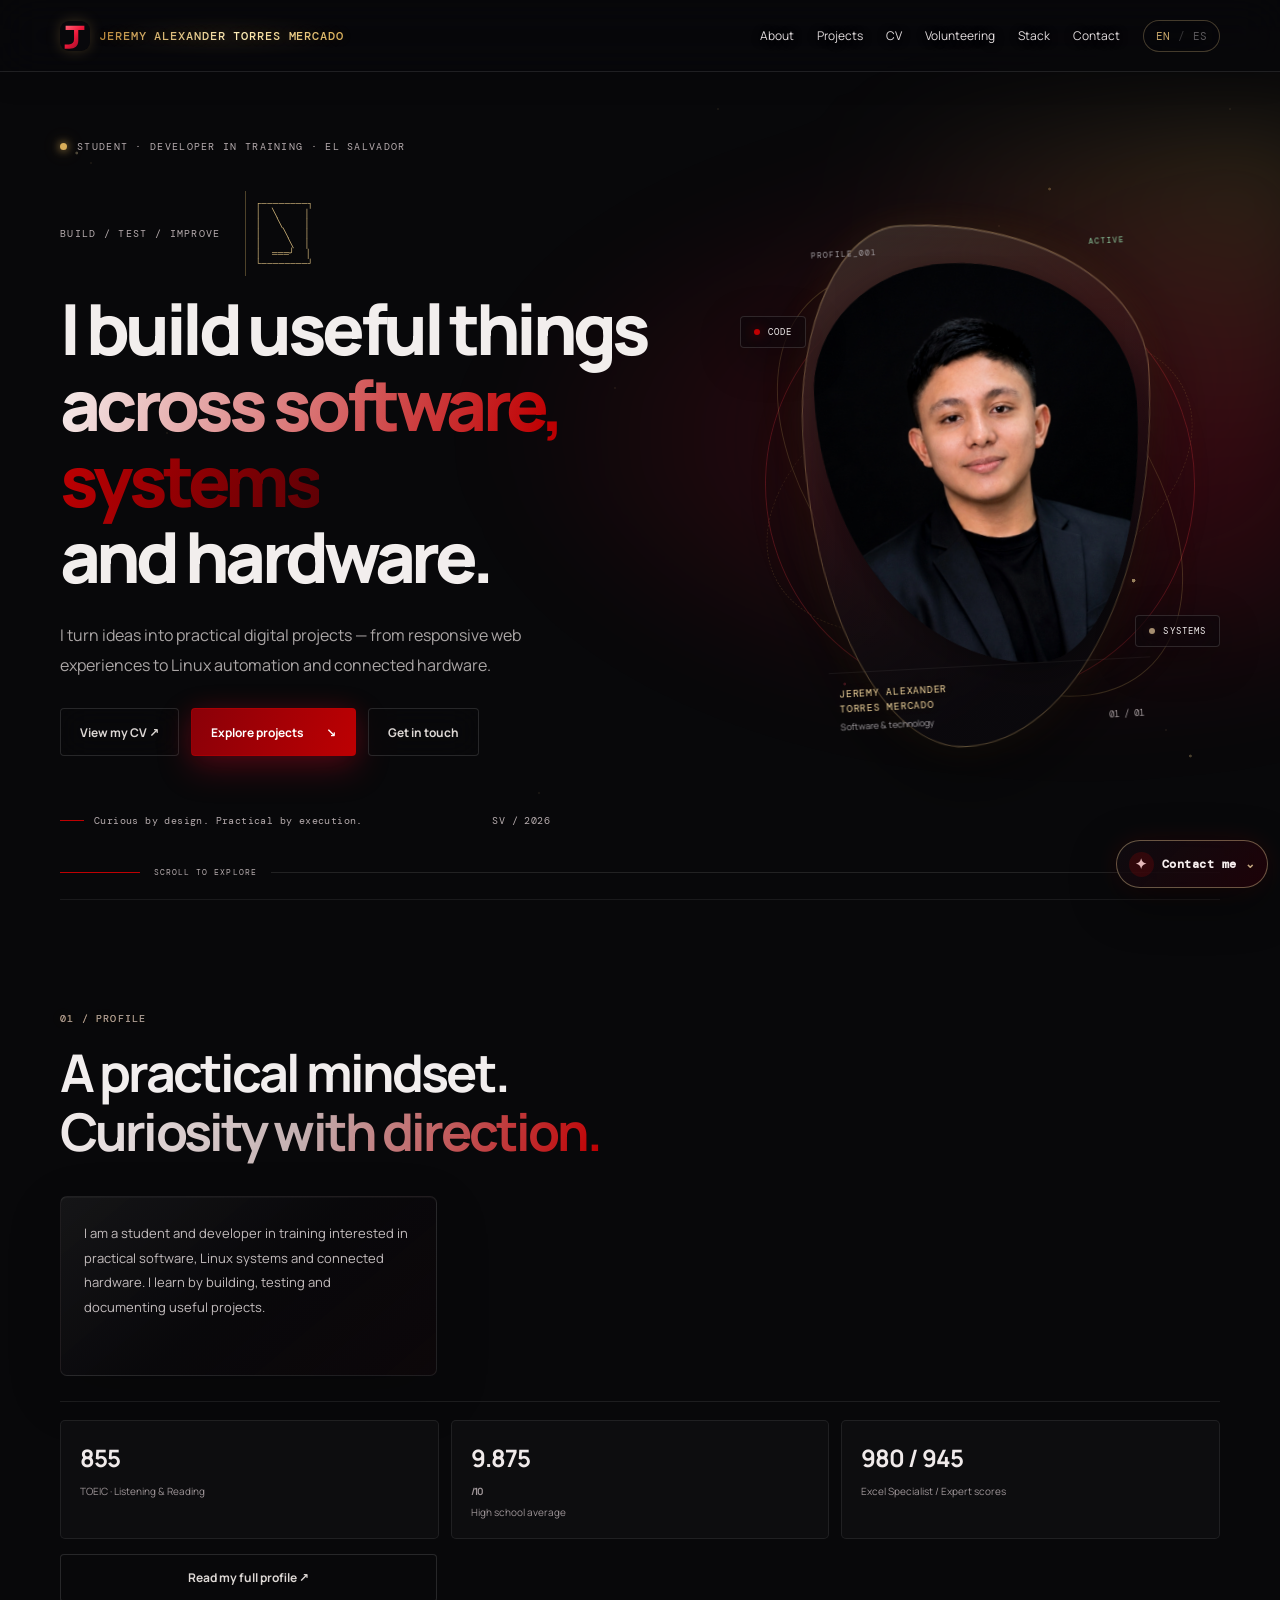
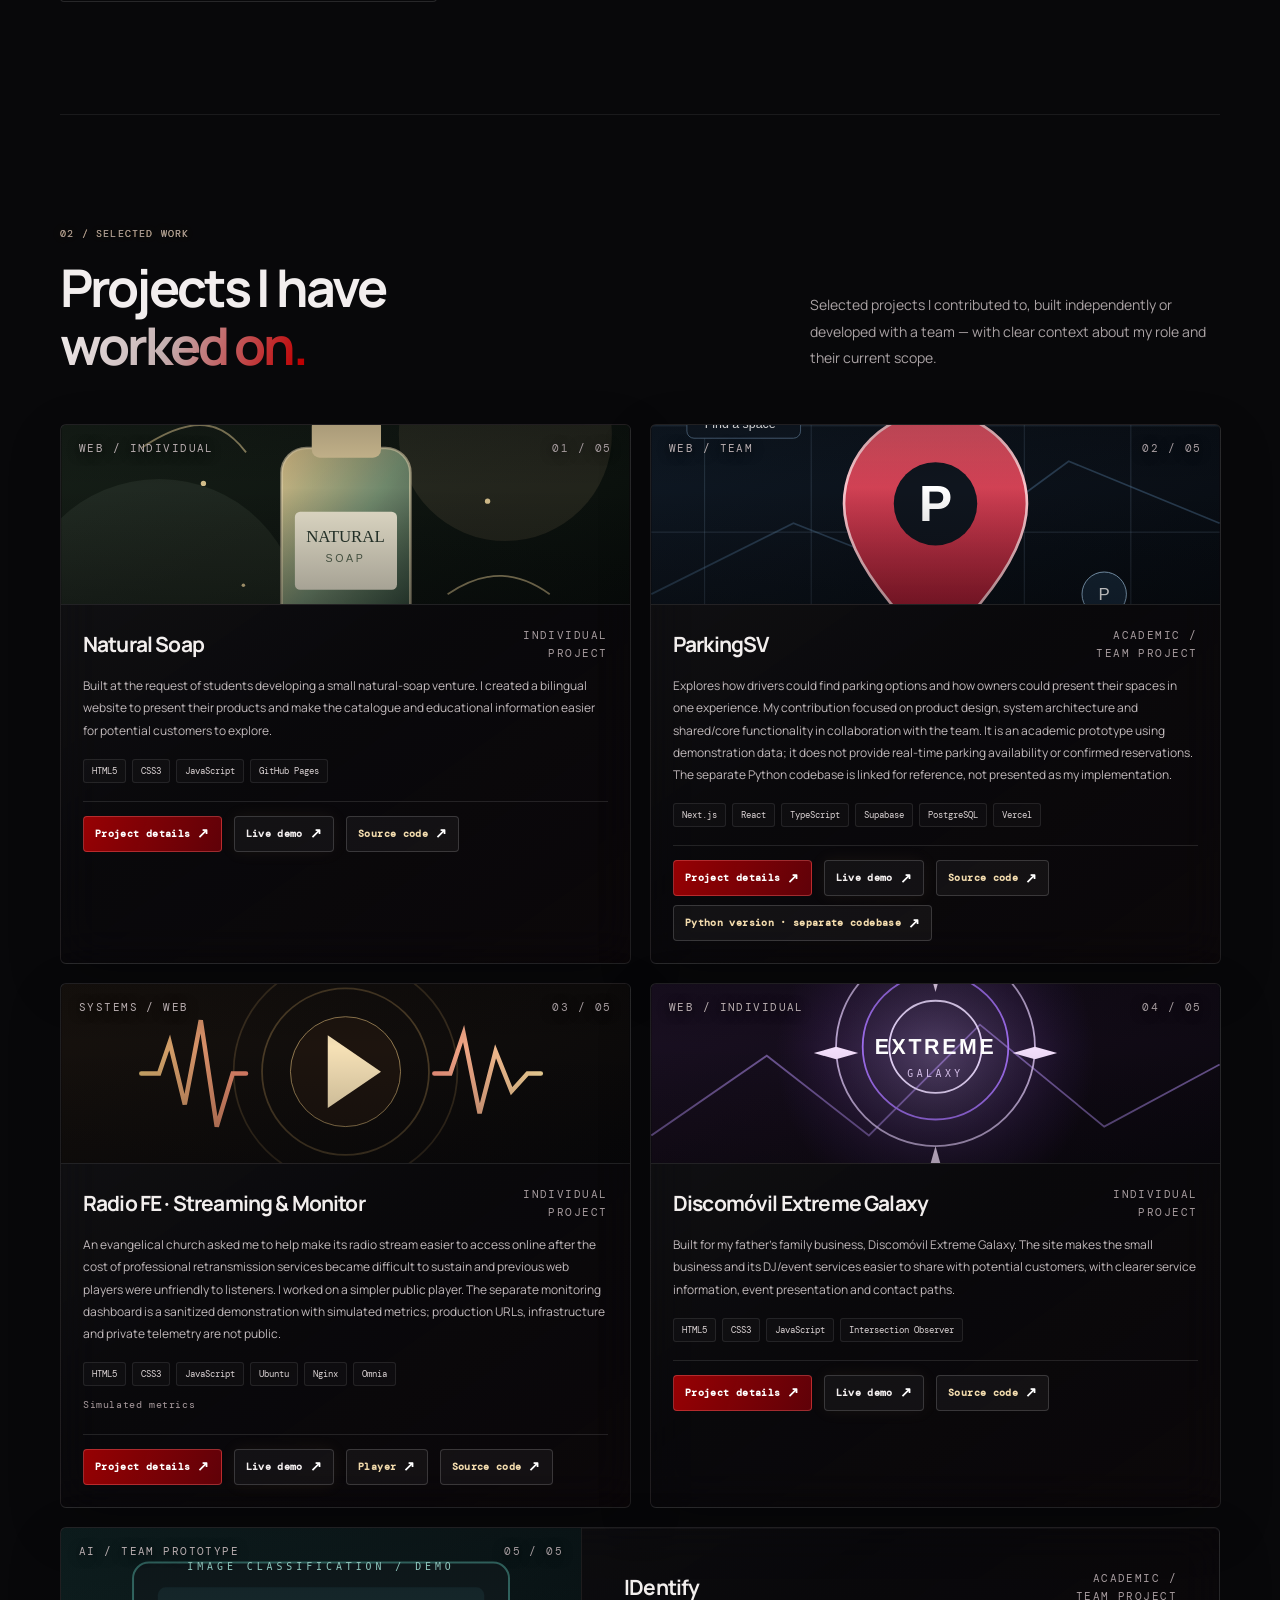
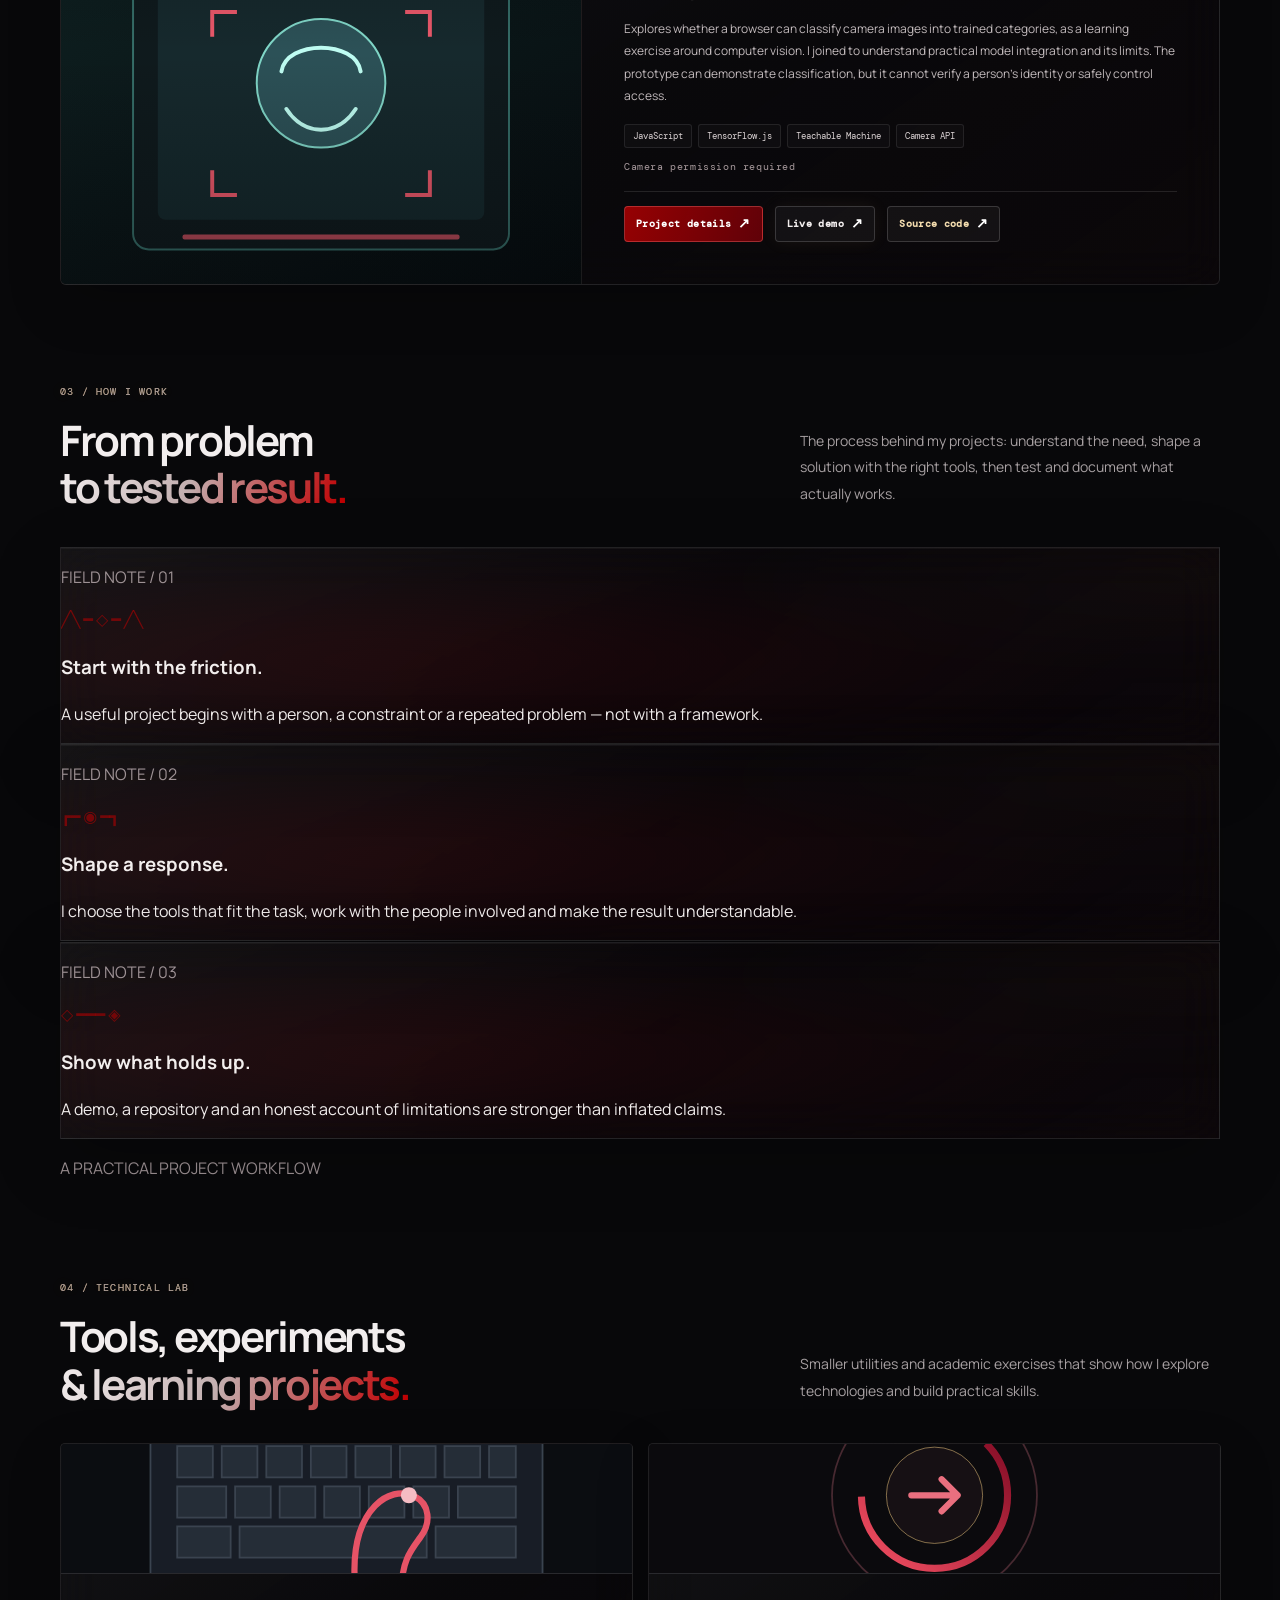
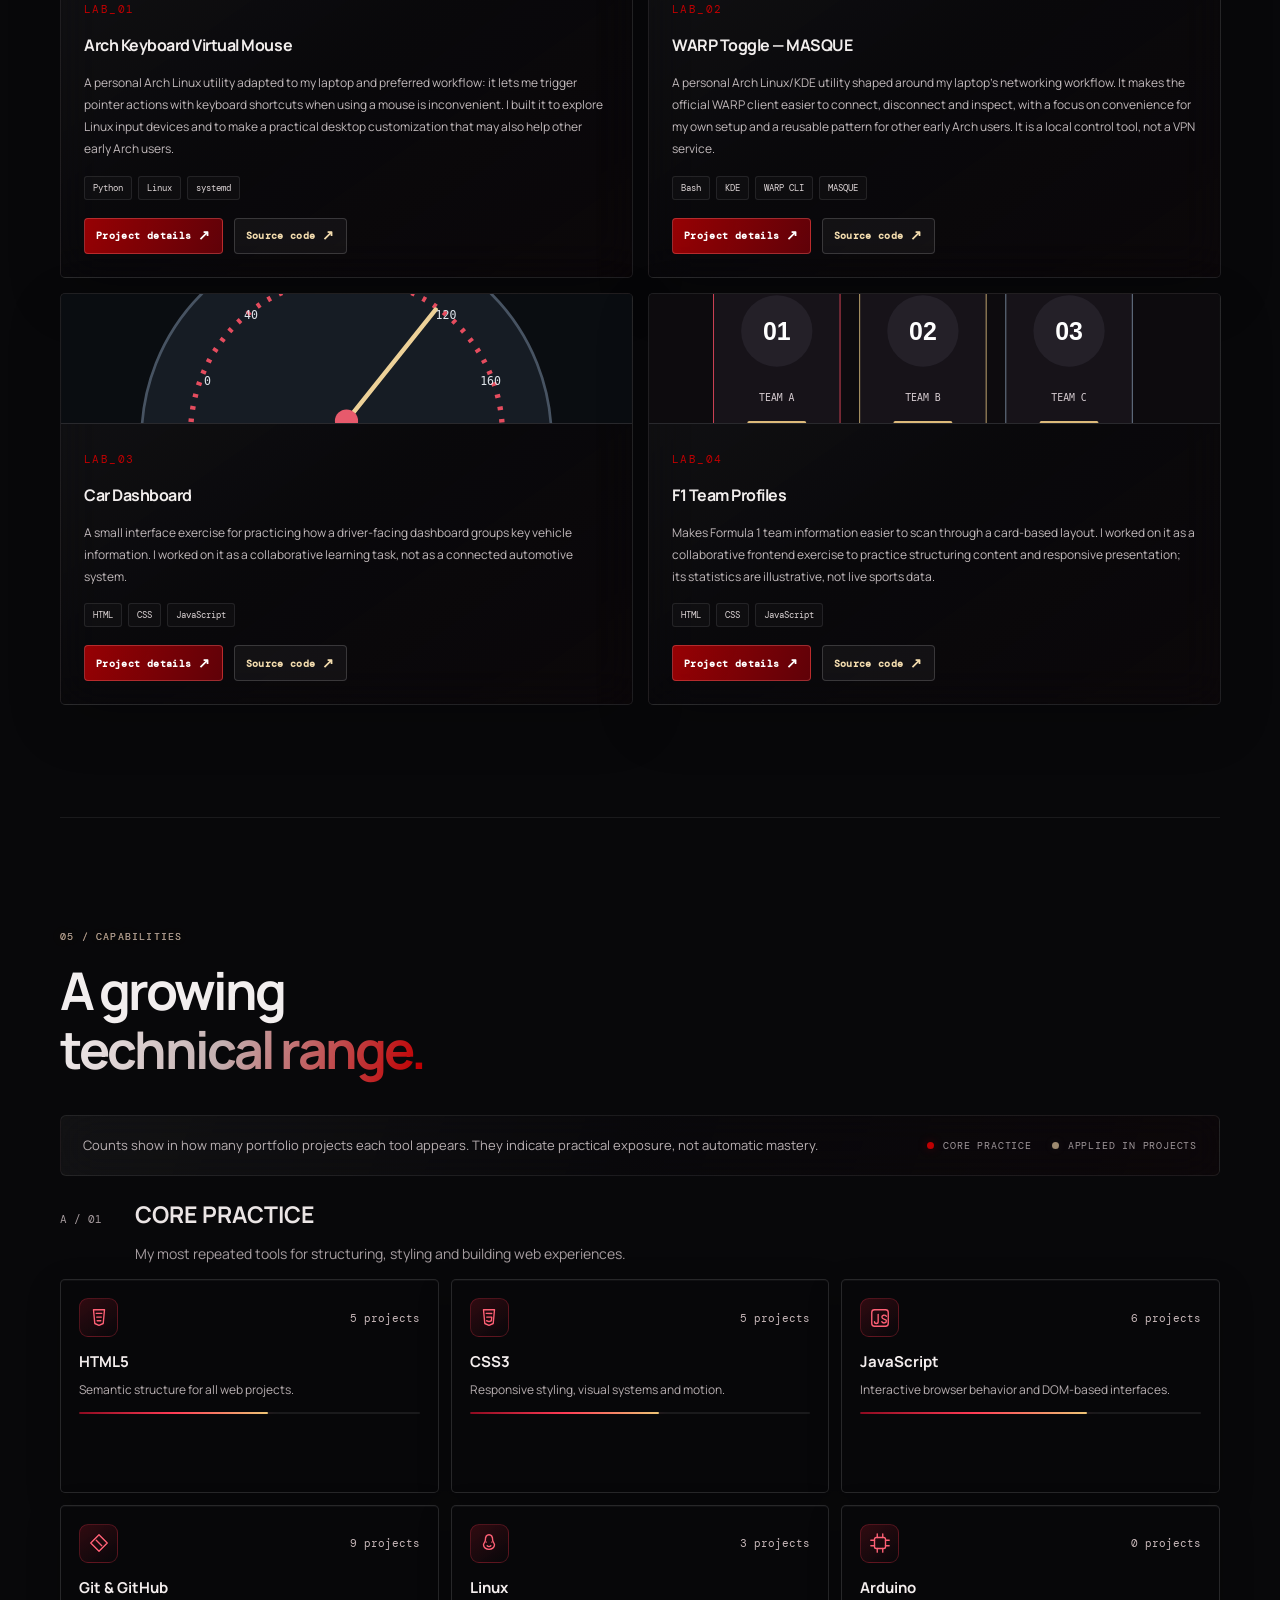
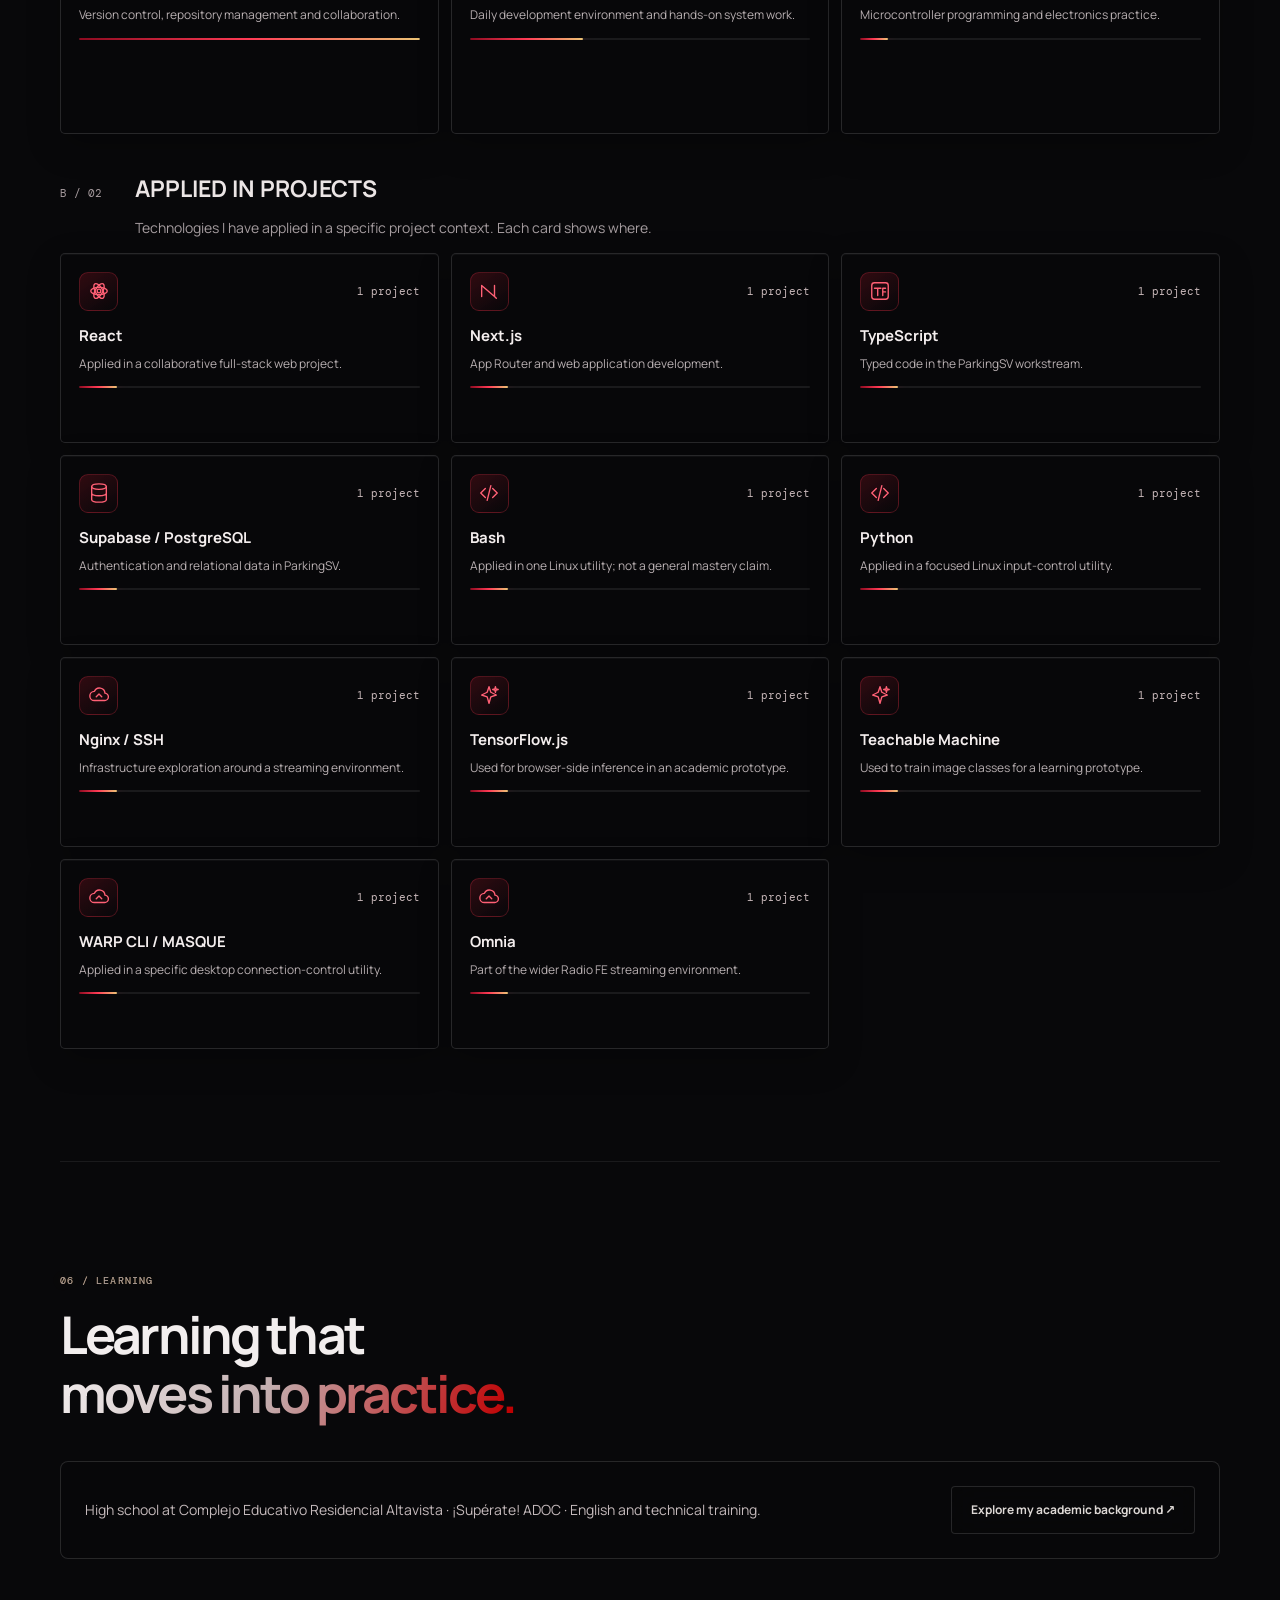
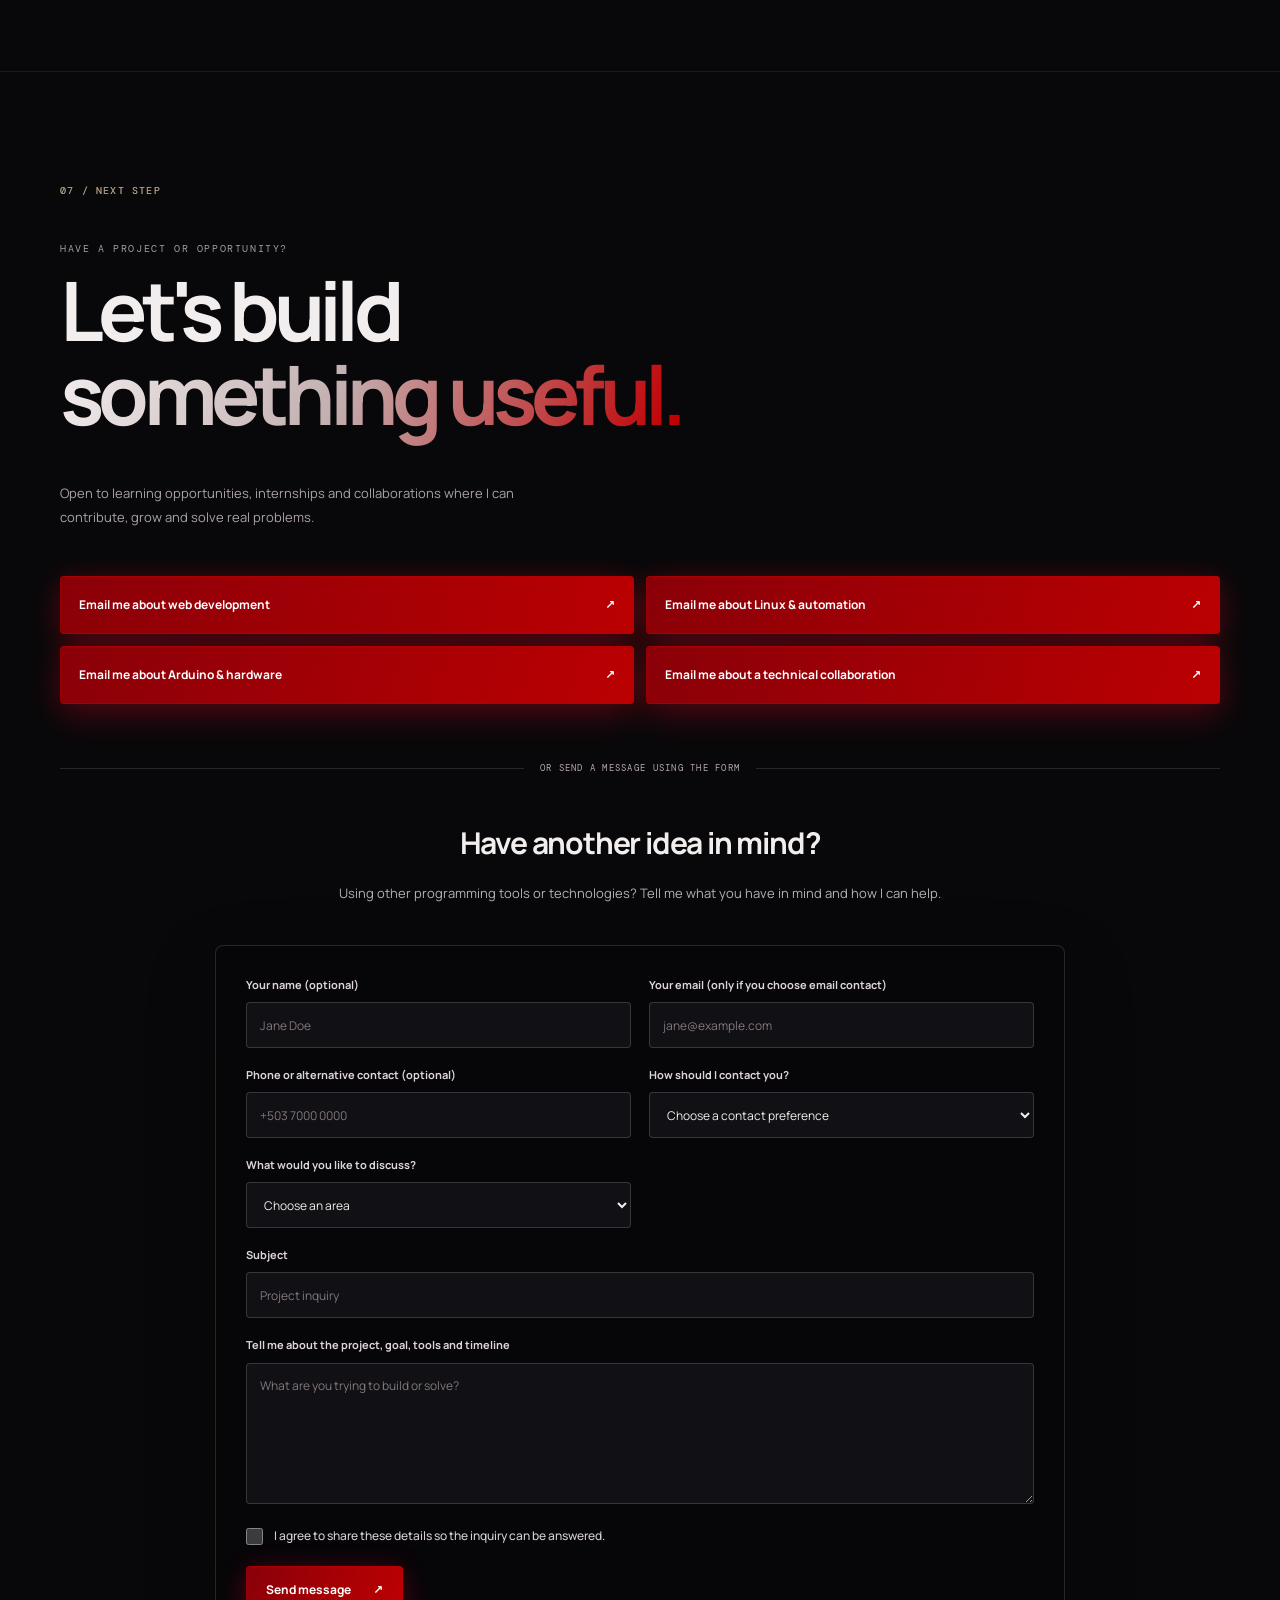
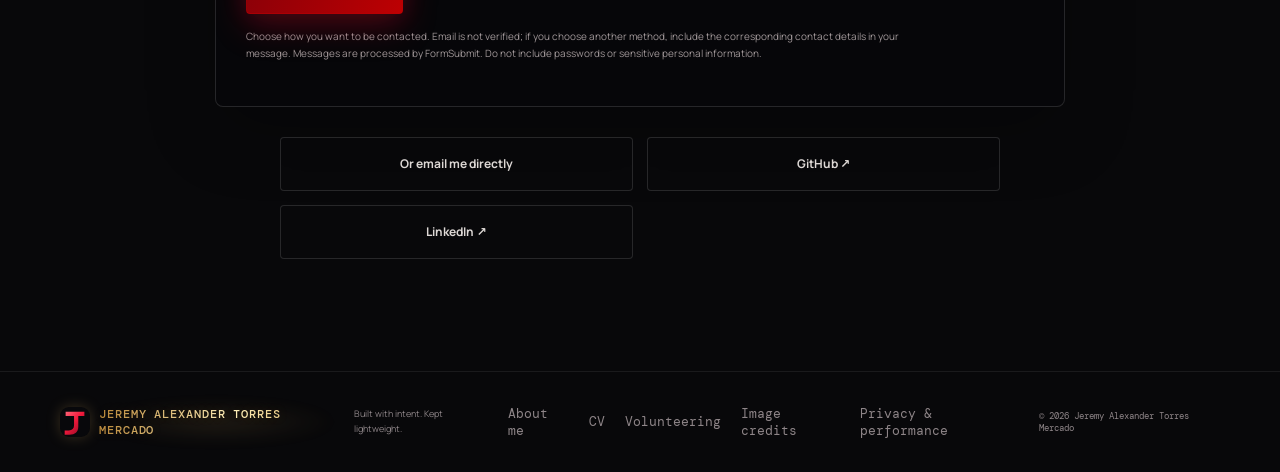
<file: index.html>
<!doctype html>
<html lang="en">
<head>
  <meta charset="utf-8">
  <meta name="viewport" content="width=device-width, initial-scale=1">
  <meta name="theme-color" content="#09090b">
  <meta name="description" data-i18n-content="metaDescription" content="Jeremy Torres — software developer in training. Web development, Linux automation, systems and hardware projects.">
  <meta property="og:title" content="Jeremy Torres — Developer Portfolio">
  <meta property="og:description" content="Software, systems and hardware. Selected projects, technical work and contact.">
  <meta property="og:type" content="website">
  <title data-i18n="documentTitle">Jeremy Torres — Developer Portfolio</title>
  <link rel="icon" href="assets/favicon-final.svg?v=3" type="image/svg+xml" sizes="any">
  <link rel="icon" href="assets/favicon-final-16.svg?v=3" type="image/svg+xml" sizes="16x16">
  <link rel="shortcut icon" href="assets/favicon-final.svg?v=3" type="image/svg+xml">
  <link rel="preconnect" href="https://fonts.googleapis.com">
  <link rel="preconnect" href="https://fonts.gstatic.com" crossorigin>
  <link href="https://fonts.googleapis.com/css2?family=DM+Mono:wght@400;500&family=Manrope:wght@400;500;600;700;800&display=swap" rel="stylesheet">
  <link rel="stylesheet" href="assets/css/styles.css">
  <script defer src="assets/js/translations.js?v=20261111-i18n"></script>
  <script defer src="assets/js/projects.js"></script>
  <script defer src="assets/js/main.js?v=20261111-i18n"></script>
  <script defer src="assets/js/contact-form.js?v=20261111-i18n"></script>
  <script defer src="assets/js/floating-contact.js?v=20261111-i18n"></script>
  <script defer src="assets/js/navigation.js?v=20261111-i18n"></script>
</head>
<body>
  <a class="skip-link" href="#main-content">Skip to content</a>
  <div class="scroll-progress" id="scrollProgress" aria-hidden="true"></div>

  <header class="site-header">
    <a class="brand" href="#home" aria-label="Jeremy Alexander Torres Mercado — home">
      <img class="brand-icon" src="assets/favicon-final.svg" alt="" width="30" height="30">
      <span class="brand-name">JEREMY ALEXANDER TORRES MERCADO</span>
    </a>
    <button class="menu-toggle" id="menuToggle" aria-label="Open navigation" data-i18n-aria-label="menuOpen" aria-expanded="false">
      <span></span><span></span><span></span>
    </button>
    <nav class="main-nav" id="mainNav">
      <a href="about-me.html" data-i18n="navAbout">About me</a>
      <a href="#work" data-i18n="navWork">Projects</a>
      <a href="cv.html">CV</a>
      <a href="volunteering.html">Volunteering</a>
      <a href="#stack" data-i18n="navStack">Stack</a>
      <a href="#contact" data-i18n="navContact">Contact</a>
      <button class="language-switch" id="languageSwitch" type="button" aria-label="Change language" data-i18n-aria-label="languageSwitch">
        <span class="lang-option active" data-lang="en">EN</span>
        <span class="lang-divider">/</span>
        <span class="lang-option" data-lang="es">ES</span>
      </button>
    </nav>
  </header>

  <main id="main-content">
    <section class="hero section-shell" id="home">
      <div class="hero-copy">
        <div class="eyebrow"><span class="pulse-dot" aria-hidden="true"></span><span data-i18n="heroEyebrow">STUDENT · DEVELOPER IN TRAINING · EL SALVADOR</span></div>
        <div class="hero-kicker-row"><p class="hero-kicker" data-i18n="heroKicker">BUILD / TEST / IMPROVE</p><pre class="ascii-sigil" aria-hidden="true">┌────────┐
│  ╲     │
│   ╲    │
│    ╲   │
│     ╲  │
│  ═══╯  │
└────────┘</pre></div>
        <h1><span data-i18n="heroTitleA">I build useful things</span><br><span class="gradient-text" data-i18n="heroTitleB">across software, systems</span><br><span data-i18n="heroTitleC">and hardware.</span></h1>
        <p class="hero-description" data-i18n="heroDescription">I turn ideas into practical digital projects — from responsive web experiences to Linux automation and connected hardware.</p>
        <div class="hero-actions">
          <a class="button button-ghost" href="cv.html">View my CV ↗</a>
          <a class="button button-primary" href="#work"><span data-i18n="heroProjects">Explore projects</span><span aria-hidden="true">↘</span></a>
          <a class="button button-ghost" href="#contact" data-i18n="heroContact">Get in touch</a>
        </div>
        <div class="hero-meta">
          <span><span class="meta-line"></span><span data-i18n="heroMeta">Curious by design. Practical by execution.</span></span>
          <span class="mono">SV / 2026</span>
        </div>
      </div>

      <div class="hero-visual">
        <div class="visual-orbit orbit-one"></div>
        <div class="visual-orbit orbit-two"></div>
        <div class="portrait-frame">
          <div class="portrait-topline"><span>PROFILE_001</span><span class="mono">ACTIVE</span></div>
          <img src="assets/images/profile/yoprofesionalhappyfondonegro.jpg" alt="Professional portrait of Jeremy Torres" data-i18n-alt="portraitAlt" class="portrait">
          <div class="portrait-caption">
            <div><strong>JEREMY ALEXANDER<br>TORRES MERCADO</strong><span data-i18n="portraitRole">Software & technology</span></div>
            <span class="portrait-index">01 / 01</span>
          </div>
        </div>
        <div class="floating-chip chip-code"><span class="chip-dot red"></span> <span>CODE</span></div>
        <div class="floating-chip chip-systems"><span class="chip-dot gold"></span> <span>SYSTEMS</span></div>
      </div>
      <div class="hero-bottom-rule"><span></span><span data-i18n="scrollHint">SCROLL TO EXPLORE</span><span></span></div>
    </section>

    <section class="section-shell intro-section" id="about">
      <div class="section-heading">
        <div>
          <p class="section-index">01 / <span data-i18n="aboutIndex">PROFILE</span></p>
          <h2 data-i18n="aboutTitle">A practical mindset.<br><em>Curiosity with direction.</em></h2>
        </div>
      </div>
      <div class="intro-content">
        <p data-i18n="aboutP1">I am a student and developer in training interested in practical software, Linux systems and connected hardware. I learn by building, testing and documenting useful projects.</p>
        <div class="credential-strip">
          <div class="credential"><strong>855</strong><span data-i18n="credentialToeic">TOEIC · Listening & Reading</span></div>
          <div class="credential"><strong>9.875<span class="small-unit">/10</span></strong><span data-i18n="credentialGrade">High school average</span></div>
          <div class="credential"><strong>980 / 945</strong><span data-i18n="credentialExcel">Excel Specialist / Expert scores</span></div>
        </div>
        <a class="button button-ghost" href="about-me.html" data-i18n="aboutMore">Read my full profile ↗</a>
      </div>    </section>

    <section class="section-shell work-section" id="work">
      <div class="section-heading work-heading">
        <div>
          <p class="section-index">02 / <span data-i18n="workIndex">SELECTED WORK</span></p>
          <h2 data-i18n="workTitle">Projects with a<br><em>purpose behind them.</em></h2>
        </div>
        <p class="section-aside" data-i18n="workAside">A selection of completed work, prototypes and technical experiments. Each project is presented with its real scope and limitations.</p>
      </div>
      <div class="project-grid" id="projectGrid"></div>
      <div class="lab-heading methodology-heading">
        <div>
          <p class="section-index">03 / <span data-i18n="methodIndex">HOW I WORK</span></p>
          <h3 data-i18n="methodTitle">From problem<br><em>to tested result.</em></h3>
        </div>
        <p data-i18n="methodAside">The process behind my projects: understand the need, shape a solution with the right tools, then test and document what actually works.</p>
      </div>
      <div class="story-section" id="storySequence" aria-label="Project storytelling" data-i18n-aria-label="storytellingLabel">
        <div class="story-track">
          <article class="story-panel story-panel-intro">
            <p class="story-panel-index mono">FIELD NOTE / 01</p>
            <span class="story-ornament" aria-hidden="true">╱╲ ━ ◇ ━ ╱╲</span>
            <h3 data-i18n="storyOneTitle">Start with the friction.</h3>
            <p data-i18n="storyOneBody">A useful project begins with a person, a constraint or a repeated problem — not with a framework.</p>
          </article>
          <article class="story-panel story-panel-build">
            <p class="story-panel-index mono">FIELD NOTE / 02</p>
            <span class="story-ornament" aria-hidden="true">┏━ ◉ ━┓</span>
            <h3 data-i18n="storyTwoTitle">Shape a response.</h3>
            <p data-i18n="storyTwoBody">I choose the tools that fit the task, work with the people involved and make the result understandable.</p>
          </article>
          <article class="story-panel story-panel-proof">
            <p class="story-panel-index mono">FIELD NOTE / 03</p>
            <span class="story-ornament" aria-hidden="true">◇ ━━━ ◈</span>
            <h3 data-i18n="storyThreeTitle">Show what holds up.</h3>
            <p data-i18n="storyThreeBody">A demo, a repository and an honest account of limitations are stronger than inflated claims.</p>
          </article>
        </div>
        <div class="story-progress"><span id="storyProgress"></span></div>
        <p class="story-scroll-hint" data-i18n="storyScroll">KEEP SCROLLING TO MOVE THROUGH THE STORY</p>
      </div>


      <div class="lab-heading">
        <div>
          <p class="section-index">04 / <span data-i18n="labIndex">TECHNICAL LAB</span></p>
          <h3 data-i18n="labTitle">Tools, experiments<br><em>& learning projects.</em></h3>
        </div>
        <p data-i18n="labAside">Smaller utilities and academic exercises that show how I explore technologies and build practical skills.</p>
      </div>
      <div class="lab-grid" id="labGrid"></div>
    </section>

    <section class="section-shell stack-section" id="stack">
      <div class="section-heading">
        <p class="section-index">05 / <span data-i18n="stackIndex">TOOLKIT</span></p>
        <h2 data-i18n="stackTitle">A flexible<br><em>technical toolkit.</em></h2>
      </div>
      <div class="capability-layout">
        <div class="capability-intro">
          <p data-i18n="stackNote">Counts show in how many portfolio projects each tool appears. They indicate practical exposure, not automatic mastery.</p>
          <div class="capability-legend">
            <span><i class="legend-dot core"></i><span data-i18n="stackCore">CORE PRACTICE</span></span>
            <span><i class="legend-dot applied"></i><span data-i18n="stackApplied">APPLIED IN PROJECTS</span></span>
          </div>
        </div>
        <div class="capability-groups">
          <section class="capability-group">
            <div class="capability-heading"><span class="capability-index">A / 01</span><h3 data-i18n="stackCore">Core practice</h3><p data-i18n="coreNote">My most repeated tools for structuring, styling and building web experiences.</p></div>
            <div class="capability-grid" id="coreCapabilities"></div>
          </section>
          <section class="capability-group">
            <div class="capability-heading"><span class="capability-index">B / 02</span><h3 data-i18n="stackApplied">Applied in projects</h3><p data-i18n="appliedNote">Technologies I have applied in a specific project context. Each card shows where.</p></div>
            <div class="capability-grid" id="appliedCapabilities"></div>
          </section>
        </div>
      </div>   </section>

    <section class="section-shell education-section">
      <div class="section-heading">
        <p class="section-index">06 / <span data-i18n="educationIndex">LEARNING</span></p>
        <h2 data-i18n="educationTitle">Learning that<br><em>moves into practice.</em></h2>
      </div>
      <div class="education-preview page-card">
        <p data-i18n="educationPreview">High school at Complejo Educativo Residencial Altavista · ¡Supérate! ADOC · English and technical training.</p>
        <a class="button button-ghost" href="about-me.html" data-i18n="educationMore">Explore my academic background ↗</a>
      </div>
    </section>
    <section class="contact-section" id="contact">
      <div class="section-shell contact-inner">
        <p class="section-index">07 / <span data-i18n="contactIndex">NEXT STEP</span></p>
        <p class="contact-overline" data-i18n="contactOverline">HAVE A PROJECT OR OPPORTUNITY?</p>
        <h2 data-i18n="contactTitle">Let's build<br><em>something useful.</em></h2>
        <p class="contact-copy" data-i18n="contactCopy">Open to learning opportunities, internships and collaborations where I can contribute, grow and solve real problems.</p>

        <div class="contact-quick-links" aria-label="Email templates" data-i18n-aria-label="emailTemplatesLabel">
          <a class="button button-primary" href="mailto:jeremy.torres.1.2026@gmail.com?subject=Web%20development%20inquiry&body=Hi%20Jeremy%2C%0A%0AI%27d%20like%20to%20discuss%20a%20web%20development%20project.%0A%0AProject%3A%0AGoal%3A%0ATimeline%3A%0A%0AMy%20name%3A%0AMy%20contact%3A%0A%0AThanks." data-en-href="mailto:jeremy.torres.1.2026@gmail.com?subject=Web%20development%20inquiry&body=Hi%20Jeremy%2C%0A%0AI%27d%20like%20to%20discuss%20a%20web%20development%20project.%0A%0AProject%3A%0AGoal%3A%0ATimeline%3A%0A%0AMy%20name%3A%0AMy%20contact%3A%0A%0AThanks." data-es-href="mailto:jeremy.torres.1.2026@gmail.com?subject=Consulta%20sobre%20desarrollo%20web&body=Hola%20Jeremy%2C%0A%0AMe%20gustar%C3%ADa%20conversar%20sobre%20un%20proyecto%20de%20desarrollo%20web.%0A%0AProyecto%3A%0AObjetivo%3A%0APlazo%3A%0A%0AMi%20nombre%3A%0AMi%20contacto%3A%0A%0AGracias.""><span data-i18n="contactWebButton">Email me about web development</span> ↗</a>
          <a class="button button-primary" href="mailto:jeremy.torres.1.2026@gmail.com?subject=Linux%20and%20automation%20inquiry&body=Hi%20Jeremy%2C%0A%0AI%27d%20like%20to%20discuss%20a%20Linux%20or%20automation%20project.%0A%0AEnvironment%3A%0AProblem%3A%0AExpected%20result%3A%0A%0AMy%20name%3A%0AMy%20contact%3A%0A%0AThanks." data-en-href="mailto:jeremy.torres.1.2026@gmail.com?subject=Linux%20and%20automation%20inquiry&body=Hi%20Jeremy%2C%0A%0AI%27d%20like%20to%20discuss%20a%20Linux%20or%20automation%20project.%0A%0AEnvironment%3A%0AProblem%3A%0AExpected%20result%3A%0A%0AMy%20name%3A%0AMy%20contact%3A%0A%0AThanks." data-es-href="mailto:jeremy.torres.1.2026@gmail.com?subject=Consulta%20sobre%20Linux%20y%20automatizaci%C3%B3n&body=Hola%20Jeremy%2C%0A%0AMe%20gustar%C3%ADa%20conversar%20sobre%20un%20proyecto%20de%20Linux%20o%20automatizaci%C3%B3n.%0A%0AEntorno%3A%0AProblema%3A%0AResultado%20esperado%3A%0A%0AMi%20nombre%3A%0AMi%20contacto%3A%0A%0AGracias.""><span data-i18n="contactLinuxButton">Email me about Linux & automation</span> ↗</a>
          <a class="button button-primary" href="mailto:jeremy.torres.1.2026@gmail.com?subject=Arduino%20and%20hardware%20inquiry&body=Hi%20Jeremy%2C%0A%0AI%27d%20like%20to%20discuss%20an%20Arduino%20or%20hardware%20project.%0A%0AComponents%3A%0AGoal%3A%0AConstraints%3A%0A%0AMy%20name%3A%0AMy%20contact%3A%0A%0AThanks." data-en-href="mailto:jeremy.torres.1.2026@gmail.com?subject=Arduino%20and%20hardware%20inquiry&body=Hi%20Jeremy%2C%0A%0AI%27d%20like%20to%20discuss%20an%20Arduino%20or%20hardware%20project.%0A%0AComponents%3A%0AGoal%3A%0AConstraints%3A%0A%0AMy%20name%3A%0AMy%20contact%3A%0A%0AThanks." data-es-href="mailto:jeremy.torres.1.2026@gmail.com?subject=Consulta%20sobre%20Arduino%20y%20hardware&body=Hola%20Jeremy%2C%0A%0AMe%20gustar%C3%ADa%20conversar%20sobre%20un%20proyecto%20de%20Arduino%20o%20hardware.%0A%0AComponentes%3A%0AObjetivo%3A%0ARestricciones%3A%0A%0AMi%20nombre%3A%0AMi%20contacto%3A%0A%0AGracias.""><span data-i18n="contactHardwareButton">Email me about Arduino & hardware</span> ↗</a>
          <a class="button button-primary" href="mailto:jeremy.torres.1.2026@gmail.com?subject=Technical%20collaboration%20inquiry&body=Hi%20Jeremy%2C%0A%0AI%27d%20like%20to%20discuss%20a%20technical%20collaboration.%0A%0AContext%3A%0AWhat%20I%20need%3A%0A%0AMy%20name%3A%0AMy%20contact%3A%0A%0AThanks." data-en-href="mailto:jeremy.torres.1.2026@gmail.com?subject=Technical%20collaboration%20inquiry&body=Hi%20Jeremy%2C%0A%0AI%27d%20like%20to%20discuss%20a%20technical%20collaboration.%0A%0AContext%3A%0AWhat%20I%20need%3A%0A%0AMy%20name%3A%0AMy%20contact%3A%0A%0AThanks." data-es-href="mailto:jeremy.torres.1.2026@gmail.com?subject=Consulta%20sobre%20colaboraci%C3%B3n%20t%C3%A9cnica&body=Hola%20Jeremy%2C%0A%0AMe%20gustar%C3%ADa%20conversar%20sobre%20una%20colaboraci%C3%B3n%20t%C3%A9cnica.%0A%0AContexto%3A%0AQu%C3%A9%20necesito%3A%0A%0AMi%20nombre%3A%0AMi%20contacto%3A%0A%0AGracias.""><span data-i18n="contactCollabButton">Email me about a technical collaboration</span> ↗</a>
        </div>

        <div class="contact-divider"><span data-i18n="contactOr">OR SEND A MESSAGE USING THE FORM</span></div>
        <div class="contact-form-heading" id="contactFormAnchor">
          <h3 data-i18n="contactFormTitle">Have another idea in mind?</h3>
          <p data-i18n="contactFormIntro">Using other programming tools or technologies? Tell me what you have in mind and how I can help.</p>
        </div>
        <form class="contact-form" id="contactForm" action="https://formsubmit.co/jeremy.torres.1.2026@gmail.com" method="POST">
          <input type="hidden" name="_subject" value="New portfolio contact — Jeremy Torres" data-en-value="New portfolio contact — Jeremy Torres" data-es-value="Nuevo contacto desde el portafolio — Jeremy Torres">
          <input type="hidden" name="_template" value="table">
          <input type="hidden" name="_replyto" value="">
          <input type="hidden" name="_url" value="https://jeremy-megajs.github.io/Portfolio/index.html#contactForm">
          <input type="hidden" name="_captcha" value="true">
          <input type="text" name="_honey" class="contact-honeypot" tabindex="-1" autocomplete="off" aria-hidden="true">
          <div class="contact-form-grid">
            <label><span data-i18n="formName">Your name (optional)</span><input name="name" type="text" autocomplete="name" maxlength="100" placeholder="Jane Doe"></label>
            <label><span data-i18n="formEmail">Your email (only if you choose email contact)</span><input name="email" id="contactEmail" type="email" autocomplete="email" maxlength="160" placeholder="jane@example.com"></label>
            <label><span data-i18n="formPhone">Phone or alternative contact (optional)</span><input name="phone" type="tel" autocomplete="tel" maxlength="40" placeholder="+503 7000 0000"></label>
            <label><span data-i18n="formContactMethod">How should I contact you?</span><select name="contact_method" id="contactMethod" required><option value="" data-i18n="formContactMethodPlaceholder">Choose a contact preference</option><option value="Email" data-i18n="formContactEmail">Email (provide it above)</option><option value="WhatsApp or phone" data-i18n="formContactPhone">WhatsApp or phone (include the number in your message)</option><option value="Social or professional account" data-i18n="formContactHandle">GitHub, Discord or another account (include your handle in the message)</option><option value="Anonymous / no reply needed" data-i18n="formContactAnonymous">Anonymous — no reply needed</option></select></label>
            <label><span data-i18n="formArea">What would you like to discuss?</span>
              <select name="area" id="contactArea" required>
                <option value="" data-i18n="formAreaPlaceholder">Choose an area</option>
                <option value="Web development" data-i18n="formWeb">Web development</option>
                <option value="Linux and automation" data-i18n="formLinux">Linux & automation</option>
                <option value="Arduino and hardware" data-i18n="formHardware">Arduino & hardware</option>
                <option value="Technical collaboration" data-i18n="formCollab">Technical collaboration</option>
                <option value="Other tools and technologies" data-i18n="formOther">Other tools and technologies</option>
                <option value="Internship or learning opportunity" data-i18n="formOpportunity">Internship or learning opportunity</option>
              </select>
            </label>
            <label class="contact-form-full"><span data-i18n="formSubject">Subject</span><input name="subject" type="text" required maxlength="140" placeholder="Project inquiry"></label>
            <label class="contact-form-full"><span data-i18n="formMessage">Tell me about the project, goal, tools, timeline and your contact details if you want a reply</span><textarea name="message" rows="6" required minlength="20" maxlength="5000" placeholder="What are you trying to build or solve?"></textarea></label>
          </div>
          <div class="contact-consent"><label><input type="checkbox" name="consent" required><span data-i18n="formConsent">I agree to send this message to Jeremy. I have stated how I prefer to be contacted.</span></label></div>
          <button class="button button-primary contact-submit" type="submit"><span data-i18n="formSubmit">Send message</span> ↗</button>
          <p class="contact-form-note" data-i18n="formPrivacy">Your details will be used only to reply to your inquiry. Please do not include passwords or sensitive personal information.</p>
        </form>
        <div class="contact-footer-links">
          <a class="button button-ghost" href="mailto:jeremy.torres.1.2026@gmail.com" data-i18n="contactDirectEmail">Or email me directly</a>
          <a class="button button-ghost" href="https://github.com/Jeremy-MegaJS" target="_blank" rel="noopener noreferrer">GitHub ↗</a>
          <a class="button button-ghost" href="https://www.linkedin.com/in/jeremy-alexander-torres-mercado-213b78411" target="_blank" rel="noopener noreferrer">LinkedIn ↗</a>
        </div>
      </div>
    </section>  </main>  <footer class="site-footer">
    <div class="section-shell footer-inner">
      <a class="brand" href="#home" aria-label="Jeremy Alexander Torres Mercado — home"><img class="brand-icon" src="assets/favicon-final.svg" alt="" width="30" height="30"><span class="brand-name">JEREMY ALEXANDER TORRES MERCADO</span></a>
      <p data-i18n="footerLine">Built with intent. Kept lightweight.</p>
      <div class="footer-links"><a href="about-me.html">About me</a><a href="cv.html">CV</a><a href="volunteering.html">Volunteering</a><a href="credits.html">Image credits</a><a href="privacy.html" data-i18n="privacyLink">Privacy & performance</a><span>© <span id="year"></span> Jeremy Alexander Torres Mercado</span></div>
    </div>
  </footer>
  <script defer src="assets/js/ambient-pixels.js"></script>
</body>
</html>
</file>
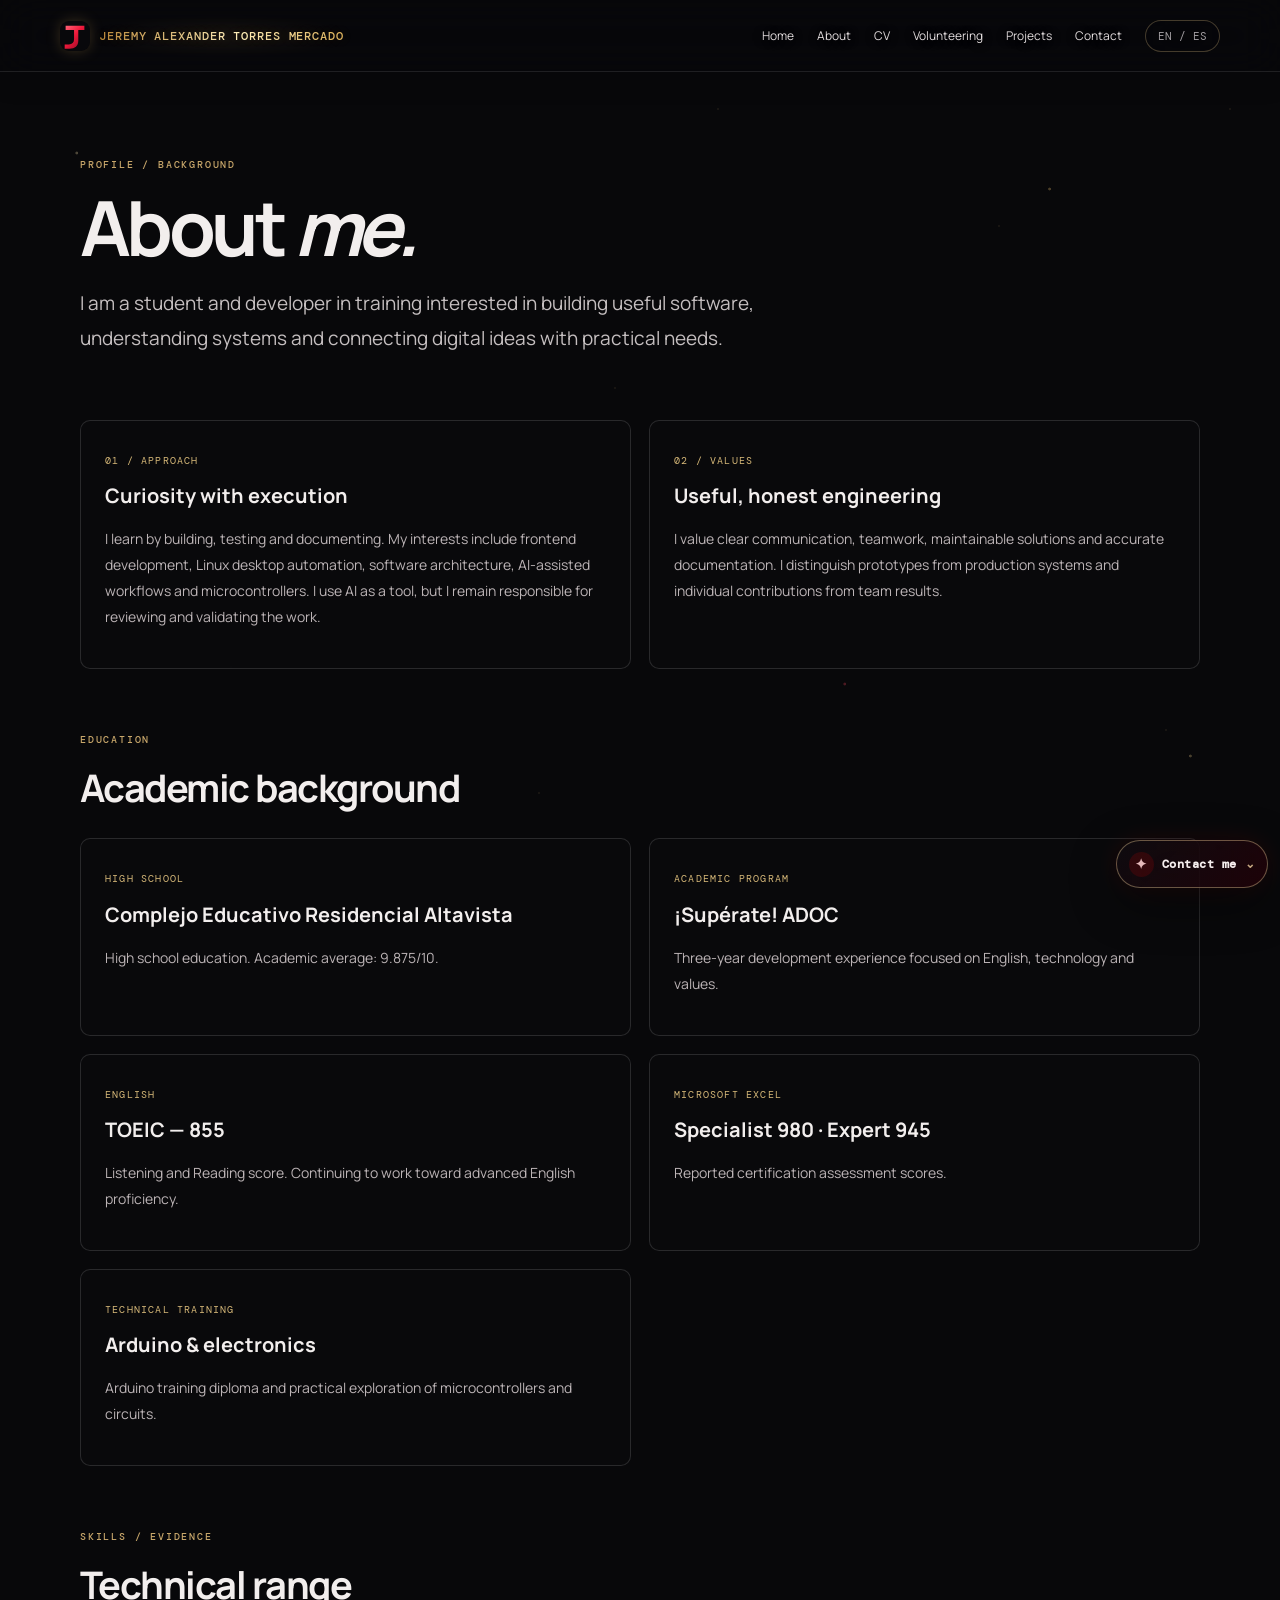
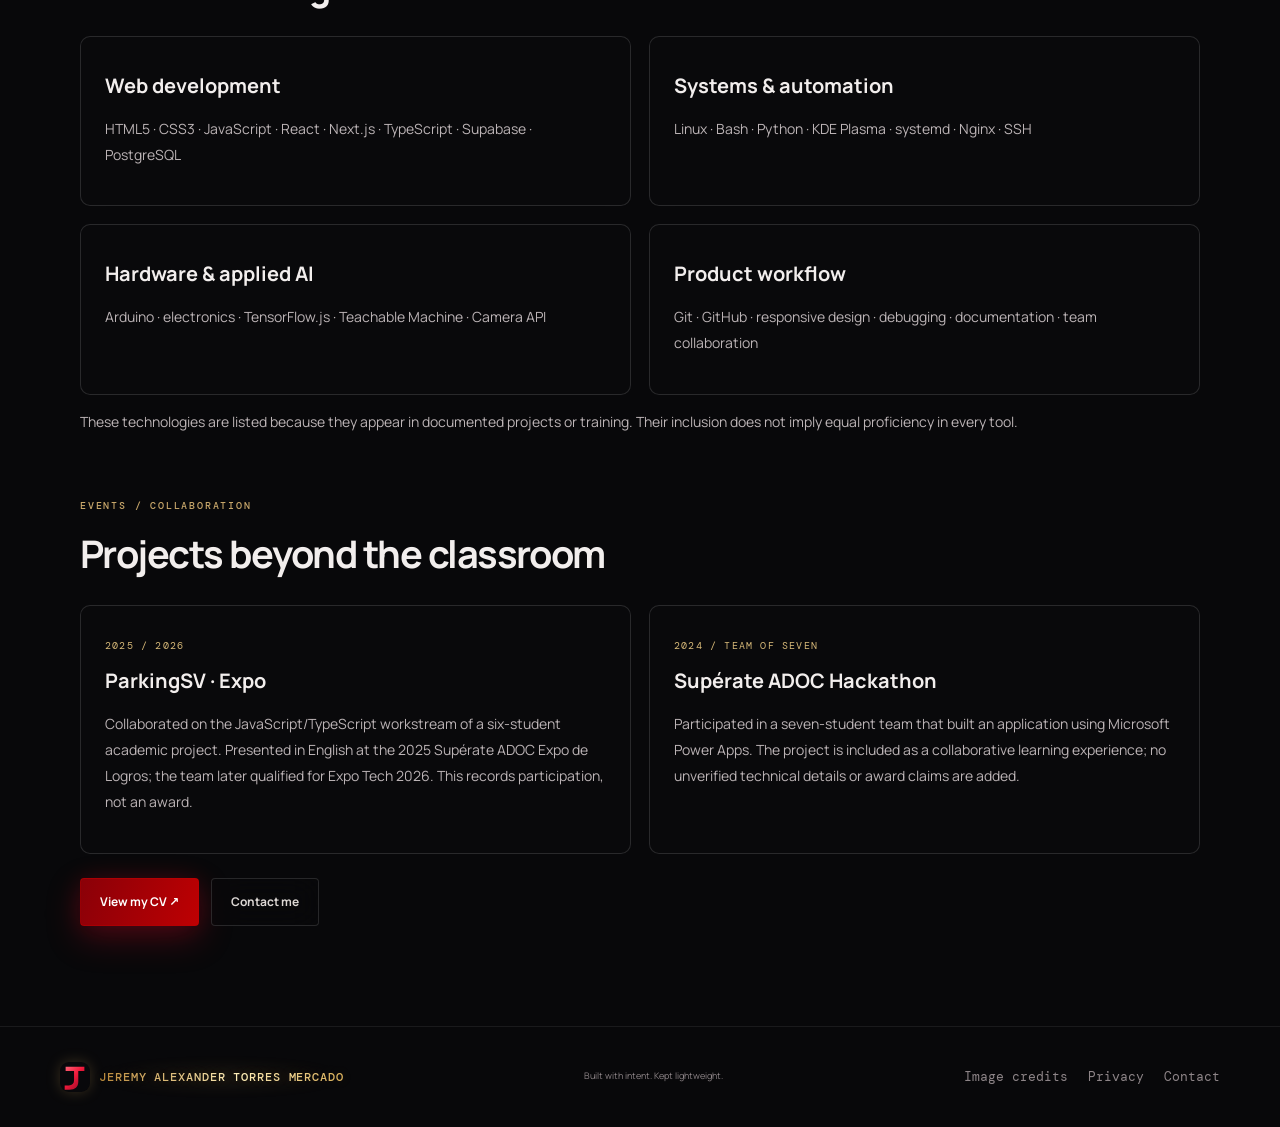
<file: about-me.html>
<!doctype html>
<html lang="en"><head><meta charset="utf-8"><meta name="viewport" content="width=device-width,initial-scale=1"><meta name="theme-color" content="#09090b"><meta name="description" content="A detailed profile of Jeremy Torres: education, practical skills, projects, learning and achievements."><title>About me — Jeremy Torres</title><link rel="icon" href="assets/favicon-final.svg" type="image/svg+xml"><link rel="preconnect" href="https://fonts.googleapis.com"><link rel="preconnect" href="https://fonts.gstatic.com" crossorigin><link href="https://fonts.googleapis.com/css2?family=DM+Mono:wght@400;500&family=Manrope:wght@400;500;600;700;800&display=swap" rel="stylesheet"><link rel="stylesheet" href="assets/css/styles.css"><script defer src="assets/js/subpages.js?v=20261111-i18n"></script>  <script defer src="assets/js/floating-contact.js?v=20261111-i18n"></script><script defer src="assets/js/navigation.js?v=20261111-i18n"></script>
</head><body><header class="site-header"><a class="brand" href="index.html" aria-label="Jeremy Alexander Torres Mercado — home"><img class="brand-icon" src="assets/favicon-final.svg" alt="" width="30" height="30"><span class="brand-name">JEREMY ALEXANDER TORRES MERCADO</span></a><button class="menu-toggle" id="menuToggle" type="button" aria-label="Open navigation" aria-expanded="false"><span></span><span></span><span></span></button><nav class="main-nav" id="mainNav"><a href="index.html">Home</a><a href="about-me.html">About</a><a href="cv.html">CV</a><a href="volunteering.html">Volunteering</a><a href="index.html#work">Projects</a><a href="index.html#contact">Contact</a><button class="language-switch" id="pageLanguage" type="button" aria-label="Change language">EN / ES</button></nav></header><main class="page-shell">
<p class="page-kicker" data-en="PROFILE / BACKGROUND" data-es="PERFIL / TRAYECTORIA">PROFILE / BACKGROUND</p>
<h1 class="page-title" data-en="About <em>me.</em>" data-es="Sobre <em>mí.</em>">About <em>me.</em></h1>
<p class="page-lead" data-en="I am a student and developer in training interested in building useful software, understanding systems and connecting digital ideas with practical needs." data-es="Soy estudiante y desarrollador en formación. Me interesa construir software útil, comprender los sistemas y conectar las ideas digitales con necesidades prácticas.">I am a student and developer in training interested in building useful software, understanding systems and connecting digital ideas with practical needs.</p>
<section class="page-section page-grid">
<article class="page-card"><span class="page-meta">01 / APPROACH</span><h3 data-en="Curiosity with execution" data-es="Curiosidad con ejecución">Curiosity with execution</h3><p data-en="I learn by building, testing and documenting. My interests include frontend development, Linux desktop automation, software architecture, AI-assisted workflows and microcontrollers. I use AI as a tool, but I remain responsible for reviewing and validating the work." data-es="Aprendo construyendo, probando y documentando. Me interesan el desarrollo frontend, la automatización de escritorio en Linux, la arquitectura de software, los flujos asistidos por IA y los microcontroladores. Utilizo IA como herramienta, pero mantengo la responsabilidad de revisar y validar el trabajo.">I learn by building, testing and documenting. My interests include frontend development, Linux desktop automation, software architecture, AI-assisted workflows and microcontrollers. I use AI as a tool, but I remain responsible for reviewing and validating the work.</p></article>
<article class="page-card"><span class="page-meta">02 / VALUES</span><h3 data-en="Useful, honest engineering" data-es="Ingeniería útil y honesta">Useful, honest engineering</h3><p data-en="I value clear communication, teamwork, maintainable solutions and accurate documentation. I distinguish prototypes from production systems and individual contributions from team results." data-es="Valoro la comunicación clara, el trabajo en equipo, las soluciones mantenibles y la documentación precisa. Distingo los prototipos de los sistemas de producción y mis contribuciones individuales de los resultados colectivos.">I value clear communication, teamwork, maintainable solutions and accurate documentation. I distinguish prototypes from production systems and individual contributions from team results.</p></article>
</section>
<section class="page-section"><p class="page-kicker">EDUCATION</p><h2 data-en="Academic background" data-es="Formación académica">Academic background</h2><div class="page-grid">
<article class="page-card"><span class="page-meta">HIGH SCHOOL</span><h3>Complejo Educativo Residencial Altavista</h3><p data-en="High school education. Academic average: 9.875/10." data-es="Estudios de bachillerato. Promedio académico: 9.875/10.">High school education. Academic average: 9.875/10.</p></article>
<article class="page-card"><span class="page-meta">ACADEMIC PROGRAM</span><h3>¡Supérate! ADOC</h3><p data-en="Three-year development experience focused on English, technology and values." data-es="Experiencia de formación de tres años enfocada en inglés, tecnología y valores.">Three-year development experience focused on English, technology and values.</p></article>
<article class="page-card"><span class="page-meta">ENGLISH</span><h3>TOEIC — 855</h3><p data-en="Listening and Reading score. Continuing to work toward advanced English proficiency." data-es="Puntaje de comprensión auditiva y lectura. Continúo trabajando para alcanzar un nivel avanzado de inglés.">Listening and Reading score. Continuing to work toward advanced English proficiency.</p></article>
<article class="page-card"><span class="page-meta">MICROSOFT EXCEL</span><h3>Specialist 980 · Expert 945</h3><p data-en="Reported certification assessment scores." data-es="Puntajes obtenidos en evaluaciones de certificación.">Reported certification assessment scores.</p></article>
<article class="page-card"><span class="page-meta">TECHNICAL TRAINING</span><h3>Arduino & electronics</h3><p data-en="Arduino training diploma and practical exploration of microcontrollers and circuits." data-es="Diploma de formación en Arduino y exploración práctica de microcontroladores y circuitos.">Arduino training diploma and practical exploration of microcontrollers and circuits.</p></article>
</div></section>
<section class="page-section"><p class="page-kicker">SKILLS / EVIDENCE</p><h2 data-en="Technical range" data-es="Rango técnico">Technical range</h2><div class="page-grid">
<article class="page-card"><h3>Web development</h3><p>HTML5 · CSS3 · JavaScript · React · Next.js · TypeScript · Supabase · PostgreSQL</p></article>
<article class="page-card"><h3>Systems & automation</h3><p>Linux · Bash · Python · KDE Plasma · systemd · Nginx · SSH</p></article>
<article class="page-card"><h3>Hardware & applied AI</h3><p>Arduino · electronics · TensorFlow.js · Teachable Machine · Camera API</p></article>
<article class="page-card"><h3>Product workflow</h3><p>Git · GitHub · responsive design · debugging · documentation · team collaboration</p></article>
</div><p class="page-copy" data-en="These technologies are listed because they appear in documented projects or training. Their inclusion does not imply equal proficiency in every tool." data-es="Estas tecnologías aparecen en proyectos documentados o formación. Su inclusión no implica el mismo nivel de dominio en todas.">These technologies are listed because they appear in documented projects or training. Their inclusion does not imply equal proficiency in every tool.</p></section>
<section class="page-section"><p class="page-kicker">EVENTS / COLLABORATION</p><h2 data-en="Projects beyond the classroom" data-es="Proyectos más allá del aula">Projects beyond the classroom</h2><div class="page-grid">
<article class="page-card"><span class="page-meta">2025 / 2026</span><h3>ParkingSV · Expo</h3><p data-en="Collaborated on the JavaScript/TypeScript workstream of a six-student academic project. Presented in English at the 2025 Supérate ADOC Expo de Logros; the team later qualified for Expo Tech 2026. This records participation, not an award." data-es="Colaboré en la línea JavaScript/TypeScript de un proyecto académico de seis estudiantes. Presentado en inglés en la Expo de Logros ¡Supérate! ADOC 2025; posteriormente el equipo clasificó para Expo Tech 2026. Esto registra participación, no un premio.">Collaborated on the JavaScript/TypeScript workstream of a six-student academic project. Presented in English at the 2025 Supérate ADOC Expo de Logros; the team later qualified for Expo Tech 2026. This records participation, not an award.</p></article>
<article class="page-card"><span class="page-meta">2024 / TEAM OF SEVEN</span><h3>Supérate ADOC Hackathon</h3><p data-en="Participated in a seven-student team that built an application using Microsoft Power Apps. The project is included as a collaborative learning experience; no unverified technical details or award claims are added." data-es="Participé en un equipo de siete estudiantes que desarrolló una aplicación con Microsoft Power Apps. Se incluye como experiencia colaborativa de aprendizaje, sin agregar detalles técnicos no verificados ni afirmar premios.">Participated in a seven-student team that built an application using Microsoft Power Apps. The project is included as a collaborative learning experience; no unverified technical details or award claims are added.</p></article>
</div></section>
<div class="page-actions"><a class="button button-primary" href="cv.html">View my CV ↗</a><a class="button button-ghost" href="index.html#contact">Contact me</a></div>
</main><footer class="site-footer"><div class="section-shell footer-inner"><a class="brand" href="index.html" aria-label="Jeremy Alexander Torres Mercado — home"><img class="brand-icon" src="assets/favicon-final.svg" alt="" width="30" height="30"><span class="brand-name">JEREMY ALEXANDER TORRES MERCADO</span></a><p>Built with intent. Kept lightweight.</p><div class="footer-links"><a href="credits.html">Image credits</a><a href="privacy.html">Privacy</a><a href="index.html#contact">Contact</a></div></div></footer>  <script defer src="assets/js/ambient-pixels.js"></script>
</body></html>
</file>
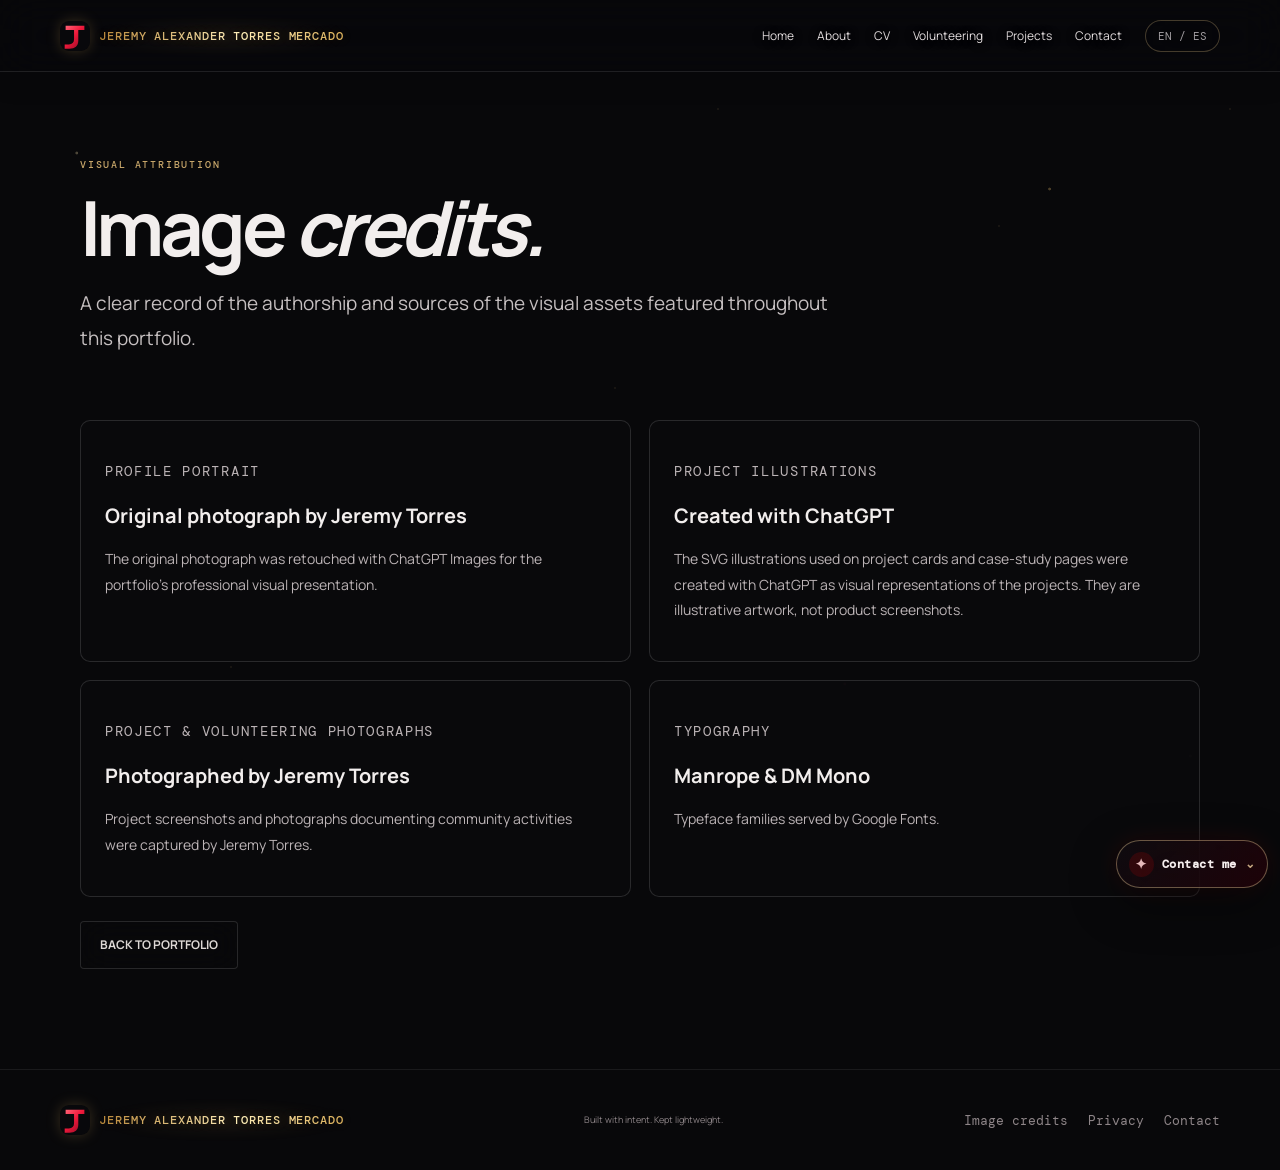
<file: credits.html>
<!doctype html>
<html lang="en"><head><meta charset="utf-8"><meta name="viewport" content="width=device-width,initial-scale=1"><meta name="theme-color" content="#09090b"><meta name="description" content="Image authorship and attribution for the Jeremy Torres portfolio."><title>Image credits — Jeremy Torres</title><link rel="icon" href="assets/favicon-final.svg" type="image/svg+xml"><link rel="preconnect" href="https://fonts.googleapis.com"><link rel="preconnect" href="https://fonts.gstatic.com" crossorigin><link href="https://fonts.googleapis.com/css2?family=DM+Mono:wght@400;500&family=Manrope:wght@400;500;600;700;800&display=swap" rel="stylesheet"><link rel="stylesheet" href="assets/css/styles.css"><script defer src="assets/js/subpages.js?v=20261111-i18n"></script><script defer src="assets/js/floating-contact.js?v=20261111-i18n"></script><script defer src="assets/js/navigation.js?v=20261111-i18n"></script></head>
<body><header class="site-header"><a class="brand" href="index.html" aria-label="Jeremy Alexander Torres Mercado — home"><img class="brand-icon" src="assets/favicon-final.svg" alt="" width="30" height="30"><span class="brand-name">JEREMY ALEXANDER TORRES MERCADO</span></a><button class="menu-toggle" id="menuToggle" type="button" aria-label="Open navigation" aria-expanded="false"><span></span><span></span><span></span></button><nav class="main-nav" id="mainNav"><a href="index.html">Home</a><a href="about-me.html">About</a><a href="cv.html">CV</a><a href="volunteering.html">Volunteering</a><a href="index.html#work">Projects</a><a href="index.html#contact">Contact</a><button class="language-switch" id="pageLanguage" type="button" aria-label="Change language">EN / ES</button></nav></header><main class="page-shell"><p class="page-kicker" data-en="VISUAL ATTRIBUTION" data-es="CRÉDITOS VISUALES">VISUAL ATTRIBUTION</p><h1 class="page-title" data-en="Image <em>credits.</em>" data-es="Créditos <em>visuales.</em>">Image <em>credits.</em></h1><p class="page-lead" data-en="A clear record of the authorship and sources of the visual assets featured throughout this portfolio." data-es="Registro de autoría y procedencia de los recursos visuales utilizados en este portafolio.">A clear record of the authorship and sources of the visual assets featured throughout this portfolio.</p>
<section class="page-section"><div class="page-grid">
<article class="page-card"><p class="page-meta">PROFILE PORTRAIT</p><h3 data-en="Original photograph by Jeremy Torres" data-es="Fotografía original de Jeremy Torres">Original photograph by Jeremy Torres</h3><p data-en="The original photograph was retouched with ChatGPT Images for the portfolio's professional visual presentation." data-es="La fotografía original fue retocada con ChatGPT Images para la presentación visual profesional del portafolio.">The original photograph was retouched with ChatGPT Images for the portfolio's professional visual presentation.</p></article>
<article class="page-card"><p class="page-meta">PROJECT ILLUSTRATIONS</p><h3 data-en="Created with ChatGPT" data-es="Creadas con ChatGPT">Created with ChatGPT</h3><p data-en="The SVG illustrations used on project cards and case-study pages were created with ChatGPT as visual representations of the projects. They are illustrative artwork, not product screenshots." data-es="Las ilustraciones SVG utilizadas en las tarjetas y páginas de proyectos fueron creadas con ChatGPT como representaciones visuales. Son ilustraciones, no capturas de los productos.">The SVG illustrations used on project cards and case-study pages were created with ChatGPT as visual representations of the projects. They are illustrative artwork, not product screenshots.</p></article>
<article class="page-card"><p class="page-meta">PROJECT & VOLUNTEERING PHOTOGRAPHS</p><h3 data-en="Photographed by Jeremy Torres" data-es="Fotografías de Jeremy Torres">Photographed by Jeremy Torres</h3><p data-en="Project screenshots and photographs documenting community activities were captured by Jeremy Torres." data-es="Las capturas de los proyectos y las fotografías que documentan actividades comunitarias fueron tomadas por Jeremy Torres.">Project screenshots and photographs documenting community activities were captured by Jeremy Torres.</p></article>
<article class="page-card"><p class="page-meta">TYPOGRAPHY</p><h3>Manrope & DM Mono</h3><p data-en="Typeface families served by Google Fonts." data-es="Familias tipográficas servidas por Google Fonts.">Typeface families served by Google Fonts.</p></article>
</div></section><div class="page-actions"><a class="button button-ghost" href="index.html" data-en="BACK TO PORTFOLIO" data-es="VOLVER AL PORTAFOLIO">BACK TO PORTFOLIO</a></div></main>
<footer class="site-footer"><div class="section-shell footer-inner"><a class="brand" href="index.html" aria-label="Jeremy Alexander Torres Mercado — home"><img class="brand-icon" src="assets/favicon-final.svg" alt="" width="30" height="30"><span class="brand-name">JEREMY ALEXANDER TORRES MERCADO</span></a><p>Built with intent. Kept lightweight.</p><div class="footer-links"><a href="credits.html">Image credits</a><a href="privacy.html">Privacy</a><a href="index.html#contact">Contact</a></div></div></footer>  <script defer src="assets/js/ambient-pixels.js"></script>
</body></html>
</file>
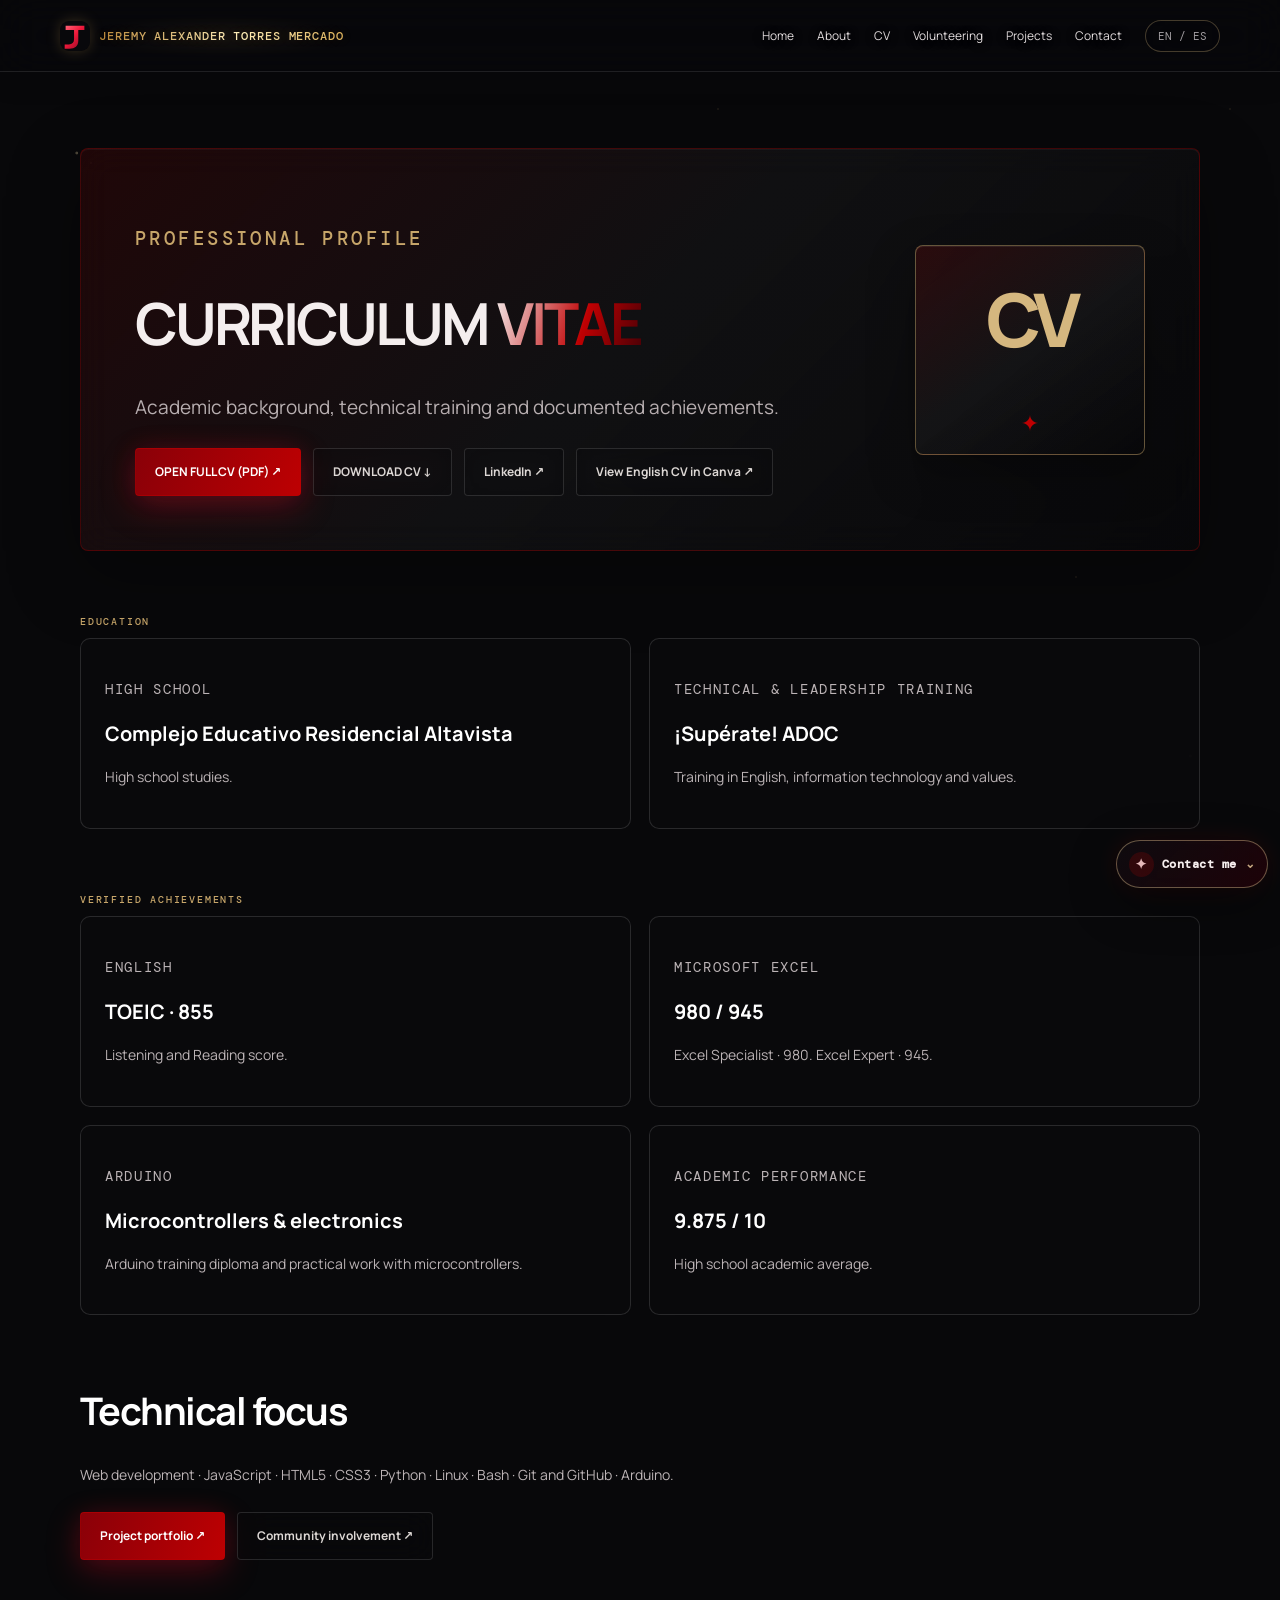
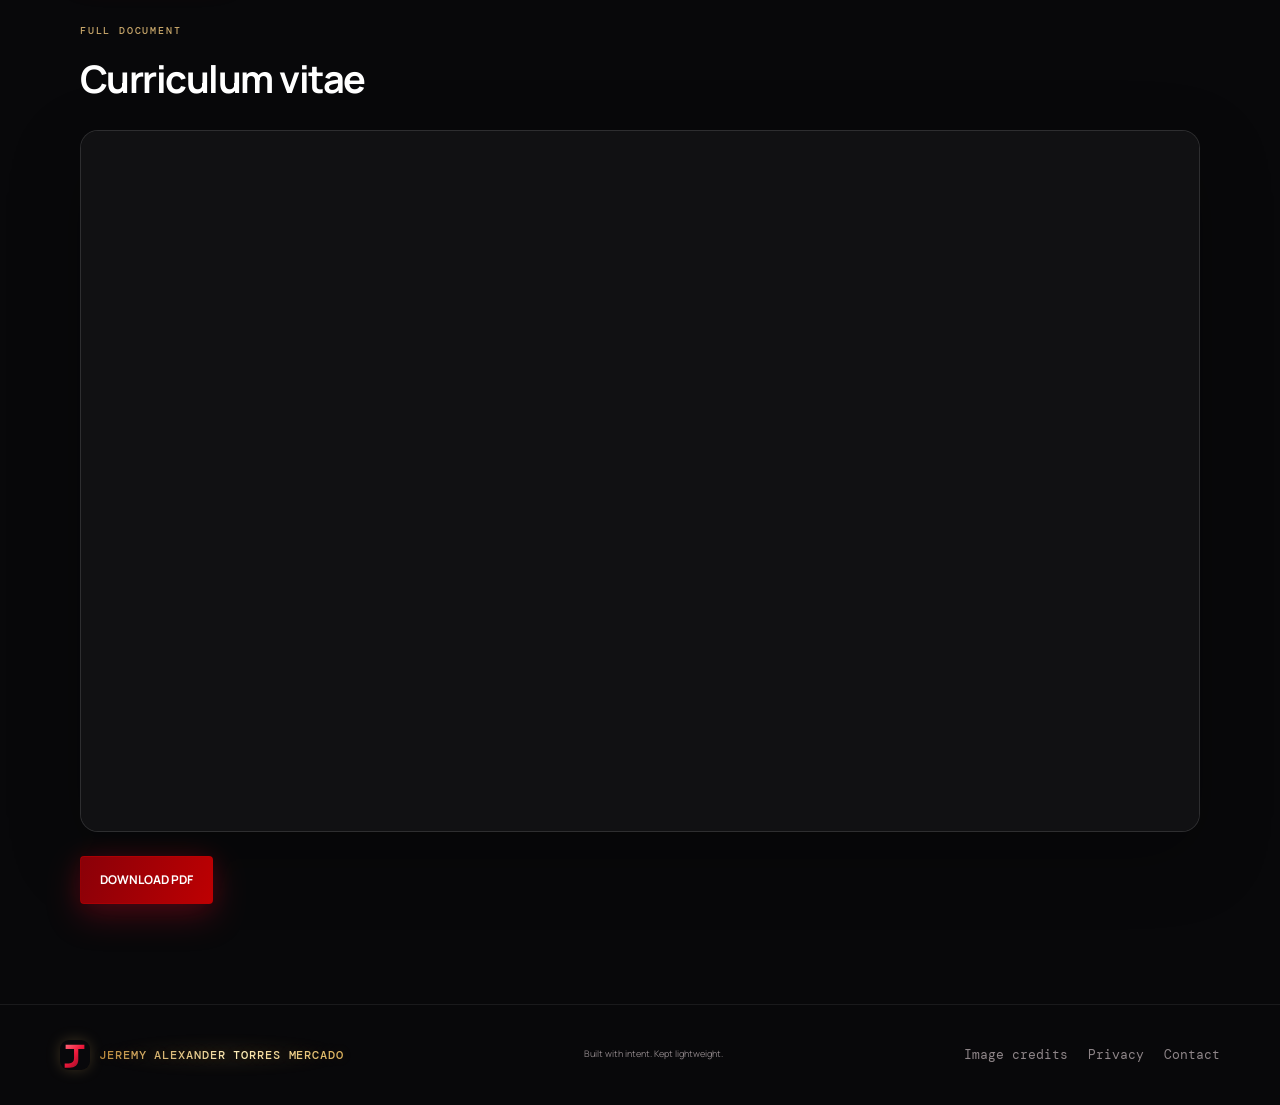
<file: cv.html>
<!doctype html>
<html lang="en">
<head>
<meta charset="utf-8"><meta name="viewport" content="width=device-width,initial-scale=1"><meta name="theme-color" content="#09090b">
<meta name="description" content="Jeremy Torres — curriculum vitae, education, technical skills and verified achievements.">
<title>Curriculum Vitae — Jeremy Torres</title>
<link rel="icon" href="assets/favicon-final.svg" type="image/svg+xml">
<link rel="preconnect" href="https://fonts.googleapis.com"><link rel="preconnect" href="https://fonts.gstatic.com" crossorigin>
<link href="https://fonts.googleapis.com/css2?family=DM+Mono:wght@400;500&family=Manrope:wght@400;500;600;700;800&display=swap" rel="stylesheet">
<link rel="stylesheet" href="assets/css/styles.css">
<script defer src="assets/js/subpages.js?v=20261111-i18n"></script><script defer src="assets/js/floating-contact.js?v=20261111-i18n"></script><script defer src="assets/js/navigation.js?v=20261111-i18n"></script>
</head>
<body>
<header class="site-header"><a class="brand" href="index.html" aria-label="Jeremy Alexander Torres Mercado — home"><img class="brand-icon" src="assets/favicon-final.svg" alt="" width="30" height="30"><span class="brand-name">JEREMY ALEXANDER TORRES MERCADO</span></a><button class="menu-toggle" id="menuToggle" type="button" aria-label="Open navigation" aria-expanded="false"><span></span><span></span><span></span></button><nav class="main-nav" id="mainNav"><a href="index.html">Home</a><a href="about-me.html">About</a><a href="cv.html">CV</a><a href="volunteering.html">Volunteering</a><a href="index.html#work">Projects</a><a href="index.html#contact">Contact</a><button class="language-switch" id="pageLanguage" type="button" aria-label="Change language">EN / ES</button></nav></header><main class="page-shell cv-page">
<section class="cv-banner"><div>
<p class="page-kicker" data-en="PROFESSIONAL PROFILE" data-es="PERFIL PROFESIONAL">PROFESSIONAL PROFILE</p>
<h1 data-en="CURRICULUM <span class='gradient-text'>VITAE</span>" data-es="CURRÍCULUM <span class='gradient-text'>VITAE</span>">CURRICULUM <span class="gradient-text">VITAE</span></h1>
<p data-en="Academic background, technical training and documented achievements." data-es="Formación académica, preparación técnica y logros documentados.">Academic background, technical training and documented achievements.</p>
<div class="page-actions"><a class="button button-primary" href="assets/documents/Copia%20de%20Curr%C3%ADculum%20Vitae%20Cv%20de%20Administraci%C3%B3n%20Simple%20Azul%20ingles.pdf" data-en-href="assets/documents/Copia%20de%20Curr%C3%ADculum%20Vitae%20Cv%20de%20Administraci%C3%B3n%20Simple%20Azul%20ingles.pdf" data-es-href="assets/documents/Curr%C3%ADculum%20Vitae%20Cv%20de%20Jeremy%20Torres.pdf" target="_blank" rel="noopener noreferrer" data-en="OPEN FULL CV (PDF) ↗" data-es="ABRIR CV COMPLETO (PDF) ↗">OPEN FULL CV (PDF) ↗</a><a class="button button-ghost" href="assets/documents/Copia%20de%20Curr%C3%ADculum%20Vitae%20Cv%20de%20Administraci%C3%B3n%20Simple%20Azul%20ingles.pdf" data-en-href="assets/documents/Copia%20de%20Curr%C3%ADculum%20Vitae%20Cv%20de%20Administraci%C3%B3n%20Simple%20Azul%20ingles.pdf" data-es-href="assets/documents/Curr%C3%ADculum%20Vitae%20Cv%20de%20Jeremy%20Torres.pdf" data-en-download="Jeremy-Torres-CV-English.pdf" data-es-download="Curriculum-Vitae-Jeremy-Torres.pdf" download data-en="DOWNLOAD CV ↓" data-es="DESCARGAR CV ↓">DOWNLOAD CV ↓</a><a class="button button-ghost" href="https://www.linkedin.com/in/jeremy-alexander-torres-mercado-213b78411" target="_blank" rel="noopener noreferrer">LinkedIn ↗</a><a class="button button-ghost" href="https://www.canva.com/d/ma86kYrhI_J1aS6" target="_blank" rel="noopener noreferrer">View English CV in Canva ↗</a></div>
</div><div class="cv-art" aria-hidden="true">CV<span>✦</span></div></section>
<section class="page-section"><p class="page-kicker" data-en="EDUCATION" data-es="FORMACIÓN ACADÉMICA">EDUCATION</p><div class="page-grid">
<article class="page-card"><p class="page-meta">HIGH SCHOOL</p><h3>Complejo Educativo Residencial Altavista</h3><p data-en="High school studies." data-es="Estudios de bachillerato.">High school studies.</p></article>
<article class="page-card"><p class="page-meta">TECHNICAL & LEADERSHIP TRAINING</p><h3>¡Supérate! ADOC</h3><p data-en="Training in English, information technology and values." data-es="Formación en inglés, informática y valores.">Training in English, information technology and values.</p></article>
</div></section>
<section class="page-section"><p class="page-kicker" data-en="VERIFIED ACHIEVEMENTS" data-es="LOGROS VERIFICABLES">VERIFIED ACHIEVEMENTS</p><div class="page-grid">
<article class="page-card"><p class="page-meta">ENGLISH</p><h3>TOEIC · 855</h3><p data-en="Listening and Reading score." data-es="Puntuación en comprensión auditiva y lectura.">Listening and Reading score.</p></article>
<article class="page-card"><p class="page-meta">MICROSOFT EXCEL</p><h3>980 / 945</h3><p data-en="Excel Specialist · 980. Excel Expert · 945." data-es="Excel Specialist · 980. Excel Expert · 945.">Excel Specialist · 980. Excel Expert · 945.</p></article>
<article class="page-card"><p class="page-meta">ARDUINO</p><h3 data-en="Microcontrollers & electronics" data-es="Microcontroladores y electrónica">Microcontrollers & electronics</h3><p data-en="Arduino training diploma and practical work with microcontrollers." data-es="Diploma de formación en Arduino y práctica con microcontroladores.">Arduino training diploma and practical work with microcontrollers.</p></article>
<article class="page-card"><p class="page-meta">ACADEMIC PERFORMANCE</p><h3>9.875 / 10</h3><p data-en="High school academic average." data-es="Promedio académico de bachillerato.">High school academic average.</p></article>
</div></section>
<section class="page-section"><h2 data-en="Technical focus" data-es="Áreas técnicas">Technical focus</h2><p class="page-copy" data-en="Web development · JavaScript · HTML5 · CSS3 · Python · Linux · Bash · Git and GitHub · Arduino." data-es="Desarrollo web · JavaScript · HTML5 · CSS3 · Python · Linux · Bash · Git y GitHub · Arduino.">Web development · JavaScript · HTML5 · CSS3 · Python · Linux · Bash · Git and GitHub · Arduino.</p><div class="page-actions"><a class="button button-primary" href="index.html#work">Project portfolio ↗</a><a class="button button-ghost" href="volunteering.html">Community involvement ↗</a></div></section>
<section class="page-section cv-document-section"><p class="page-kicker" data-en="FULL DOCUMENT" data-es="DOCUMENTO COMPLETO">FULL DOCUMENT</p><h2 data-en="Curriculum vitae" data-es="Currículum vitae">Curriculum vitae</h2><div class="cv-document-frame"><iframe src="assets/documents/Copia%20de%20Curr%C3%ADculum%20Vitae%20Cv%20de%20Administraci%C3%B3n%20Simple%20Azul%20ingles.pdf#view=FitH" data-en-href="assets/documents/Copia%20de%20Curr%C3%ADculum%20Vitae%20Cv%20de%20Administraci%C3%B3n%20Simple%20Azul%20ingles.pdf#view=FitH" data-es-href="assets/documents/Curr%C3%ADculum%20Vitae%20Cv%20de%20Jeremy%20Torres.pdf#view=FitH" title="Curriculum Vitae — Jeremy Torres" data-en-title="Curriculum Vitae — Jeremy Torres" data-es-title="Currículum — Jeremy Torres" loading="lazy"></iframe></div><div class="page-actions"><a class="button button-primary" href="assets/documents/Copia%20de%20Curr%C3%ADculum%20Vitae%20Cv%20de%20Administraci%C3%B3n%20Simple%20Azul%20ingles.pdf" data-en-href="assets/documents/Copia%20de%20Curr%C3%ADculum%20Vitae%20Cv%20de%20Administraci%C3%B3n%20Simple%20Azul%20ingles.pdf" data-es-href="assets/documents/Curr%C3%ADculum%20Vitae%20Cv%20de%20Jeremy%20Torres.pdf" data-en-download="Jeremy-Torres-CV-English.pdf" data-es-download="Curriculum-Vitae-Jeremy-Torres.pdf" download data-en="DOWNLOAD PDF" data-es="DESCARGAR PDF">DOWNLOAD PDF</a></div></section>
</main>
<footer class="site-footer"><div class="section-shell footer-inner"><a class="brand" href="index.html" aria-label="Jeremy Alexander Torres Mercado — home"><img class="brand-icon" src="assets/favicon-final.svg" alt="" width="30" height="30"><span class="brand-name">JEREMY ALEXANDER TORRES MERCADO</span></a><p>Built with intent. Kept lightweight.</p><div class="footer-links"><a href="credits.html">Image credits</a><a href="privacy.html">Privacy</a><a href="index.html#contact">Contact</a></div></div></footer>
  <script defer src="assets/js/ambient-pixels.js"></script>
</body></html>
</file>
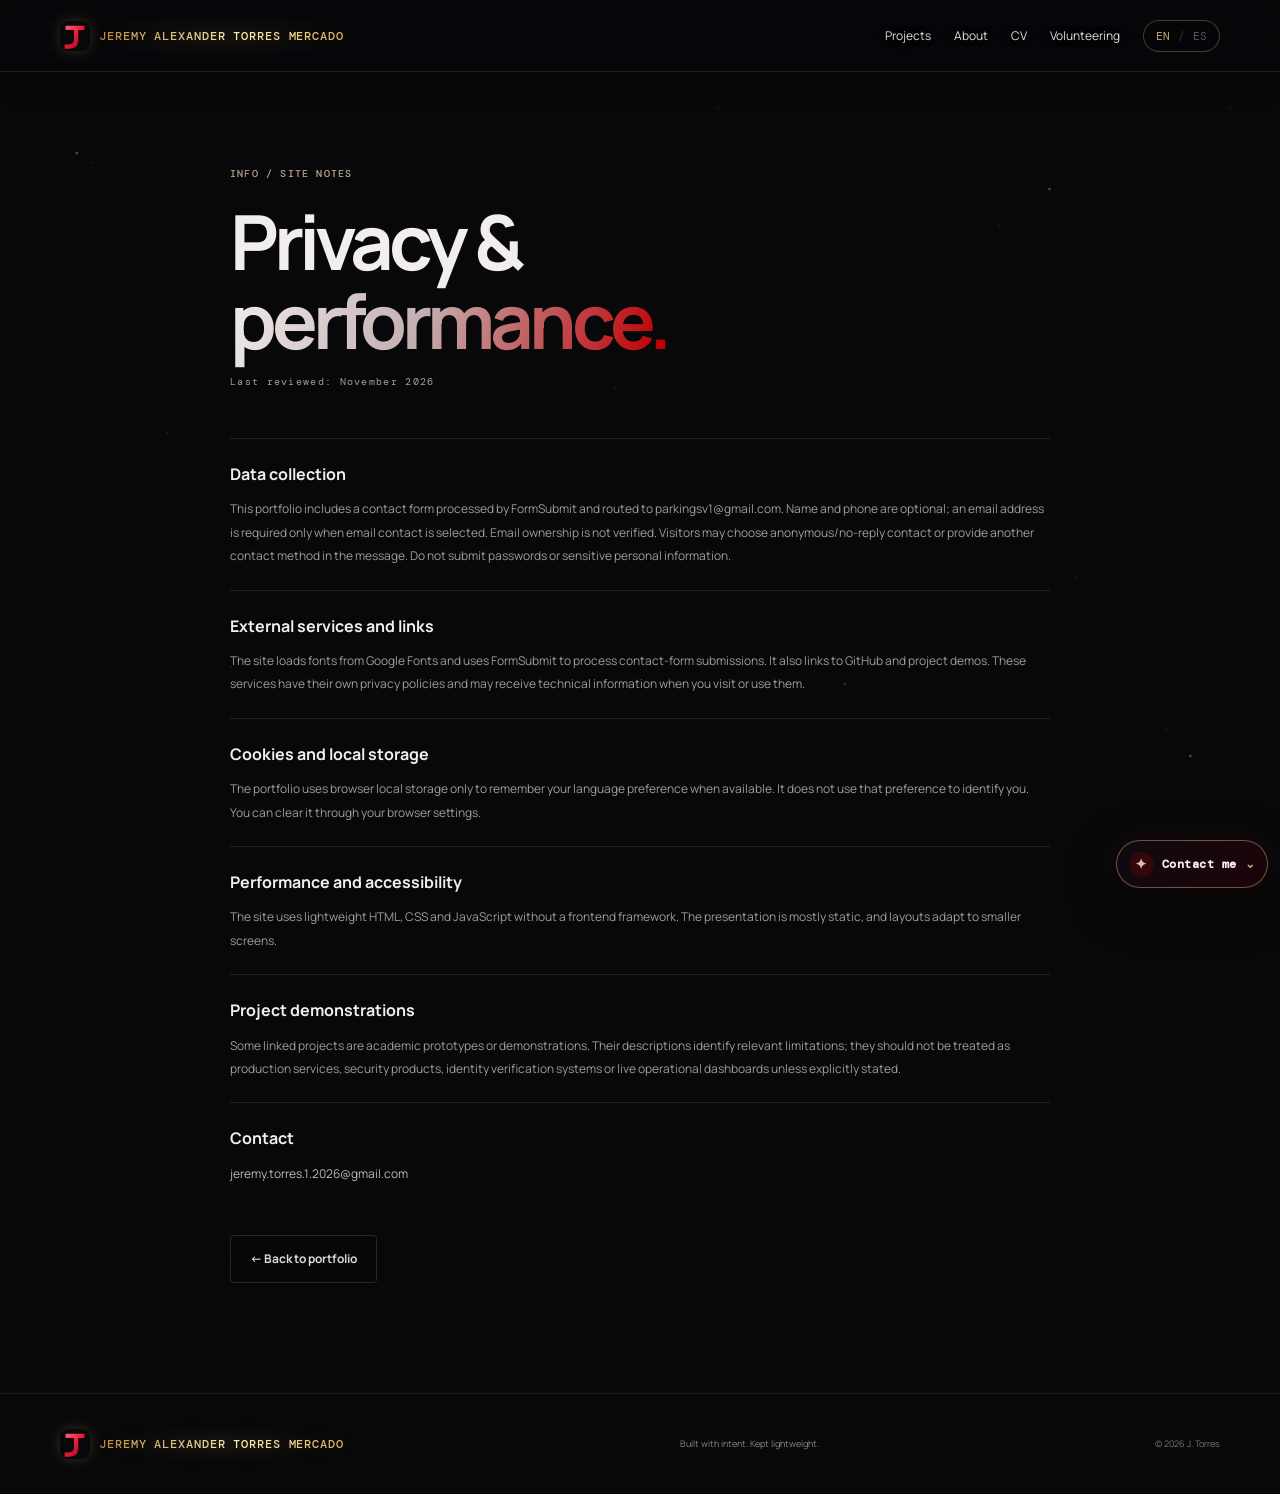
<file: privacy.html>
<!doctype html>
<html lang="en">
<head>
  <meta charset="utf-8">
  <meta name="viewport" content="width=device-width, initial-scale=1">
  <meta name="theme-color" content="#09090b">
  <meta name="description" data-i18n-content="privacyMetaDescription" content="Privacy, external services and performance notes for Jeremy Torres' portfolio website.">
  <title data-i18n="privacyDocumentTitle">Privacy & Performance — Jeremy Torres</title>
  <link rel="icon" href="assets/favicon-final.svg?v=3" type="image/svg+xml" sizes="any">
  <link rel="preconnect" href="https://fonts.googleapis.com">
  <link rel="preconnect" href="https://fonts.gstatic.com" crossorigin>
  <link href="https://fonts.googleapis.com/css2?family=DM+Mono:wght@400;500&family=Manrope:wght@400;500;600;700;800&display=swap" rel="stylesheet">
  <link rel="stylesheet" href="assets/css/styles.css">
  <script defer src="assets/js/translations.js?v=20261111-i18n"></script>
  <script defer src="assets/js/main.js?v=20261111-i18n"></script>
  <script defer src="assets/js/floating-contact.js?v=20261111-i18n"></script>
  <script defer src="assets/js/navigation.js?v=20261111-i18n"></script>
</head>
<body>
  <a class="skip-link" href="#main-content">Skip to content</a>
  <header class="site-header">
    <a class="brand" href="index.html" aria-label="Jeremy Alexander Torres Mercado — home"><img class="brand-icon" src="assets/favicon-final.svg" alt="" width="30" height="30"><span class="brand-name">JEREMY ALEXANDER TORRES MERCADO</span></a>
    <button class="menu-toggle" id="menuToggle" type="button" aria-label="Open navigation" aria-expanded="false"><span></span><span></span><span></span></button><nav class="main-nav privacy-nav" id="mainNav">
      <a href="index.html#work" data-i18n="navWork">Projects</a><a href="about-me.html">About</a><a href="cv.html">CV</a><a href="volunteering.html">Volunteering</a>
      <button class="language-switch" id="languageSwitch" type="button" aria-label="Change language" data-i18n-aria-label="languageSwitch"><span class="lang-option active" data-lang="en">EN</span><span class="lang-divider">/</span><span class="lang-option" data-lang="es">ES</span></button>
    </nav>
  </header><main id="main-content" class="section-shell legal-page">
    <p class="section-index">INFO / <span data-i18n="legalIndex">SITE NOTES</span></p>
    <h1 data-i18n="legalTitle">Privacy &<br><em>performance.</em></h1>
    <p class="legal-updated" data-i18n="legalUpdated">Last reviewed: November 2026</p>
    <section class="legal-block"><h2 data-i18n="legalDataTitle">Data collection</h2><p data-i18n="legalData">This portfolio includes a contact form processed by FormSubmit. When you submit it, your name, email, optional phone number, selected topic, subject and message are sent to FormSubmit so the service can forward the inquiry to my email. Do not submit passwords or sensitive personal information.</p></section>
    <section class="legal-block"><h2 data-i18n="legalThirdTitle">External services and links</h2><p data-i18n="legalThird">The site may load fonts from Google Fonts and links to third-party services such as GitHub, LinkedIn and project demos. Those services have their own privacy policies and may receive technical information when you visit them. External links open outside this portfolio.</p></section>
    <section class="legal-block"><h2 data-i18n="legalCookiesTitle">Cookies and local storage</h2><p data-i18n="legalCookies">The portfolio uses browser local storage only to remember your language preference when available. It does not use that preference to identify you. You can clear it through your browser settings.</p></section>
    <section class="legal-block"><h2 data-i18n="legalPerformanceTitle">Performance and accessibility</h2><p data-i18n="legalPerformance">The site uses lightweight HTML, CSS and JavaScript without a frontend framework. The site uses a mostly static presentation and layouts adapt to smaller screens.</p></section>
    <section class="legal-block"><h2 data-i18n="legalProjectsTitle">Project demonstrations</h2><p data-i18n="legalProjects">Some linked projects are academic prototypes or demonstrations. Their descriptions identify relevant limitations; they should not be treated as production services, security products, identity verification systems or live operational dashboards unless explicitly stated.</p></section>
    <section class="legal-block"><h2 data-i18n="legalContactTitle">Contact</h2><p><a href="mailto:jeremy.torres.1.2026@gmail.com">jeremy.torres.1.2026@gmail.com</a></p></section>
    <a class="button button-ghost legal-back" href="index.html" data-i18n="legalBack">← Back to portfolio</a>
  </main>
<footer class="site-footer"><div class="section-shell footer-inner"><a class="brand" href="index.html" aria-label="Jeremy Alexander Torres Mercado — home"><img class="brand-icon" src="assets/favicon-final.svg" alt="" width="30" height="30"><span class="brand-name">JEREMY ALEXANDER TORRES MERCADO</span></a><p data-i18n="footerLine">Built with intent. Kept lightweight.</p><span>© <span id="year"></span> J. Torres</span></div></footer>
  <script defer src="assets/js/ambient-pixels.js"></script>
</body>
</html>
</file>
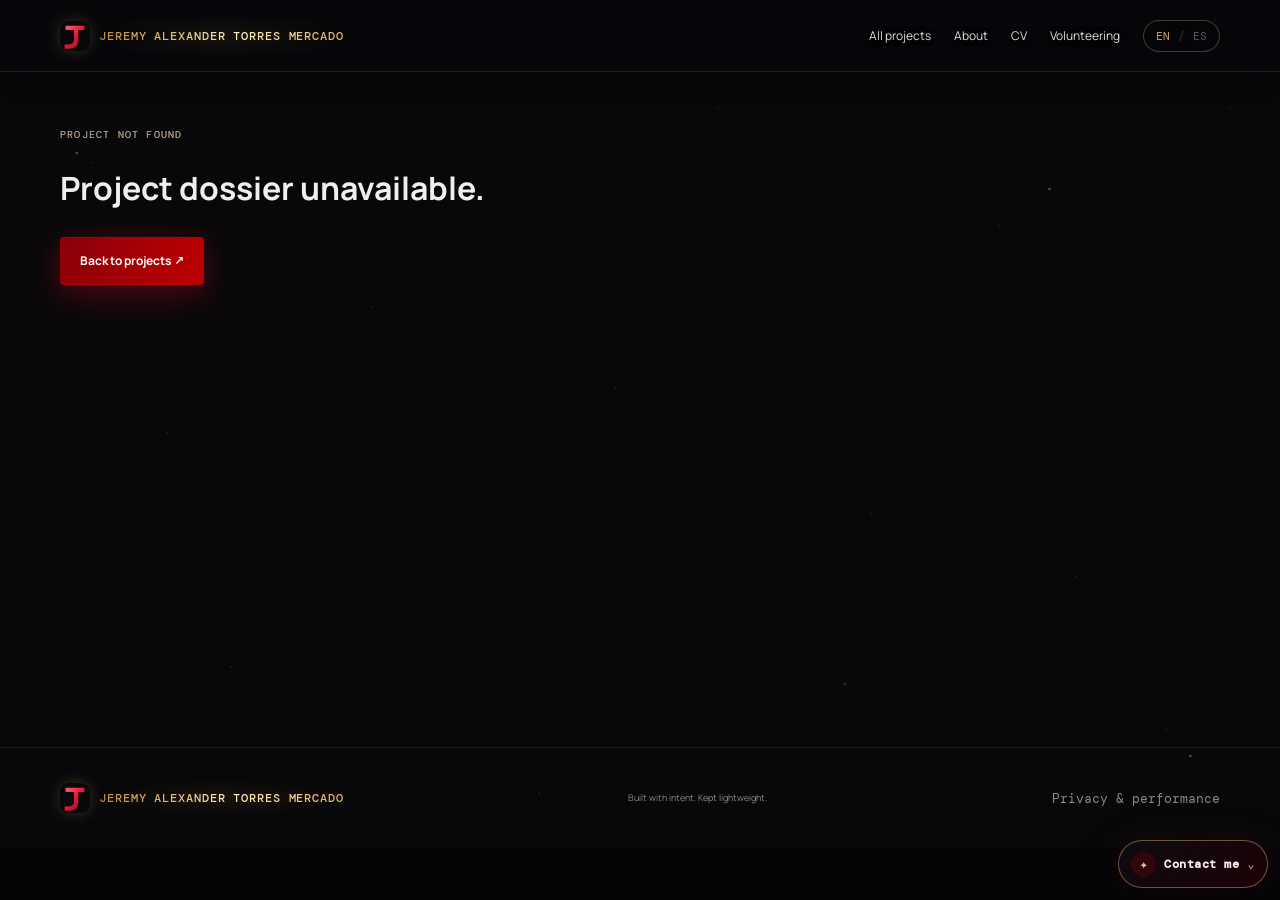
<file: project.html>
<!doctype html>
<html lang="en">
<head>
  <meta charset="utf-8">
  <meta name="viewport" content="width=device-width, initial-scale=1">
  <meta name="theme-color" content="#08080a">
  <meta name="description" content="Detailed project case study — Jeremy Torres portfolio.">
  <title>Project case study — Jeremy Torres</title>
  <link rel="icon" href="assets/favicon-final.svg?v=3" type="image/svg+xml" sizes="any">
  <link rel="preconnect" href="https://fonts.googleapis.com">
  <link rel="preconnect" href="https://fonts.gstatic.com" crossorigin>
  <link href="https://fonts.googleapis.com/css2?family=DM+Mono:wght@400;500&family=Manrope:wght@400;500;600;700;800&display=swap" rel="stylesheet">
  <link rel="stylesheet" href="assets/css/styles.css">
  <script defer src="assets/js/translations.js?v=20261111-i18n"></script>
  <script defer src="assets/js/projects.js"></script>
  <script defer src="assets/js/project-details.js?v=20261111-i18n"></script>
  <script defer src="assets/js/project-case-studies.js?v=20261111-case-studies"></script>
  <script defer src="assets/js/floating-contact.js?v=20261111-i18n"></script>
<script defer src="assets/js/navigation.js?v=20261111-i18n"></script>
  <script defer src="assets/js/ambient-pixels.js"></script>

</head>
<body class="detail-page">
<header class="site-header">
    <a class="brand" href="index.html#home" aria-label="Jeremy Alexander Torres Mercado — home"><img class="brand-icon" src="assets/favicon-final.svg" alt="" width="30" height="30"><span class="brand-name">JEREMY ALEXANDER TORRES MERCADO</span></a>
    <button class="menu-toggle" id="menuToggle" type="button" aria-label="Open navigation" aria-expanded="false"><span></span><span></span><span></span></button><nav class="main-nav detail-nav" id="mainNav">
      <a href="index.html#work" data-detail-i18n="backProjects">All projects</a><a href="about-me.html">About</a><a href="cv.html">CV</a><a href="volunteering.html">Volunteering</a>
      <button class="language-switch" id="detailLanguage" type="button" aria-label="Change language"><span class="lang-option active" data-lang="en">EN</span><span class="lang-divider">/</span><span class="lang-option" data-lang="es">ES</span></button>
    </nav>
  </header><main id="detailMain" class="section-shell detail-main" aria-live="polite">
    <p class="section-index">PROJECT CASE STUDY / <span id="detailNumber">01</span></p>
    <p class="detail-loading">Loading project dossier…</p>
  </main>
<footer class="site-footer"><div class="section-shell footer-inner"><a class="brand" href="index.html#home" aria-label="Jeremy Alexander Torres Mercado — home"><img class="brand-icon" src="assets/favicon-final.svg" alt="" width="30" height="30"><span class="brand-name">JEREMY ALEXANDER TORRES MERCADO</span></a><p>Built with intent. Kept lightweight.</p><div class="footer-links"><a href="privacy.html">Privacy & performance</a></div></div></footer>
</body>
</html>
</file>
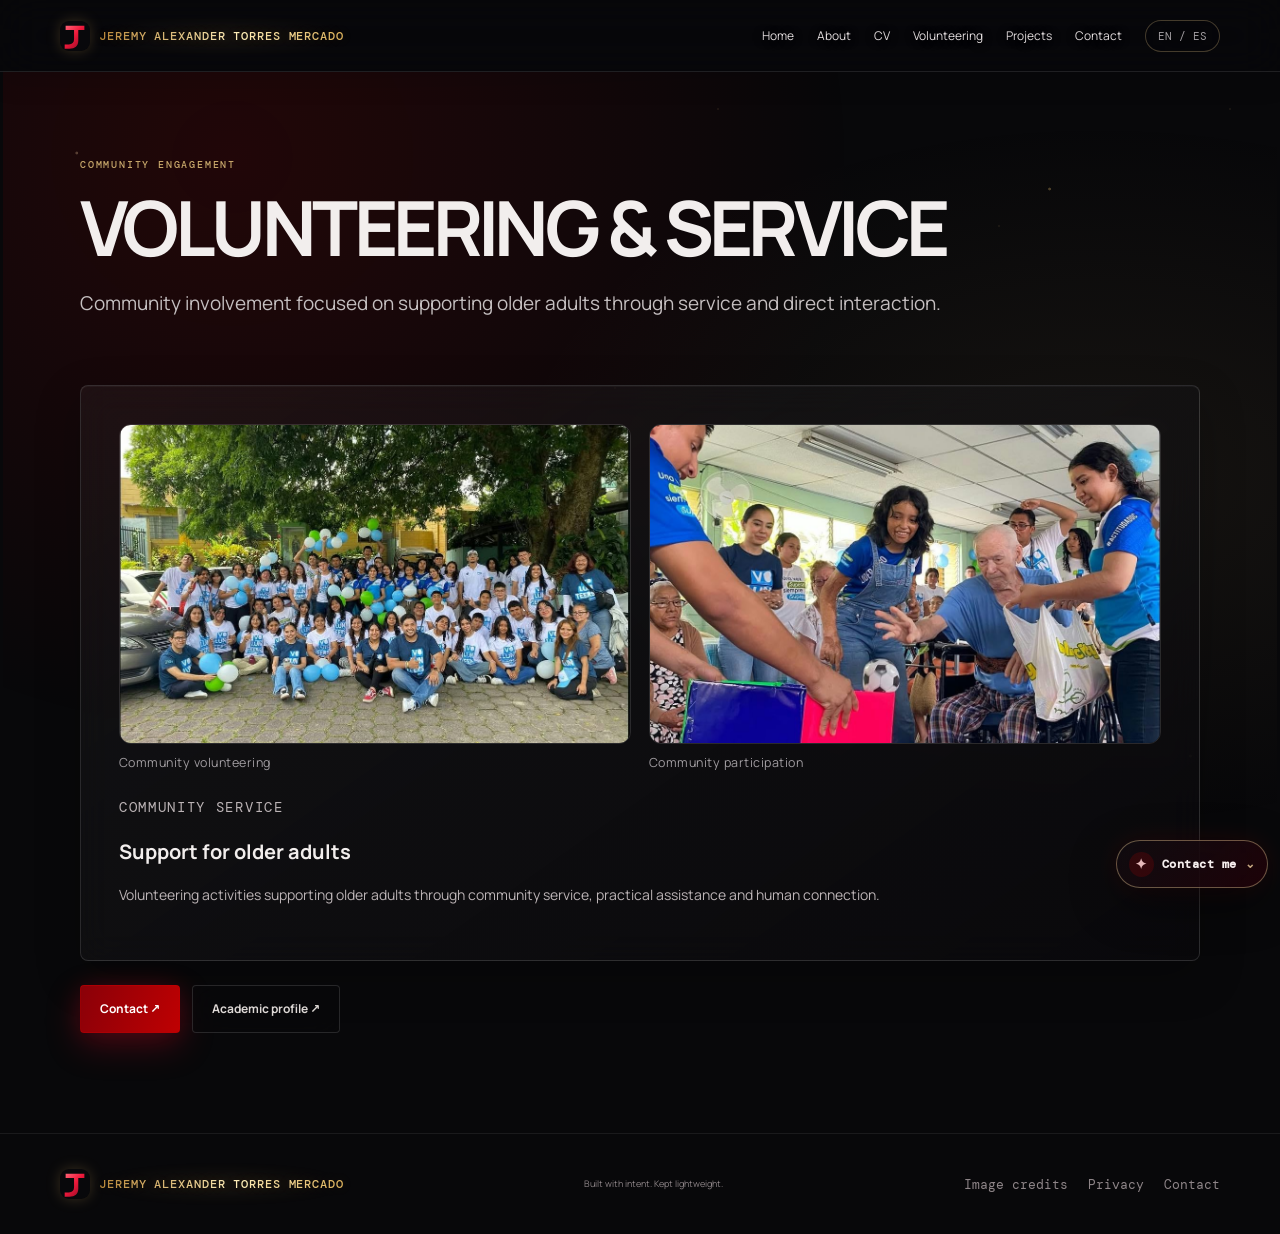
<file: volunteering.html>
<!doctype html>
<html lang="en"><head><meta charset="utf-8"><meta name="viewport" content="width=device-width,initial-scale=1"><meta name="theme-color" content="#09090b"><meta name="description" content="Community volunteering and service experience by Jeremy Torres."><title>Volunteering — Jeremy Torres</title><link rel="icon" href="assets/favicon-final.svg" type="image/svg+xml"><link rel="preconnect" href="https://fonts.googleapis.com"><link rel="preconnect" href="https://fonts.gstatic.com" crossorigin><link href="https://fonts.googleapis.com/css2?family=DM+Mono:wght@400;500&family=Manrope:wght@400;500;600;700;800&display=swap" rel="stylesheet"><link rel="stylesheet" href="assets/css/styles.css"><script defer src="assets/js/subpages.js?v=20261111-i18n"></script><script defer src="assets/js/floating-contact.js?v=20261111-i18n"></script><script defer src="assets/js/navigation.js?v=20261111-i18n"></script></head>
<body><header class="site-header"><a class="brand" href="index.html" aria-label="Jeremy Alexander Torres Mercado — home"><img class="brand-icon" src="assets/favicon-final.svg" alt="" width="30" height="30"><span class="brand-name">JEREMY ALEXANDER TORRES MERCADO</span></a><button class="menu-toggle" id="menuToggle" type="button" aria-label="Open navigation" aria-expanded="false"><span></span><span></span><span></span></button><nav class="main-nav" id="mainNav"><a href="index.html">Home</a><a href="about-me.html">About</a><a href="cv.html">CV</a><a href="volunteering.html">Volunteering</a><a href="index.html#work">Projects</a><a href="index.html#contact">Contact</a><button class="language-switch" id="pageLanguage" type="button" aria-label="Change language">EN / ES</button></nav></header><main class="page-shell volunteer-page"><p class="page-kicker" data-en="COMMUNITY ENGAGEMENT" data-es="PARTICIPACIÓN COMUNITARIA">COMMUNITY ENGAGEMENT</p><h1 class="page-title" data-en="VOLUNTEERING & SERVICE" data-es="VOLUNTARIADO Y SERVICIO">VOLUNTEERING & SERVICE</h1><p class="page-lead" data-en="Community involvement focused on supporting older adults through service and direct interaction." data-es="Participación comunitaria enfocada en apoyar a personas adultas mayores mediante servicio e interacción directa.">Community involvement focused on supporting older adults through service and direct interaction.</p>
<section class="page-section page-grid volunteer-grid"><article class="page-card"><div class="volunteer-photo-grid"><figure><img class="volunteer-photo-image" src="assets/images/volunteering/volunteers.jpeg" alt="Photograph from a community volunteering activity" data-en-alt="Photograph from a community volunteering activity" data-es-alt="Fotografía de una actividad de voluntariado comunitario" loading="lazy"><figcaption data-en="Community volunteering" data-es="Voluntariado comunitario">Community volunteering</figcaption></figure><figure><img class="volunteer-photo-image" src="assets/images/volunteering/volunteers2.jpeg" alt="Volunteers participating in a community activity" data-en-alt="Volunteers participating in a community activity" data-es-alt="Voluntarios participando en una actividad comunitaria" loading="lazy"><figcaption data-en="Community participation" data-es="Participación comunitaria">Community participation</figcaption></figure></div><p class="page-meta">COMMUNITY SERVICE</p><h3 data-en="Support for older adults" data-es="Apoyo a personas adultas mayores">Support for older adults</h3><p data-en="Volunteering activities supporting older adults through community service, practical assistance and human connection." data-es="Actividades de voluntariado en apoyo a personas adultas mayores mediante servicio comunitario, asistencia práctica y convivencia.">Volunteering activities supporting older adults through community service, practical assistance and human connection.</p></article></section>
<div class="page-actions"><a class="button button-primary" href="index.html#contact">Contact ↗</a><a class="button button-ghost" href="about-me.html">Academic profile ↗</a></div></main>
<footer class="site-footer"><div class="section-shell footer-inner"><a class="brand" href="index.html" aria-label="Jeremy Alexander Torres Mercado — home"><img class="brand-icon" src="assets/favicon-final.svg" alt="" width="30" height="30"><span class="brand-name">JEREMY ALEXANDER TORRES MERCADO</span></a><p>Built with intent. Kept lightweight.</p><div class="footer-links"><a href="credits.html">Image credits</a><a href="privacy.html">Privacy</a><a href="index.html#contact">Contact</a></div></div></footer>  <script defer src="assets/js/ambient-pixels.js"></script>
</body></html>
</file>
<file: assets/css/styles.css>
:root {
  color-scheme: dark;
  --bg:#09090b; --panel:#111114; --panel-soft:#151519; --text:#f4f1ed; --muted:#a09ca0;
  --line:rgba(255,255,255,.11); --red:#ed343d; --red-soft:#ff6468; --gold:#c7a66a;
  --max:1160px; --mono:"DM Mono",monospace; --sans:"Manrope",system-ui,sans-serif;
}
*{box-sizing:border-box}
html{scroll-behavior:smooth;scroll-padding-top:90px}
body{margin:0;background:radial-gradient(ellipse at 76% 4%,rgba(126,24,31,.15),transparent 34%),var(--bg);color:var(--text);font-family:var(--sans);line-height:1.65;overflow-x:hidden}
a{color:inherit;text-decoration:none}
button{font:inherit}
::selection{background:var(--red);color:white}
.noise{position:fixed;inset:0;pointer-events:none;z-index:20;opacity:.035;background-image:url("data:image/svg+xml,%3Csvg viewBox='0 0 180 180' xmlns='http://www.w3.org/2000/svg'%3E%3Cfilter id='n'%3E%3CfeTurbulence type='fractalNoise' baseFrequency='.85' numOctaves='3' stitchTiles='stitch'/%3E%3C/filter%3E%3Crect width='100%25' height='100%25' filter='url(%23n)' opacity='.35'/%3E%3C/svg%3E")}
.scroll-progress{position:fixed;z-index:50;top:0;left:0;width:100%;height:2px;background:linear-gradient(90deg,var(--red),var(--gold));transform:scaleX(0);transform-origin:left}
.section-shell{width:min(var(--max),calc(100% - 48px));margin-inline:auto}
.site-header{height:78px;position:sticky;top:0;z-index:30;display:flex;align-items:center;justify-content:space-between;padding:0 max(24px,calc((100vw - var(--max))/2));background:rgba(9,9,11,.78);backdrop-filter:blur(18px);border-bottom:1px solid var(--line)}
.brand{display:inline-flex;align-items:center;gap:11px;min-width:max-content}
.brand-mark{width:34px;height:34px;display:grid;place-items:center;border:1px solid rgba(237,52,61,.65);border-radius:10px;font-weight:800;font-size:17px;background:linear-gradient(145deg,rgba(237,52,61,.2),rgba(199,166,106,.04))}
.brand-mark span,.brand-name span{color:var(--red)}
.brand-name{font:500 11px var(--mono);letter-spacing:.12em}
.main-nav{display:flex;align-items:center;gap:32px}
.main-nav>a,.footer-links a{font-size:11px;color:#c8c3c3;transition:color .2s}
.main-nav>a:hover,.footer-links a:hover,.social-link:hover{color:var(--red-soft)}
.language-switch{display:flex;align-items:center;gap:8px;border:1px solid var(--line);background:#111114;border-radius:30px;padding:8px 12px;color:var(--muted);font:11px var(--mono);cursor:pointer}
.lang-option{opacity:.55}.lang-option.active{opacity:1;color:var(--gold)}.lang-divider{opacity:.3}
.menu-toggle{display:none;background:none;border:0;padding:8px}
.hero{min-height:690px;display:grid;grid-template-columns:1.15fr .85fr;align-items:center;gap:30px;padding-top:68px;padding-bottom:72px;position:relative}
.eyebrow,.hero-kicker,.section-index,.stack-label,.portrait-topline,.hero-coordinate,.hero-bottom-rule,.project-kind,.visual-label,.visual-code,.lab-card-index,.edu-type,.legal-updated{font:10px var(--mono);letter-spacing:.13em;color:var(--muted)}
.eyebrow{display:flex;align-items:center;gap:10px;color:#c2bcb9}
.pulse-dot{width:7px;height:7px;border-radius:50%;background:#7dca92;box-shadow:0 0 12px #7dca92}
.hero-kicker{margin:38px 0 14px;color:var(--gold)}
.hero h1{font-size:clamp(42px,5.5vw,72px);line-height:1.08;letter-spacing:-.065em;font-weight:800;margin:0;max-width:760px}
.gradient-text{background:linear-gradient(100deg,#fff 4%,#e9b4a5 50%,var(--gold) 100%);background-clip:text;-webkit-background-clip:text;color:transparent}
.hero-description{max-width:540px;margin:26px 0 28px;color:#aaa5a5;font-size:15px;line-height:1.9}
.hero-actions,.contact-actions{display:flex;align-items:center;gap:12px;flex-wrap:wrap}
.button{display:inline-flex;align-items:center;justify-content:center;gap:22px;min-height:48px;padding:0 19px;border-radius:4px;font-size:11px;font-weight:700;transition:transform .2s,border-color .2s,background .2s}
.button:hover{transform:translateY(-2px)}
.button-primary{background:linear-gradient(110deg,#d92d37,#a91d28);border:1px solid rgba(255,120,120,.25);color:white;box-shadow:0 8px 28px rgba(190,31,43,.17)}
.button-primary:hover{background:linear-gradient(110deg,#ed3b45,#bd2631)}
.button-ghost{border:1px solid var(--line);color:#ddd8d5;background:rgba(255,255,255,.02)}
.button-ghost:hover{border-color:rgba(199,166,106,.55)}
.hero-meta{display:flex;justify-content:space-between;max-width:490px;margin-top:58px;color:#888;font:10px var(--mono);letter-spacing:.04em}
.hero-meta>span:first-child{display:flex;align-items:center;gap:10px}
.meta-line{width:24px;height:1px;background:var(--red)}
.hero-visual{min-height:470px;display:grid;place-items:center;position:relative}
.portrait-frame{width:min(350px,78%);position:relative;padding:12px;background:linear-gradient(145deg,rgba(255,255,255,.13),rgba(255,255,255,.015));border:1px solid rgba(255,255,255,.16);border-radius:7px;box-shadow:0 28px 90px rgba(0,0,0,.55);transform:rotate(1.5deg)}
.portrait-topline{display:flex;justify-content:space-between;padding:5px 4px 10px;font-size:8px}
.portrait-topline span:last-child{color:#8ac69c}
.portrait{display:block;width:100%;aspect-ratio:4/5;object-fit:cover;object-position:center 24%;background:#141414;border-radius:3px;filter:contrast(1.03)}
.portrait-caption{display:flex;justify-content:space-between;align-items:center;padding:12px 4px 3px}
.portrait-caption strong{display:block;font:11px var(--mono);letter-spacing:.1em}
.portrait-caption div span{display:block;color:var(--muted);font-size:10px;margin-top:3px}
.portrait-index{font:9px var(--mono);color:var(--gold)}
.visual-orbit{position:absolute;border:1px solid rgba(237,52,61,.19);border-radius:50%;width:430px;height:430px;transform:rotate(-20deg)}
.orbit-two{width:500px;height:310px;border-color:rgba(199,166,106,.15);transform:rotate(48deg)}
.floating-chip{position:absolute;padding:9px 13px;border:1px solid var(--line);background:rgba(17,17,20,.82);backdrop-filter:blur(10px);font:9px var(--mono);letter-spacing:.12em;display:flex;align-items:center;gap:8px;border-radius:4px}
.chip-code{top:18%;left:0}.chip-systems{bottom:19%;right:0}
.chip-dot{width:6px;height:6px;border-radius:50%}.chip-dot.red{background:var(--red);box-shadow:0 0 12px var(--red)}.chip-dot.gold{background:var(--gold);box-shadow:0 0 12px var(--gold)}
.hero-coordinate{position:absolute;right:-2px;top:4%;line-height:1.9;text-align:right;font-size:9px}
.hero-bottom-rule{position:absolute;bottom:22px;left:0;right:0;display:flex;align-items:center;gap:14px;font-size:8px}
.hero-bottom-rule span:first-child,.hero-bottom-rule span:last-child{height:1px;background:var(--line);flex:1}
.hero-bottom-rule span:first-child{max-width:80px;background:var(--red)}
.intro-section,.work-section,.stack-section,.education-section{padding-top:112px;padding-bottom:112px;border-top:1px solid var(--line)}
.section-heading{display:grid;grid-template-columns:.8fr 1.2fr;gap:40px;margin-bottom:48px}
.section-index{margin:0 0 19px;color:var(--gold)}
.section-heading h2,.lab-heading h3{font-size:clamp(34px,4.3vw,52px);line-height:1.13;letter-spacing:-.055em;margin:0;font-weight:700}
.section-heading h2 em,.lab-heading h3 em,.contact-inner h2 em,.legal-page h1 em{font-style:normal;color:var(--red-soft)}
.intro-content{max-width:690px;margin-left:auto}
.intro-content>p{font-size:14px;line-height:1.95;color:#b5afb0;margin:0 0 18px}
.credential-strip{display:grid;grid-template-columns:repeat(3,1fr);gap:12px;margin-top:38px;padding-top:25px;border-top:1px solid var(--line)}
.credential strong{font-size:23px;letter-spacing:-.04em;display:block}
.small-unit{font-size:12px;color:var(--gold)}
.credential span:last-child{display:block;color:var(--muted);font-size:9px;margin-top:5px}
.work-heading{align-items:end}.section-aside{max-width:330px;margin:0 0 4px auto;color:var(--muted);font-size:12px;line-height:1.9}
.project-grid{display:grid;grid-template-columns:repeat(2,minmax(0,1fr));gap:18px}
.project-card{border:1px solid var(--line);background:linear-gradient(145deg,rgba(255,255,255,.045),rgba(255,255,255,.012));border-radius:6px;overflow:hidden;transition:border-color .25s,transform .25s}
.project-card:hover{border-color:rgba(199,166,106,.38);transform:translateY(-4px)}
.project-visual{height:180px;position:relative;overflow:hidden;background:radial-gradient(circle at 50% 60%,rgba(237,52,61,.18),transparent 55%),#111114;border-bottom:1px solid var(--line)}
.visual-label,.visual-code{position:absolute;top:16px;z-index:2;font-size:8px}.visual-label{left:18px}.visual-code{right:18px;color:var(--gold)}
.visual-art{position:absolute;inset:0;display:grid;place-items:center}
.visual-art span{position:absolute;width:140px;height:140px;border:1px solid rgba(237,52,61,.42);border-radius:50%;box-shadow:0 0 40px rgba(237,52,61,.1),inset 0 0 35px rgba(237,52,61,.06)}
.visual-art span:nth-child(2){width:190px;height:70px;border-color:rgba(199,166,106,.35);transform:rotate(35deg)}
.visual-art span:nth-child(3){width:95px;height:95px;border-radius:10px;transform:rotate(45deg);border-color:rgba(255,255,255,.18)}
.visual-soap{background:radial-gradient(circle at 48% 62%,rgba(146,181,142,.24),transparent 52%),#101512}
.visual-soap .visual-art span{border-radius:44% 56% 58% 42%;border-color:rgba(153,190,148,.6)}
.visual-soap .visual-art span:nth-child(2){border-color:rgba(199,166,106,.4)}
.visual-parking{background:radial-gradient(circle at 55% 65%,rgba(71,117,173,.28),transparent 52%),#0d1118}
.visual-parking .visual-art span{border-radius:10px;border-color:rgba(100,160,220,.55);width:175px;height:100px}
.visual-parking .visual-art span:nth-child(2){width:220px;height:55px;transform:rotate(-15deg)}
.visual-radio{background:radial-gradient(circle at 50% 50%,rgba(199,166,106,.2),transparent 55%),#12100d}
.visual-radio .visual-art span{border-color:rgba(199,166,106,.6);border-radius:50%;width:145px;height:145px}
.visual-radio .visual-art span:nth-child(2){width:205px;height:205px}
.visual-galaxy{background:radial-gradient(circle at 50% 50%,rgba(91,56,158,.3),transparent 55%),#100d17}
.visual-galaxy .visual-art span{border-color:rgba(165,127,232,.6);border-radius:50%}
.visual-vision{background:radial-gradient(circle at 50% 50%,rgba(50,160,150,.22),transparent 55%),#0b1414}
.visual-vision .visual-art span{border-color:rgba(85,198,180,.55);border-radius:15px}
.project-body{padding:22px}
.project-title-row{display:flex;align-items:start;justify-content:space-between;gap:12px}
.project-title-row h3{font-size:19px;letter-spacing:-.04em;margin:0}
.project-kind{font-size:7px;text-align:right;line-height:1.6;max-width:115px;color:var(--gold)}
.project-body>p,.lab-card p{font-size:11px;color:#aaa5a5;line-height:1.9;margin:13px 0 17px}
.project-tags,.tag-list{display:flex;gap:6px;flex-wrap:wrap}
.project-tags span,.tag-list span{font:8px var(--mono);color:#c5bfc0;padding:5px 8px;border:1px solid rgba(255,255,255,.1);border-radius:3px;background:rgba(255,255,255,.025)}
.project-links{display:flex;gap:16px;flex-wrap:wrap;border-top:1px solid var(--line);margin-top:18px;padding-top:14px}
.project-links a,.lab-card>a{font:9px var(--mono);color:#e6c28a}
.project-links a span,.lab-card>a span{color:var(--red-soft);padding-left:4px}
.project-note{display:inline-block;margin-top:12px;color:#d5b87f;font:8px var(--mono);letter-spacing:.06em}
.lab-heading{display:grid;grid-template-columns:.8fr 1.2fr;align-items:end;gap:40px;margin:100px 0 35px}
.lab-heading h3{font-size:clamp(28px,3.5vw,42px)}
.lab-heading>p{max-width:330px;margin:0 0 4px auto;color:var(--muted);font-size:12px;line-height:1.9}
.lab-grid{display:grid;grid-template-columns:repeat(2,minmax(0,1fr));gap:12px}
.lab-card{position:relative;border:1px solid var(--line);background:rgba(255,255,255,.018);padding:23px;border-radius:5px}
.lab-card-index{color:var(--red-soft);font-size:8px}
.lab-card h4{margin:12px 0 0;font-size:16px;letter-spacing:-.03em}
.lab-card p{min-height:60px;margin-bottom:15px}
.lab-card>a{display:inline-block;margin-top:16px}
.stack-section{display:grid;grid-template-columns:.8fr 1.2fr;gap:40px}
.stack-section .section-heading{display:block;margin:0}
.stack-content{display:grid;gap:27px}
.stack-group{padding-bottom:21px;border-bottom:1px solid var(--line)}
.stack-label{display:block;margin-bottom:12px;font-size:8px;color:var(--gold)}
.tag-list span{font-size:9px;padding:7px 10px}
.stack-note{display:flex;align-items:flex-start;gap:15px;background:linear-gradient(110deg,rgba(237,52,61,.08),rgba(199,166,106,.035));border:1px solid rgba(237,52,61,.15);padding:16px 18px}
.note-symbol{font-size:20px;color:var(--red-soft)}.stack-note p{margin:0;color:#b7b0b0;font-size:11px;line-height:1.8}
.education-grid{display:grid;grid-template-columns:repeat(2,1fr);gap:12px}
.education-card{display:grid;grid-template-columns:38px 1fr;gap:12px;padding:20px;border:1px solid var(--line);background:rgba(255,255,255,.018);position:relative}
.edu-number{font:10px var(--mono);color:var(--red-soft)}
.education-card h3{margin:0;font-size:15px}
.education-card p{font-size:10px;color:var(--muted);line-height:1.8;margin:7px 0 0}
.edu-type{grid-column:2;font-size:7px;color:var(--gold);margin-top:6px}
.contact-section{border-top:1px solid var(--line);background:radial-gradient(ellipse at 76% 50%,rgba(132,28,35,.16),transparent 48%),#0d0d10}
.contact-inner{padding-top:110px;padding-bottom:112px}
.contact-overline{margin:45px 0 14px;color:var(--gold);font:10px var(--mono);letter-spacing:.16em}
.contact-inner h2{font-size:clamp(48px,7vw,82px);line-height:1.02;letter-spacing:-.07em;margin:0}
.contact-copy{max-width:470px;color:var(--muted);font-size:13px;line-height:1.9;margin:24px 0 30px}
.contact-actions .button{font-size:10px}
.social-link{font:10px var(--mono);color:#c9c2c1;padding:10px}
.site-footer{border-top:1px solid var(--line);background:#08080a}
.footer-inner{min-height:100px;display:flex;align-items:center;justify-content:space-between;gap:20px}
.footer-inner>p,.footer-inner>span{color:#777;font-size:9px}
.footer-links{display:flex;gap:20px;align-items:center;font:9px var(--mono);color:#777}
.legal-page{padding-top:95px;padding-bottom:110px;max-width:820px}
.legal-page h1{font-size:clamp(48px,7vw,76px);line-height:1.04;letter-spacing:-.065em;margin:22px 0 15px}
.legal-updated{margin:0 0 50px}
.legal-block{padding:22px 0;border-top:1px solid var(--line)}
.legal-block h2{font-size:16px;margin:0 0 10px}
.legal-block p{font-size:12px;line-height:1.95;color:var(--muted);margin:0}
.legal-block a{color:var(--gold)}
.legal-back{margin-top:28px}
.reveal{opacity:0;transform:translateY(18px);transition:opacity .55s ease,transform .55s ease;transition-delay:calc(var(--card-index,0) * 45ms)}
.reveal.is-visible{opacity:1;transform:translateY(0)}
@media(max-width:900px){
  .hero{grid-template-columns:1fr .8fr;gap:10px}.hero h1{font-size:clamp(39px,6vw,60px)}
  .hero-visual{min-height:390px}.portrait-frame{width:min(300px,85%)}.visual-orbit{width:350px;height:350px}.orbit-two{width:390px;height:260px}
  .section-heading,.lab-heading{grid-template-columns:1fr 1fr;gap:24px}
}
@media(max-width:680px){
  html{scroll-padding-top:72px}.section-shell{width:min(100% - 36px,var(--max))}
  .site-header{height:66px;padding:0 18px}.menu-toggle{display:grid;gap:5px}.menu-toggle span{display:block;width:22px;height:1px;background:#eee}
  .main-nav{display:none;position:absolute;top:65px;left:0;right:0;padding:18px;background:rgba(10,10,12,.97);border-bottom:1px solid var(--line);flex-direction:column;gap:20px;align-items:stretch}
  .main-nav.is-open{display:flex}.main-nav>a{font-size:13px}.language-switch{align-self:flex-start}.privacy-nav{display:flex;position:static;flex-direction:row;gap:16px;padding:0;border:0;background:transparent}.privacy-nav .language-switch{align-self:center}
  .hero{display:flex;flex-direction:column;align-items:stretch;padding-top:58px;padding-bottom:66px;min-height:0}
  .hero h1{font-size:clamp(40px,11vw,62px)}.hero-kicker{margin-top:29px}.hero-description{font-size:13px}
  .hero-meta{margin-top:35px}.hero-visual{min-height:390px;margin-top:24px}.portrait-frame{width:min(285px,74%)}
  .chip-code{left:2%;top:14%}.chip-systems{right:2%;bottom:15%}.hero-coordinate{right:3%;top:0}
  .hero-bottom-rule{bottom:18px}.intro-section,.work-section,.stack-section,.education-section{padding-top:78px;padding-bottom:78px}
  .section-heading,.lab-heading{display:block;margin-bottom:30px}.section-heading h2{font-size:38px}.section-aside,.lab-heading>p{margin:20px 0 0}
  .intro-content{margin:0}.intro-content>p{font-size:12px}.credential-strip{gap:8px}.credential strong{font-size:18px}.credential span:last-child{font-size:8px}
  .project-grid,.lab-grid,.education-grid{grid-template-columns:1fr}.project-visual{height:155px}.project-body{padding:18px}
  .lab-heading{margin-top:72px}.lab-heading h3{font-size:34px}.lab-card p{min-height:0}
  .stack-section{display:block}.stack-section .section-heading{margin-bottom:36px}.stack-content{gap:22px}
  .education-card{padding:17px}.contact-inner{padding-top:78px;padding-bottom:80px}.contact-inner h2{font-size:54px}
  .contact-actions{align-items:flex-start;flex-direction:column}.footer-inner{padding-top:22px;padding-bottom:22px;flex-wrap:wrap}.footer-inner>p{order:3;width:100%;margin:0}
  .footer-links{gap:12px;flex-wrap:wrap}.legal-page{padding-top:70px}
}
@media(prefers-reduced-motion:reduce){
  *,*::before,*::after{scroll-behavior:auto!important;animation-duration:.01ms!important;animation-iteration-count:1!important;transition-duration:.01ms!important}
  .reveal{opacity:1;transform:none}
}
@media(hover:none),(pointer:coarse){
  .noise{display:none}.project-card:hover{transform:none}
}
/* Keyboard access and clear focus states */
.skip-link{position:fixed;z-index:100;top:12px;left:12px;padding:10px 14px;background:var(--text);color:var(--bg);border-radius:4px;font-size:12px;font-weight:800;transform:translateY(-160%);transition:transform .2s}
.skip-link:focus{transform:translateY(0)}
:focus-visible{outline:2px solid var(--gold);outline-offset:4px}
button:focus-visible,a:focus-visible{border-radius:3px}
@media(prefers-reduced-motion:reduce){.skip-link{transition:none}}


/* --- Signature motion system: crimson light, liquid gold and readable type --- */
:root{--red-hot:#ff1b35;--red-deep:#650713;--gold-bright:#ffe4a0;--gold-metal:#d2a84e}
body{background-color:#070709;background-image:radial-gradient(ellipse at 78% 5%,rgba(255,18,43,.22),transparent 38%),radial-gradient(ellipse at 10% 42%,rgba(116,8,25,.15),transparent 42%),radial-gradient(ellipse at 82% 78%,rgba(176,127,40,.09),transparent 30%),linear-gradient(145deg,#08080a,#0a090b 55%,#08080a);background-size:150% 150%;animation:ambientDrift 34s ease-in-out infinite alternate}
body::before{content:"";position:fixed;inset:-25%;z-index:0;pointer-events:none;opacity:.38;background:radial-gradient(ellipse at 18% 28%,rgba(255,20,45,.16),transparent 24%),radial-gradient(ellipse at 76% 34%,rgba(255,190,83,.12),transparent 19%),radial-gradient(ellipse at 64% 76%,rgba(120,0,20,.2),transparent 27%);filter:blur(36px);animation:auroraFloat 38s ease-in-out infinite alternate}
.site-header,.hero,.intro-section,.work-section,.stack-section,.education-section,.contact-section,.site-footer,.detail-main{position:relative;z-index:1}
@keyframes ambientDrift{0%{background-position:0% 0%}50%{background-position:80% 30%}100%{background-position:30% 90%}}
@keyframes auroraFloat{0%{transform:translate3d(-2%,1%,0) rotate(-3deg) scale(.96)}50%{transform:translate3d(2%,-1%,0) rotate(2deg) scale(1.04)}100%{transform:translate3d(-1%,2%,0) rotate(-1deg) scale(1.02)}}
@keyframes crimsonGlass{0%,100%{background-position:0% 50%}50%{background-position:100% 50%}}
@keyframes goldGlimmer{0%,100%{opacity:.22;transform:translateX(-12%) rotate(18deg)}50%{opacity:.72;transform:translateX(12%) rotate(18deg)}}
@keyframes slowOrbit{from{transform:rotate(0deg)}to{transform:rotate(360deg)}}
@keyframes softLift{0%,100%{transform:translateY(0)}50%{transform:translateY(-7px)}}
@keyframes redAura{0%,100%{text-shadow:0 0 10px rgba(255,24,52,.16)}50%{text-shadow:0 0 22px rgba(255,24,52,.42),0 0 42px rgba(255,24,52,.12)}}
.gradient-text{background-image:linear-gradient(105deg,#fff 0%,#ff4659 28%,#7b0a1b 48%,#f0c979 68%,#fff 82%,#e82b42 100%);background-size:260% 100%;animation:crimsonGlass 16s ease-in-out infinite}
.section-heading h2 em,.lab-heading h3 em,.contact-inner h2 em,.legal-page h1 em{background-image:linear-gradient(100deg,#ff334a 0%,#a80d23 26%,#16090c 48%,#ff263f 67%,#b10d25 82%,#ff6670 100%);background-size:260% 100%;background-clip:text;-webkit-background-clip:text;color:transparent;animation:crimsonGlass 13s ease-in-out infinite,redAura 8s ease-in-out infinite}
.brand-mark{position:relative;overflow:hidden;border-color:rgba(255,35,58,.8);box-shadow:0 0 22px rgba(255,20,44,.12),inset 0 0 16px rgba(255,20,44,.1)}
.brand-mark::after{content:"";position:absolute;inset:-60% -30%;background:linear-gradient(90deg,transparent,rgba(255,226,161,.55),transparent);animation:goldGlimmer 8s ease-in-out infinite}
.section-index{color:var(--gold-bright);text-shadow:0 0 14px rgba(255,205,110,.16)}
.button-primary{background:linear-gradient(110deg,#ff263f,#c00c29 48%,#790a1a);background-size:200% 100%;animation:crimsonGlass 12s ease-in-out infinite;box-shadow:0 10px 32px rgba(225,12,40,.26),0 0 22px rgba(255,30,55,.12)}
.button-primary:hover{box-shadow:0 12px 38px rgba(225,12,40,.38),0 0 26px rgba(255,30,55,.22)}
.button-ghost{border-color:rgba(255,218,148,.22)}
.project-card,.education-card,.lab-card,.skill-chip,.skill-detail{backdrop-filter:blur(14px);box-shadow:0 16px 50px rgba(0,0,0,.18)}
.project-card{background:linear-gradient(145deg,rgba(255,255,255,.055),rgba(20,8,12,.24));position:relative}
.project-card::before,.education-card::before,.lab-card::before{content:"";position:absolute;inset:0;pointer-events:none;border-radius:inherit;background:linear-gradient(115deg,transparent 25%,rgba(255,222,153,.1) 48%,transparent 66%);background-size:220% 100%;opacity:0;transition:opacity .5s}
.project-card:hover::before,.education-card:hover::before,.lab-card:hover::before{opacity:1;animation:goldGlimmer 7s ease-in-out infinite}
.project-visual{background-image:radial-gradient(circle at 50% 60%,rgba(255,18,48,.24),transparent 58%),linear-gradient(145deg,#171014,#0c0b0e)}
.visual-soap,.visual-parking,.visual-radio,.visual-galaxy,.visual-vision{filter:saturate(.9)}
.project-visual .visual-art span{animation:slowOrbit 36s linear infinite}
.project-visual .visual-art span:nth-child(2){animation-direction:reverse;animation-duration:48s}
.visual-label,.visual-code,.project-kind,.stack-label,.edu-type,.hero-kicker{font-size:10px}
.project-body>p,.lab-card p{font-size:13px;line-height:1.8;color:#c0b9bb}
.project-tags span,.tag-list span{font-size:10px}
.main-nav>a,.footer-links a{font-size:13px}
.brand-name{font-size:12px}
.hero-description{font-size:16px}
.intro-content>p{font-size:15px}
.section-aside,.lab-heading>p{font-size:14px}
.credential span:last-child{font-size:11px}
.credential strong{font-size:26px}
.education-card p{font-size:12px}
.stack-label{font-size:10px}
.button{font-size:12px}
.project-title-row h3{font-size:21px}
.project-note,.lab-card-index,.edu-number{font-size:10px}
.hero-visual .portrait-frame{animation:softLift 9s ease-in-out infinite}
.visual-orbit{animation:slowOrbit 95s linear infinite}
.orbit-two{animation-direction:reverse;animation-duration:120s}
.floating-chip{border-color:rgba(255,214,137,.2);box-shadow:0 0 25px rgba(255,25,50,.08)}
/* Interactive technology explorer */
.stack-explorer{gap:24px}
.skill-grid{display:grid;grid-template-columns:repeat(3,minmax(0,1fr));gap:9px}
.skill-chip{min-height:66px;display:flex;align-items:center;gap:11px;text-align:left;padding:10px 12px;border:1px solid rgba(255,255,255,.1);border-radius:5px;background:linear-gradient(145deg,rgba(255,255,255,.045),rgba(20,10,12,.22));color:#eee;cursor:pointer;transition:transform .25s,border-color .25s,background .25s,box-shadow .25s}
.skill-chip:hover,.skill-chip.is-active{transform:translateY(-3px);border-color:rgba(255,42,65,.65);background:linear-gradient(130deg,rgba(255,24,52,.17),rgba(212,168,78,.07));box-shadow:0 8px 26px rgba(230,15,42,.12),inset 0 0 18px rgba(255,255,255,.025)}
.skill-chip>span:last-child{font-size:12px;font-weight:700}
.skill-icon{width:34px;height:34px;flex:0 0 34px;display:grid;place-items:center;border:1px solid rgba(255,54,73,.32);border-radius:8px;background:linear-gradient(145deg,rgba(255,34,58,.2),rgba(9,9,11,.6));color:#ff5365;font:700 11px var(--mono);text-shadow:0 0 14px rgba(255,40,60,.4)}
.skill-chip:nth-child(3n) .skill-icon{border-color:rgba(226,184,103,.3);color:var(--gold-bright);background:linear-gradient(145deg,rgba(206,159,73,.14),rgba(9,9,11,.6))}
.skill-detail{display:grid;grid-template-columns:1fr auto;gap:8px 18px;align-items:center;padding:20px 22px;border:1px solid rgba(255,45,67,.26);border-radius:6px;background:radial-gradient(ellipse at 0% 50%,rgba(255,25,50,.14),transparent 55%),linear-gradient(110deg,rgba(255,255,255,.04),rgba(255,255,255,.01))}
.skill-detail-kicker{grid-column:1/-1;color:var(--gold-bright);font:10px var(--mono);letter-spacing:.14em}
.skill-detail strong{font-size:22px}
.skill-detail p{margin:0;color:#c2babc;font-size:13px;text-align:right;max-width:480px}
.stack-note{border-color:rgba(255,45,67,.25);background:linear-gradient(110deg,rgba(255,23,49,.11),rgba(202,156,65,.065),rgba(255,255,255,.015))}
.note-symbol{color:#ff5365;text-shadow:0 0 16px rgba(255,20,48,.42)}
/* Project case-study pages */
.detail-main{padding-top:56px;padding-bottom:100px;min-height:75vh}
.detail-back,.detail-text-link{display:inline-block;margin:18px 0 24px;color:var(--gold-bright);font:12px var(--mono)}
.detail-hero{display:grid;grid-template-columns:1.15fr .85fr;gap:50px;align-items:center;padding:26px 0 64px}
.detail-kicker{font:11px var(--mono);letter-spacing:.14em;color:var(--gold-bright)}
.detail-hero h1{font-size:clamp(46px,7vw,82px);line-height:1.02;letter-spacing:-.07em;margin:18px 0 12px}
.detail-role{color:#ff6978;font:12px var(--mono);letter-spacing:.08em}
.detail-lead{max-width:690px;color:#c6bec0;font-size:17px;line-height:1.85}
.detail-actions{display:flex;gap:12px;flex-wrap:wrap;margin-top:28px}
.detail-art{min-height:330px;position:relative;display:grid;place-items:center;overflow:hidden;border:1px solid rgba(255,255,255,.12);border-radius:8px;background:radial-gradient(circle at 50% 50%,rgba(255,20,50,.24),transparent 58%),linear-gradient(145deg,#171014,#09090b);box-shadow:0 22px 70px rgba(0,0,0,.45)}
.detail-art::before,.detail-art::after{content:"";position:absolute;width:240px;height:240px;border:1px solid rgba(255,50,72,.38);border-radius:50%;animation:slowOrbit 45s linear infinite}
.detail-art::after{width:310px;height:110px;border-color:rgba(230,188,110,.4);transform:rotate(45deg);animation-direction:reverse;animation-duration:55s}
.detail-art-mark{font-size:100px;font-weight:800;color:rgba(255,255,255,.92);text-shadow:0 0 55px rgba(255,20,50,.45);z-index:1}
.detail-art-mark span{color:var(--red-hot)}
.detail-art-code{position:absolute;bottom:18px;left:20px;color:var(--gold-bright);font:10px var(--mono);letter-spacing:.15em}
.detail-section{padding:42px 0;border-top:1px solid var(--line)}
.detail-section h2{font-size:24px;margin:0 0 12px}
.detail-two-col{display:grid;grid-template-columns:1fr 1fr;gap:40px}
.detail-two-col p,.detail-timeline p{color:#bdb5b7;font-size:14px;line-height:1.85;margin:0}
.detail-stack{display:flex;flex-wrap:wrap;gap:10px}
.detail-stack span{display:flex;align-items:center;gap:10px;padding:11px 14px;border:1px solid rgba(255,255,255,.12);border-radius:4px;background:rgba(255,255,255,.025);font-size:13px}
.detail-stack b{font:10px var(--mono);color:#ff5a6d}
.detail-timeline{display:grid;gap:0}
.detail-timeline article{display:grid;grid-template-columns:54px 1fr;gap:16px;padding:20px 0;border-bottom:1px solid rgba(255,255,255,.07)}
.detail-timeline article>span{font:12px var(--mono);color:var(--gold-bright)}
.detail-timeline h3{margin:0 0 7px;font-size:16px}
.detail-disclaimer{padding:20px;border:1px solid rgba(255,45,67,.2);background:rgba(255,30,50,.045);color:#bdb5b7;font-size:13px;line-height:1.8}
.detail-disclaimer strong{color:#ff6575}
.detail-loading{color:var(--muted)}
@media(max-width:900px){.skill-grid{grid-template-columns:repeat(2,minmax(0,1fr))}.detail-hero{grid-template-columns:1fr;gap:28px}.detail-art{min-height:260px}}
@media(max-width:680px){.skill-grid{grid-template-columns:repeat(2,minmax(0,1fr))}.skill-chip{min-height:60px;padding:8px}.skill-chip>span:last-child{font-size:11px}.skill-detail{grid-template-columns:1fr}.skill-detail p{text-align:left}.detail-main{padding-top:34px;padding-bottom:70px}.detail-hero h1{font-size:48px}.detail-lead{font-size:14px}.detail-two-col{grid-template-columns:1fr;gap:24px}.detail-art{min-height:210px}.detail-art-mark{font-size:76px}}
@media(prefers-reduced-motion:reduce){body,body::before,.gradient-text,.section-heading h2 em,.lab-heading h3 em,.contact-inner h2 em,.legal-page h1 em,.project-visual .visual-art span,.visual-orbit,.hero-visual .portrait-frame,.brand-mark::after,.button-primary{animation:none!important}}


.hero-kicker-row{display:flex;align-items:center;gap:22px;margin:38px 0 14px}
.hero-kicker-row .hero-kicker{margin:0}
.ascii-sigil{margin:0;padding:7px 10px;color:#e9c779;font:9px/1.25 var(--mono);letter-spacing:.04em;border-left:1px solid rgba(232,194,111,.35);text-shadow:0 0 14px rgba(255,196,90,.2);opacity:.9;white-space:pre}
.project-preview{position:absolute;inset:0;width:100%;height:100%;object-fit:cover;transition:transform 1.2s cubic-bezier(.2,.7,.2,1),filter .8s;filter:saturate(.88) contrast(1.04)}
.project-card:hover .project-preview{transform:scale(1.055);filter:saturate(1.08) contrast(1.06)}
.project-visual::after{content:"";position:absolute;inset:0;pointer-events:none;background:linear-gradient(180deg,rgba(4,4,6,.2),transparent 35%,rgba(4,4,6,.32));}
.visual-label,.visual-code{z-index:2;text-shadow:0 2px 12px #000}
.detail-art{background-position:center}
@media(max-width:680px){.hero-kicker-row{gap:12px;margin-top:29px}.ascii-sigil{font-size:8px;padding-left:8px}.hero-kicker{font-size:9px}}


.noise::after{content:"";position:absolute;inset:0;pointer-events:none;opacity:.2;background-image:radial-gradient(circle at 8% 18%,rgba(255,229,174,.9) 0 1px,transparent 1.8px),radial-gradient(circle at 78% 22%,rgba(255,228,170,.8) 0 1px,transparent 2px),radial-gradient(circle at 91% 72%,rgba(255,211,129,.75) 0 1px,transparent 2px),radial-gradient(circle at 34% 82%,rgba(255,222,165,.55) 0 1px,transparent 2px),radial-gradient(circle at 62% 54%,rgba(255,75,95,.65) 0 1px,transparent 2px);background-size:100% 100%;animation:goldDust 12s ease-in-out infinite alternate}
@keyframes goldDust{0%{opacity:.1;transform:translateY(0)}100%{opacity:.34;transform:translateY(-7px)}}

.detail-preview{position:absolute;inset:0;width:100%;height:100%;object-fit:cover;opacity:.88}
.detail-art-code{z-index:2;padding:7px 10px;background:rgba(5,5,7,.65);border:1px solid rgba(255,255,255,.12);border-radius:3px}
@media(max-width:680px){.detail-nav{display:flex;position:static;flex-direction:row;gap:12px;align-items:center;padding:0;border:0;background:transparent}.detail-nav>a{font-size:11px}.detail-nav .language-switch{align-self:center}}

.lab-card{overflow:hidden}
.lab-preview{height:130px;margin:-23px -23px 20px;position:relative;overflow:hidden;border-bottom:1px solid var(--line);background:#101014}
.lab-preview img{width:100%;height:100%;object-fit:cover;transition:transform 1s ease,filter .8s;filter:saturate(.82)}
.lab-card:hover .lab-preview img{transform:scale(1.06);filter:saturate(1.08)}
.lab-card>a{margin-right:18px}


/* Immersive red-black-gold system */
:root{--crimson:#f21c38;--crimson-bright:#ff4058;--gold-liquid:#e5bd68;--gold-light:#ffedbd;--glass:rgba(13,12,15,.62)}
html{scroll-behavior:smooth;scroll-timeline-name:--page-scroll;scroll-timeline-axis:block}
body{background:#070709}
body::before{content:"";position:fixed;inset:-30%;z-index:-1;pointer-events:none;background:radial-gradient(ellipse at 20% 22%,rgba(212,8,36,.2),transparent 35%),radial-gradient(ellipse at 80% 35%,rgba(187,131,38,.15),transparent 29%),radial-gradient(ellipse at 55% 82%,rgba(96,0,20,.2),transparent 34%);filter:blur(44px);animation:liquidFlow 34s ease-in-out infinite alternate}
body::after{content:"";position:fixed;inset:0;z-index:0;pointer-events:none;opacity:.28;background:radial-gradient(circle at 6% 17%,#ffe9b0 0 1px,transparent 1.8px),radial-gradient(circle at 82% 21%,#ffcf78 0 1px,transparent 1.8px),radial-gradient(circle at 66% 76%,#ff485e 0 1px,transparent 1.8px),radial-gradient(circle at 93% 84%,#f5d58d 0 1px,transparent 1.8px);animation:goldDust 14s ease-in-out infinite alternate}
.site-header,.hero,main,.site-footer,.floating-contact{position:relative;z-index:1}
@keyframes liquidFlow{0%{transform:translate3d(-2%,1%,0) rotate(-3deg) scale(.95)}35%{transform:translate3d(2%,-1%,0) rotate(2deg) scale(1.04)}70%{transform:translate3d(-1%,2%,0) rotate(-1deg) scale(1.01)}100%{transform:translate3d(2%,0,0) rotate(3deg) scale(1.07)}}
@keyframes goldMetal{0%,100%{background-position:0% 50%;filter:brightness(.94)}50%{background-position:100% 50%;filter:brightness(1.24)}}
@keyframes redInk{0%,100%{background-position:0% 50%;text-shadow:0 0 8px rgba(250,25,53,.1)}50%{background-position:100% 50%;text-shadow:0 0 22px rgba(250,25,53,.42),0 0 46px rgba(250,25,53,.14)}}
@keyframes goldShimmer{0%,100%{opacity:.16;transform:translateX(-30%) rotate(18deg)}50%{opacity:.72;transform:translateX(30%) rotate(18deg)}}
@keyframes slowFloat{0%,100%{transform:translateY(0)}50%{transform:translateY(-8px)}}
.gradient-text{background-image:linear-gradient(108deg,#fff 0%,#ff5369 20%,#7d081a 43%,#f1c875 62%,#fff1bd 73%,#ee1c38 92%);background-size:280% 100%;animation:goldMetal 18s ease-in-out infinite}
.section-heading h2 em,.lab-heading h3 em,.contact-inner h2 em,.legal-page h1 em{background-image:linear-gradient(105deg,#ff485f 0%,#9f0a20 28%,#130609 46%,#f42342 66%,#ffd786 82%,#7e061b 100%);background-size:290% 100%;animation:redInk 15s ease-in-out infinite}
.section-index,.detail-kicker,.detail-art-code{background-image:linear-gradient(100deg,#a67829,#ffe8aa,#bd913d,#fff0bf,#98702a);background-size:250% 100%;background-clip:text;-webkit-background-clip:text;color:transparent;animation:goldMetal 13s ease-in-out infinite}
.site-header{background:rgba(8,8,11,.68);backdrop-filter:blur(22px) saturate(1.35);border-bottom:1px solid rgba(255,221,153,.09);box-shadow:0 12px 45px rgba(0,0,0,.25)}
.main-nav.is-open{background:rgba(7,7,10,.86);backdrop-filter:blur(28px) saturate(1.4);border:1px solid rgba(255,215,139,.2);box-shadow:0 22px 70px rgba(0,0,0,.55),0 0 42px rgba(230,14,43,.12)}
.hero::before{content:"";position:absolute;inset:6% -9% 12% 25%;z-index:-1;pointer-events:none;background:radial-gradient(ellipse at 72% 45%,rgba(233,11,42,.19),transparent 52%),radial-gradient(ellipse at 90% 8%,rgba(223,174,77,.12),transparent 28%);filter:blur(35px);animation:liquidFlow 29s ease-in-out infinite alternate}
.portrait-frame,.project-card,.lab-card,.education-card,.capability-card,.detail-story-grid article{background:linear-gradient(145deg,rgba(255,255,255,.055),rgba(15,10,13,.42));backdrop-filter:blur(16px) saturate(1.25);border-color:rgba(255,255,255,.1)}
.portrait-frame{box-shadow:0 30px 80px rgba(0,0,0,.48),0 0 65px rgba(225,10,38,.1),inset 0 0 35px rgba(255,255,255,.025)}
.contact-inner{background:radial-gradient(ellipse at 10% 5%,rgba(224,13,41,.18),transparent 48%),radial-gradient(ellipse at 90% 92%,rgba(206,160,73,.13),transparent 38%),rgba(9,8,11,.44);backdrop-filter:blur(14px)}
.project-card,.lab-card{transition:transform 1.15s cubic-bezier(.16,1,.3,1),border-color .8s,box-shadow 1s,background 1s}
.project-card:hover,.lab-card:hover{transform:translateY(-12px) scale(1.014);border-color:rgba(255,58,81,.52);box-shadow:0 35px 95px rgba(0,0,0,.5),0 0 38px rgba(230,10,38,.13),inset 0 0 36px rgba(255,255,255,.025)}
.project-preview{transition:transform 1.6s cubic-bezier(.16,1,.3,1),filter 1.2s}
.project-card:hover .project-preview{transform:scale(1.075);filter:saturate(1.12) contrast(1.04)}
.project-links,.lab-actions{display:flex;flex-wrap:wrap;gap:10px;margin-top:18px}
.project-action{position:relative;display:inline-flex;align-items:center;justify-content:center;gap:9px;min-height:43px;padding:10px 15px;border:1px solid rgba(255,255,255,.13);border-radius:4px;font:700 11px var(--mono);letter-spacing:.035em;overflow:hidden;isolation:isolate;transition:transform .42s cubic-bezier(.2,.8,.2,1),box-shadow .55s,border-color .55s,background .55s,color .4s}
.project-action::before{content:"";position:absolute;inset:0;z-index:-1;background:linear-gradient(110deg,transparent 0%,rgba(255,255,255,.19) 45%,transparent 75%);transform:translateX(-130%);transition:transform 1s cubic-bezier(.2,.8,.2,1)}
.project-action:hover::before{transform:translateX(130%)}
.project-action:active{transform:translateY(2px) scale(.965);transition-duration:.1s}
.action-details{color:#ff5268;border-color:rgba(255,38,63,.55);background:linear-gradient(140deg,rgba(255,25,52,.14),rgba(8,8,11,.85))}
.action-details:hover{background:linear-gradient(115deg,#ff334c,#b70928);color:#10080a;box-shadow:0 0 30px rgba(255,29,55,.25)}
.action-demo{color:#f9e3aa;border-color:rgba(222,177,94,.42);background:linear-gradient(140deg,rgba(174,122,40,.13),rgba(9,8,11,.85));box-shadow:0 0 16px rgba(201,153,69,.08)}
.action-demo:hover{color:#160e05;background:linear-gradient(110deg,#f7d98c,#b47a2d,#ffebbd);box-shadow:0 0 20px rgba(255,215,136,.36),0 0 48px rgba(220,164,67,.2)}
.action-code{color:#c9c2c6;background:rgba(7,7,10,.55)}
.action-code:hover{color:#ff6076;border-color:rgba(255,52,78,.46);box-shadow:0 0 25px rgba(255,30,53,.12)}
.project-action span{font-size:14px}
.button-primary{background:linear-gradient(105deg,#ff2948,#b70726,#f3314f);background-size:250% 100%;animation:goldMetal 16s ease-in-out infinite;box-shadow:0 12px 34px rgba(226,9,38,.25),0 0 27px rgba(255,28,56,.12);transition:transform .38s cubic-bezier(.2,.8,.2,1),box-shadow .8s}
.button-primary:hover{transform:translateY(-4px) scale(1.025);box-shadow:0 18px 48px rgba(226,9,38,.38),0 0 40px rgba(255,28,56,.22)}
.button-primary:active,.button-ghost:active,.social-link:active{transform:translateY(2px) scale(.97)}
.button-ghost{border-color:rgba(255,225,166,.27);background:rgba(8,8,11,.58);backdrop-filter:blur(12px)}
.button-ghost:hover{color:#1a1006;background:linear-gradient(110deg,#f5d790,#ad762d,#ffecbb);box-shadow:0 0 25px rgba(255,214,123,.4),0 0 50px rgba(212,157,56,.16)}
.hero-kicker-row{display:flex;align-items:center;gap:22px}
.ascii-sigil{color:#f1d089;text-shadow:0 0 18px rgba(230,186,99,.25);animation:slowFloat 10s ease-in-out infinite}
.capability-layout{display:grid;grid-template-columns:minmax(190px,.34fr) minmax(0,1fr);gap:42px;align-items:start}
.capability-intro{position:sticky;top:112px;padding:24px 20px;border:1px solid rgba(255,216,146,.14);background:linear-gradient(145deg,rgba(255,255,255,.045),rgba(13,8,11,.45));backdrop-filter:blur(20px);border-radius:6px}
.capability-intro>p{font-size:14px;color:#c8bdc1;line-height:1.9}
.capability-legend{display:grid;gap:10px;margin-top:22px;font:10px var(--mono);letter-spacing:.08em;color:#d0c0a7}
.capability-legend>span{display:flex;align-items:center;gap:9px}
.legend-dot{width:7px;height:7px;border-radius:50%;display:inline-block}
.legend-dot.core{background:#ff4d65;box-shadow:0 0 12px rgba(255,50,81,.7)}
.legend-dot.applied{background:#e6c174;box-shadow:0 0 12px rgba(230,190,113,.55)}
.capability-groups{display:grid;gap:48px}
.capability-heading{display:grid;grid-template-columns:65px auto;align-items:baseline;gap:8px 15px;margin-bottom:18px}
.capability-index{grid-row:span 2;color:#f0ce83;font:11px var(--mono)}
.capability-heading h3{font-size:22px;margin:0}
.capability-heading p{grid-column:2;margin:0;color:#aea3a8;font-size:13px;line-height:1.65}
.capability-grid{display:grid;grid-template-columns:repeat(3,minmax(0,1fr));gap:13px}
.capability-card{min-height:156px;padding:17px;border:1px solid rgba(255,255,255,.1);border-radius:5px;position:relative;overflow:hidden;transition:transform .75s cubic-bezier(.16,1,.3,1),border-color .75s,box-shadow .75s}
.capability-card::before{content:"";position:absolute;inset:-1px;pointer-events:none;background:linear-gradient(120deg,transparent 20%,rgba(255,225,167,.11) 48%,transparent 74%);transform:translateX(-130%);transition:transform 1.2s}
.capability-card:hover{transform:translateY(-7px);border-color:rgba(235,188,104,.4);box-shadow:0 20px 48px rgba(0,0,0,.35),0 0 25px rgba(220,158,69,.1)}
.capability-card:hover::before{transform:translateX(130%)}
.capability-card-top{display:flex;align-items:center;justify-content:space-between;gap:8px}
.capability-icon{width:39px;height:39px;display:grid;place-items:center;border-radius:9px;background:linear-gradient(145deg,rgba(237,29,55,.18),rgba(8,8,11,.55));border:1px solid rgba(255,54,78,.26);color:#ff6075}
.capability-icon svg{width:22px;height:22px}
.capability-count{color:#dcc07e;font:10px var(--mono);white-space:nowrap}
.capability-card h4{margin:13px 0 5px;font-size:14px}
.capability-card p{margin:0;color:#b9b0b3;font-size:11px;line-height:1.65}
.capability-proof{margin-top:12px;height:2px;background:rgba(255,255,255,.08);overflow:hidden}
.capability-proof span{display:block;width:var(--proof);height:100%;background:linear-gradient(90deg,#8d0a20,#ff3b55,#edc475);box-shadow:0 0 12px rgba(255,39,65,.5)}
.floating-contact{position:fixed;z-index:30;right:24px;top:46%;display:grid;justify-items:end;gap:9px}
.floating-contact-main{position:relative;isolation:isolate;overflow:hidden;display:flex;align-items:center;gap:10px;padding:13px 17px;border:1px solid rgba(255,224,165,.4);border-radius:5px;background:linear-gradient(120deg,rgba(12,9,12,.91),rgba(43,8,16,.88));backdrop-filter:blur(18px);box-shadow:0 12px 36px rgba(0,0,0,.4),0 0 24px rgba(225,14,42,.14);color:#ff526b;font:700 11px var(--mono);letter-spacing:.06em}
.floating-contact-main::before{content:"";position:absolute;inset:0;z-index:-1;background:linear-gradient(100deg,transparent,rgba(255,222,155,.18),transparent);transform:translateX(-130%);animation:goldShimmer 9s ease-in-out infinite}
.floating-contact-main:active{transform:scale(.96)}
.floating-contact-symbol{font-size:16px}
.contact-orbit{position:absolute;inset:-4px;border:1px solid rgba(255,45,71,.32);border-radius:inherit;animation:haloPulse 6s ease-in-out infinite;pointer-events:none}
@keyframes haloPulse{0%,100%{opacity:.2;transform:scale(.98)}50%{opacity:.85;transform:scale(1.025)}}
.floating-contact-links{display:flex;gap:6px;padding:6px;border:1px solid rgba(255,220,157,.15);background:rgba(8,8,11,.75);backdrop-filter:blur(20px);border-radius:5px}
.floating-contact-links a{width:33px;height:30px;display:grid;place-items:center;font:10px var(--mono);color:#d7c5a0;border:1px solid transparent;border-radius:3px;transition:background .4s,color .4s,transform .4s}
.floating-contact-links a:hover{background:rgba(229,21,49,.2);color:#ff586e;border-color:rgba(255,63,84,.3);transform:translateY(-2px)}
.reveal{opacity:0;transform:translateY(34px);filter:blur(4px);transition:opacity 1s cubic-bezier(.16,1,.3,1),transform 1.15s cubic-bezier(.16,1,.3,1),filter 1s}
.reveal.is-visible{opacity:1;transform:translateY(0);filter:blur(0)}
.project-card.reveal,.capability-card.reveal,.education-card.reveal{transition-delay:calc(var(--card-index,0)*65ms)}
.story-panel{position:relative;overflow:hidden;border:1px solid rgba(255,255,255,.1);background:linear-gradient(145deg,rgba(255,255,255,.045),rgba(12,8,12,.5));backdrop-filter:blur(20px)}
.story-panel::after{content:"";position:absolute;inset:-25%;pointer-events:none;background:radial-gradient(ellipse at 50% 50%,rgba(235,15,47,.17),transparent 42%),radial-gradient(ellipse at 75% 30%,rgba(213,164,66,.12),transparent 30%);filter:blur(26px);animation:liquidFlow 28s ease-in-out infinite alternate}
.detail-story-grid{display:grid;grid-template-columns:repeat(2,minmax(0,1fr));gap:14px}
.detail-story-grid article{padding:22px;border:1px solid rgba(255,255,255,.1);border-radius:5px}
.detail-story-icon{color:#f3ce83;font-size:22px}
.detail-story-grid h2{font-size:19px;margin:10px 0}
.detail-story-grid p{margin:0;color:#c0b6b9;font-size:14px;line-height:1.85}
.detail-art{background-image:radial-gradient(circle at 30% 30%,rgba(241,21,53,.2),transparent 58%),radial-gradient(circle at 82% 78%,rgba(213,168,79,.12),transparent 40%),linear-gradient(145deg,#171014,#09090b)}
.detail-art::before{border-color:rgba(255,50,72,.32);box-shadow:0 0 45px rgba(245,18,50,.08)}
.detail-art::after{border-color:rgba(233,193,119,.32);box-shadow:0 0 42px rgba(225,174,78,.1)}
.detail-preview{mix-blend-mode:screen;opacity:.92}
.detail-back{display:inline-flex;padding:11px 15px;border:1px solid rgba(255,44,65,.35);background:rgba(10,8,12,.64);backdrop-filter:blur(12px);color:#ff5970;font:11px var(--mono);transition:all .4s}
.detail-back:hover{background:rgba(245,28,54,.2);box-shadow:0 0 22px rgba(242,28,56,.18)}
@media(max-width:1000px){.capability-layout{grid-template-columns:1fr;gap:20px}.capability-intro{position:relative;top:auto;display:flex;gap:30px;align-items:center}.capability-intro>p{margin:0;flex:1}.capability-legend{margin:0}}
@media(max-width:760px){.capability-grid{grid-template-columns:repeat(2,minmax(0,1fr))}.floating-contact{right:12px;top:auto;bottom:16px}.floating-contact-main{padding:10px 12px}.floating-contact-links a{width:30px}.detail-story-grid{grid-template-columns:1fr}.project-action{min-height:42px;font-size:10px}}
@media(prefers-reduced-motion:reduce){body::before,body::after,.gradient-text,.section-heading h2 em,.lab-heading h3 em,.contact-inner h2 em,.ascii-sigil,.floating-contact-main::before,.contact-orbit,.capability-card::before{animation:none!important}.reveal{opacity:1;transform:none;filter:none;transition:none}}


/* Immersive portfolio polish — restrained, continuous and accessible */
:root{--signal:#ff2346;--signal-deep:#740b20;--liquid-gold:#e5bd70;--warm-gold:#ffe9b4}
html{scroll-behavior:smooth;scroll-padding-top:100px}
body{background-color:#07070a;background-image:radial-gradient(ellipse at 82% 12%,rgba(255,22,54,.19),transparent 38%),radial-gradient(ellipse at 10% 48%,rgba(104,5,25,.17),transparent 42%),radial-gradient(ellipse at 77% 84%,rgba(199,145,52,.09),transparent 32%),linear-gradient(130deg,#07070a,#0b080c 48%,#07070a);background-size:160% 160%;animation:deepAtmosphere 38s ease-in-out infinite alternate}
body::before{content:"";position:fixed;z-index:0;inset:-30%;pointer-events:none;opacity:.48;background:radial-gradient(ellipse at 22% 28%,rgba(255,16,51,.15),transparent 24%),radial-gradient(ellipse at 72% 38%,rgba(255,198,101,.11),transparent 20%),radial-gradient(ellipse at 58% 76%,rgba(130,4,29,.19),transparent 28%);filter:blur(52px);animation:liquidFlow 40s ease-in-out infinite alternate}
@keyframes deepAtmosphere{0%{background-position:0% 0%}50%{background-position:100% 35%}100%{background-position:25% 100%}}
@keyframes letterPortal{0%,100%{background-position:0% 50%;text-shadow:0 0 10px rgba(255,30,57,.12)}50%{background-position:100% 50%;text-shadow:0 0 24px rgba(255,30,57,.42),0 0 48px rgba(255,30,57,.12)}}
@keyframes goldCurrent{0%,100%{background-position:0% 50%;filter:brightness(.92)}50%{background-position:100% 50%;filter:brightness(1.3)}}
@keyframes glintPass{0%{transform:translateX(-160%) skewX(-18deg);opacity:0}20%{opacity:.55}65%{opacity:.4}100%{transform:translateX(170%) skewX(-18deg);opacity:0}}
@keyframes constellation{0%,100%{opacity:.12;transform:translateY(0)}50%{opacity:.38;transform:translateY(-8px)}}
.gradient-text{background-image:linear-gradient(110deg,#fff 0%,#ff5369 18%,#78091c 38%,#13080d 50%,#f52a48 63%,#f5d38a 78%,#fff0bc 88%,#c20f2a 100%);background-size:320% 100%;animation:letterPortal 17s ease-in-out infinite}
.section-heading h2 em,.lab-heading h3 em,.contact-inner h2 em,.legal-page h1 em{background-image:linear-gradient(105deg,#ff586c 0%,#8b0920 26%,#0b0709 45%,#ed1b3e 61%,#f1ca7c 76%,#fff0c0 84%,#790719 100%);background-size:310% 100%;animation:letterPortal 18s ease-in-out infinite}
.section-index,.detail-kicker,.detail-art-code{background-image:linear-gradient(100deg,#99702d,#fff0bf,#c09142,#fff4cd,#89601e);background-size:260% 100%;background-clip:text;-webkit-background-clip:text;color:transparent;animation:goldCurrent 15s ease-in-out infinite}
.site-header{background:rgba(7,7,10,.59);backdrop-filter:blur(28px) saturate(1.55);border-bottom:1px solid rgba(255,220,155,.12);box-shadow:0 15px 55px rgba(0,0,0,.28)}
.main-nav.is-open{background:rgba(5,5,8,.73)!important;backdrop-filter:blur(34px) saturate(1.6)!important;border:1px solid rgba(255,218,144,.24);box-shadow:0 22px 90px rgba(0,0,0,.62),0 0 46px rgba(239,15,48,.17)}
.language-switch{background:rgba(8,8,11,.42);backdrop-filter:blur(16px);border-color:rgba(255,217,150,.25)}
.hero::before{content:"";position:absolute;inset:5% -10% 10% 22%;z-index:-1;pointer-events:none;background:radial-gradient(ellipse at 75% 46%,rgba(255,12,45,.22),transparent 55%),radial-gradient(ellipse at 91% 12%,rgba(233,185,87,.15),transparent 30%);filter:blur(46px);animation:liquidFlow 34s ease-in-out infinite alternate}
.portrait-frame,.project-card,.lab-card,.education-card,.capability-card,.detail-story-grid article{background:linear-gradient(142deg,rgba(255,255,255,.055),rgba(15,8,12,.44));backdrop-filter:blur(18px) saturate(1.3);border-color:rgba(255,255,255,.105)}
.contact-inner{background:radial-gradient(ellipse at 10% 6%,rgba(231,12,46,.2),transparent 46%),radial-gradient(ellipse at 91% 95%,rgba(220,171,82,.15),transparent 40%),rgba(8,7,10,.5);backdrop-filter:blur(19px)}
.project-card,.lab-card{transition:transform 1.25s cubic-bezier(.16,1,.3,1),border-color 1s,box-shadow 1.1s,background 1s}
.project-card:hover,.lab-card:hover{transform:translateY(-13px) scale(1.014);border-color:rgba(255,65,89,.55);box-shadow:0 38px 96px rgba(0,0,0,.52),0 0 44px rgba(240,13,47,.16),inset 0 0 38px rgba(255,255,255,.03)}
.project-preview{transition:transform 1.85s cubic-bezier(.16,1,.3,1),filter 1.35s}
.project-card:hover .project-preview{transform:scale(1.08);filter:saturate(1.15) contrast(1.04)}
.project-action{font-size:12px;min-height:46px;padding:12px 17px;transition:transform .48s cubic-bezier(.16,1,.3,1),box-shadow .75s,border-color .7s,background .7s,color .5s}
.action-details{color:#ff6577;border-color:rgba(255,38,65,.65);background:linear-gradient(130deg,rgba(255,24,53,.17),rgba(4,4,7,.8))}
.action-details:hover{color:#08080a;background:linear-gradient(115deg,#ff3a55,#b80929);box-shadow:0 0 25px rgba(255,23,53,.3),0 0 52px rgba(255,23,53,.14)}
.action-demo{color:#ffe8b2;border-color:rgba(235,190,107,.48);background:linear-gradient(135deg,rgba(191,132,40,.14),rgba(8,8,11,.78));box-shadow:0 0 20px rgba(208,158,71,.09)}
.action-demo:hover{color:#130d06;background:linear-gradient(110deg,#fff0bd,#d4a04e,#ffe7a3);box-shadow:0 0 25px rgba(255,223,158,.42),0 0 60px rgba(223,166,72,.22)}
.action-code{color:#ff6577;border-color:rgba(255,42,68,.35);background:rgba(5,5,8,.72)}
.action-code:hover{color:#08080a;background:linear-gradient(110deg,#ff526a,#ae0b28);box-shadow:0 0 28px rgba(255,31,59,.24)}
.project-action:active{transform:translateY(2px) scale(.95);transition-duration:.1s}
.button-primary{background:linear-gradient(105deg,#ff2347,#98091e,#ed2041,#ff6678);background-size:260% 100%;animation:goldCurrent 18s ease-in-out infinite}
.button-ghost{background:rgba(7,7,10,.58);backdrop-filter:blur(15px);border-color:rgba(255,224,169,.32)}
.button-ghost:hover{color:#100b07;background:linear-gradient(105deg,#fff0bd,#bd8837,#f9d88f);box-shadow:0 0 28px rgba(255,214,131,.43),0 0 62px rgba(207,147,51,.18)}
.capability-layout{grid-template-columns:minmax(170px,.28fr) minmax(0,1fr);gap:30px}
.capability-intro{padding:20px 17px;background:linear-gradient(145deg,rgba(255,255,255,.05),rgba(10,6,10,.57));border-color:rgba(255,218,145,.18)}
.capability-grid{grid-template-columns:repeat(2,minmax(0,1fr));gap:12px}
.capability-card{min-height:0;padding:18px;transition:transform .85s cubic-bezier(.16,1,.3,1),border-color .85s,box-shadow .85s}
.capability-card h4{font-size:15px}
.capability-card p{font-size:12px;line-height:1.75}
.capability-count{font-size:11px;color:#f0cf86}
.capability-projects{display:block;margin-top:10px;color:#9e969b;font:10px/1.55 var(--mono);letter-spacing:.01em}
.capability-card:hover{transform:translateY(-6px) scale(1.01)}
.capability-card::after{content:"";position:absolute;top:-40%;bottom:-40%;left:-50%;width:34%;pointer-events:none;background:linear-gradient(90deg,transparent,rgba(255,230,177,.23),transparent);transform:translateX(-160%) skewX(-18deg)}
.capability-card:hover::after{animation:glintPass 1.35s ease-out}
.capability-group{min-width:0}
.capability-groups{gap:36px}
.capability-heading{margin-bottom:14px}
.capability-heading h3{font-size:23px}
.capability-heading p{font-size:14px}
.hero-kicker-row{align-items:center;gap:24px}
.ascii-sigil{font-size:10px;color:#f5d48f;text-shadow:0 0 22px rgba(233,184,91,.3);animation:slowFloat 12s ease-in-out infinite}
.project-links,.lab-actions{gap:11px}
.project-kind,.project-tags span,.lab-card-index,.visual-label,.visual-code{font-size:11px}
.project-body>p,.lab-card>p{font-size:14px;line-height:1.85;color:#cec5c7}
.skill-detail{display:none!important}
.contact-actions{gap:12px}
.floating-contact{right:24px;top:44%}
.floating-contact-main{background:linear-gradient(120deg,rgba(7,7,10,.83),rgba(51,5,18,.78));backdrop-filter:blur(25px) saturate(1.5);border-color:rgba(255,224,165,.45);box-shadow:0 18px 58px rgba(0,0,0,.43),0 0 32px rgba(229,15,44,.17)}
.floating-contact-links{background:rgba(7,7,10,.58);backdrop-filter:blur(25px) saturate(1.4)}
.detail-story-grid article{background:linear-gradient(145deg,rgba(255,255,255,.05),rgba(10,6,10,.55));backdrop-filter:blur(18px)}
.detail-story-grid p{font-size:15px}
.detail-section{position:relative}
.detail-section::before{content:"";position:absolute;left:0;top:12px;width:1px;height:calc(100% - 36px);background:linear-gradient(180deg,rgba(255,43,69,.8),rgba(222,174,94,.35),transparent);box-shadow:0 0 16px rgba(255,25,51,.28)}
@media(max-width:1000px){.capability-layout{grid-template-columns:1fr}.capability-intro{position:relative;top:auto;display:flex;gap:25px;align-items:center}.capability-intro>p{flex:1}.capability-legend{margin:0}}
@media(max-width:760px){.capability-grid{grid-template-columns:repeat(2,minmax(0,1fr))}.floating-contact{right:12px;top:auto;bottom:15px}.floating-contact-main{padding:11px 13px}.project-action{min-height:44px;font-size:11px}.detail-story-grid{grid-template-columns:1fr}}
@media(prefers-reduced-motion:reduce){body,body::before,body::after,.gradient-text,.section-heading h2 em,.lab-heading h3 em,.contact-inner h2 em,.section-index,.detail-kicker,.detail-art-code,.ascii-sigil,.button-primary,.project-card,.lab-card,.project-preview,.floating-contact-main::before,.contact-orbit,.capability-card::before,.capability-card::after{animation:none!important;transition:none!important}.reveal{opacity:1;transform:none;filter:none;transition:none}}


/* Final layout pass: one integrated capability canvas and deliberate interactive motion */
.liquid-aura{position:fixed;inset:-25%;z-index:0;pointer-events:none;opacity:.42;background:radial-gradient(ellipse at 20% 35%,rgba(255,12,47,.24),transparent 32%),radial-gradient(ellipse at 75% 28%,rgba(225,175,78,.17),transparent 28%),radial-gradient(ellipse at 60% 80%,rgba(102,4,27,.23),transparent 34%);filter:blur(55px);background-size:180% 180%;will-change:background-position,transform}
.capability-layout{display:grid;grid-template-columns:minmax(0,1fr);gap:25px;align-items:start}
.capability-intro{position:relative;top:auto;display:flex;align-items:center;gap:32px;padding:18px 22px;background:linear-gradient(110deg,rgba(255,255,255,.05),rgba(12,7,10,.54),rgba(84,7,23,.12));border-color:rgba(255,219,153,.16)}
.capability-intro>p{flex:1;margin:0;font-size:14px;line-height:1.75}
.capability-legend{display:flex;align-items:center;gap:22px;margin:0;white-space:nowrap}
.capability-groups{gap:38px}
.capability-grid{grid-template-columns:repeat(3,minmax(0,1fr))}
.capability-card{min-height:186px}
.capability-card p{font-size:12px;line-height:1.7}
.capability-projects{max-height:34px;overflow:hidden}
.contact-tool{font-size:11px;letter-spacing:.025em}
.contact-actions{display:flex;flex-wrap:wrap}
.contact-actions .button-primary{min-width:184px;justify-content:center}
.ascii-sigil{white-space:pre;line-height:1.12;font-size:9px}
.story-section{position:relative}
.story-panel{transform-style:preserve-3d;will-change:transform,opacity}
.story-panel h3,.story-panel p{position:relative;z-index:1}
.story-ornament{position:relative;z-index:1}
.project-card,.lab-card{will-change:transform}
.project-visual{background-color:#0c090d;background-image:radial-gradient(ellipse at 18% 22%,rgba(255,32,64,.17),transparent 42%),radial-gradient(ellipse at 82% 82%,rgba(220,169,80,.1),transparent 38%),linear-gradient(145deg,rgba(255,255,255,.045),rgba(8,7,10,.88))}
.project-preview{mix-blend-mode:screen;opacity:.88}
.project-card:hover .project-preview{opacity:1}
.button-primary{position:relative;isolation:isolate;overflow:hidden}
.button-primary::after{content:"";position:absolute;top:-40%;bottom:-40%;left:-50%;width:28%;z-index:-1;background:linear-gradient(90deg,transparent,rgba(255,235,183,.5),transparent);transform:translateX(-150%) skewX(-20deg);transition:none}
.button-primary:hover::after{animation:glintPass 1.4s ease-out}
.action-demo{position:relative}
.action-demo:hover{transform:translateY(-3px) scale(1.02)}
.floating-contact-main{transition:transform .4s ease,box-shadow .8s ease,border-color .8s ease}
.floating-contact-main:hover{transform:translateY(-3px);box-shadow:0 20px 60px rgba(0,0,0,.5),0 0 42px rgba(255,18,48,.25)}
@media(max-width:1000px){.capability-grid{grid-template-columns:repeat(2,minmax(0,1fr))}.capability-intro{display:flex}.capability-legend{display:flex}}
@media(max-width:760px){.capability-intro{display:grid;gap:14px}.capability-legend{flex-wrap:wrap;white-space:normal;gap:12px 18px}.capability-grid{grid-template-columns:repeat(2,minmax(0,1fr))}.capability-card{min-height:190px}.contact-actions .button-primary{min-width:0;flex:1 1 46%}.floating-contact-main{font-size:10px}}
@media(max-width:420px){.capability-grid{grid-template-columns:1fr}.capability-card{min-height:0}.contact-actions .button-primary{flex-basis:100%}}
@media(prefers-reduced-motion:reduce){.liquid-aura,.story-panel,.project-card,.lab-card{will-change:auto;transform:none!important}}


/* Final compact layout override */
.capability-layout{grid-template-columns:minmax(0,1fr);gap:25px;align-items:start}
.capability-intro{position:relative;top:auto;display:flex;align-items:center;gap:32px;padding:18px 22px;background:linear-gradient(110deg,rgba(255,255,255,.05),rgba(12,7,10,.54),rgba(84,7,23,.12));border-color:rgba(255,219,153,.16)}
.capability-intro>p{flex:1;margin:0;font-size:14px;line-height:1.75}
.capability-legend{display:flex;align-items:center;gap:22px;margin:0;white-space:nowrap}
.capability-groups{gap:34px}
.capability-grid{grid-template-columns:repeat(3,minmax(0,1fr))}
.capability-card{min-height:180px}
@media(max-width:1000px){.capability-layout{grid-template-columns:1fr}.capability-intro{position:relative;top:auto;display:flex;gap:25px;align-items:center}.capability-intro>p{flex:1}.capability-legend{margin:0}}
@media(max-width:760px){.capability-intro{display:grid;gap:14px}.capability-legend{flex-wrap:wrap;white-space:normal;gap:12px 18px}.capability-grid{grid-template-columns:repeat(2,minmax(0,1fr))}.capability-card{min-height:190px}}
@media(max-width:420px){.capability-grid{grid-template-columns:1fr}.capability-card{min-height:0}}


/* Cards and feature-counts: ensure evidence remains readable */
.capability-card{display:flex;flex-direction:column;min-height:205px}
.capability-card .capability-projects{margin-top:auto;padding-top:13px;white-space:normal;overflow:visible;max-height:none;line-height:1.55}
.capability-proof{margin-top:12px;flex:0 0 2px;width:100%}
.capability-grid{align-items:stretch}
.contact-actions{max-width:950px}
.contact-actions .button-primary{background:linear-gradient(110deg,#ff2447,#a80725,#f63350);color:#fff2f1}
.contact-actions .button-primary:hover{color:#15080a;background:linear-gradient(110deg,#ff657b,#f3bb77,#ff3355)}
@media(max-width:760px){.capability-card{min-height:0}.capability-card .capability-projects{padding-top:10px}.capability-intro{align-items:start}}


/* === Deep crimson atmosphere / liquid motion system === */
:root{
  color-scheme:dark;
  --bg:#050507;
  --panel:rgba(13,12,16,.62);
  --panel-soft:rgba(19,16,20,.52);
  --line:rgba(255,255,255,.105);
  --red:#bf0002;
  --red-soft:#bf0002;
  --gold:#c7a66a;
  --max:1160px;
}
html{background:#050507;scroll-behavior:smooth;scroll-padding-top:96px}
body{
  background:#050507;
  background-image:radial-gradient(ellipse at 50% 0%,rgba(66,0,8,.13),transparent 54%),linear-gradient(180deg,#050507 0%,#070608 52%,#050507 100%);
  color:#f2eeed;
  isolation:isolate;
}
body::before{
  content:"";position:fixed;inset:-35%;z-index:0;pointer-events:none;
  background:
    radial-gradient(ellipse at 18% 24%,rgba(191,0,2,.16),transparent 28%),
    radial-gradient(ellipse at 78% 20%,rgba(82,0,12,.22),transparent 35%),
    radial-gradient(ellipse at 54% 76%,rgba(151,0,18,.12),transparent 31%),
    radial-gradient(ellipse at 86% 88%,rgba(142,98,48,.035),transparent 24%);
  background-size:180% 180%;
  filter:blur(74px) saturate(.9);
  opacity:.8;
  animation:crimsonAtmosphere 44s cubic-bezier(.45,0,.55,1) infinite alternate;
  will-change:transform,background-position;
}
.liquid-aura{
  position:fixed;inset:-42%;z-index:0;pointer-events:none;
  background:
    radial-gradient(ellipse at 30% 32%,rgba(191,0,2,.16),transparent 24%),
    radial-gradient(ellipse at 70% 40%,rgba(105,0,17,.19),transparent 31%),
    radial-gradient(ellipse at 48% 78%,rgba(191,0,2,.09),transparent 28%),
    radial-gradient(ellipse at 86% 18%,rgba(198,154,87,.045),transparent 20%);
  background-size:210% 190%;
  filter:blur(88px);
  opacity:.7;
  animation:liquidCurrent 54s ease-in-out infinite alternate;
  will-change:transform,background-position;
}
.particle-field{
  position:fixed;inset:0;z-index:1;display:block;width:100%;height:100%;
  pointer-events:none;opacity:.62;mix-blend-mode:screen;
}
#main-content,.detail-main,.site-footer{position:relative;z-index:2}
.site-header{background:rgba(5,5,8,.6);backdrop-filter:blur(26px) saturate(1.3);border-bottom:1px solid rgba(255,255,255,.075)}
.noise{z-index:4;opacity:.026}
.scroll-progress{background:linear-gradient(90deg,#4e0007,#bf0002,#8c000b);z-index:70}
.section-shell{position:relative;z-index:2}
.intro-section,.work-section,.stack-section,.education-section{background:transparent;border-top-color:rgba(255,255,255,.075)}
.section-index{color:rgba(218,208,208,.55);font:10px var(--mono);letter-spacing:.12em}
.section-heading h2 em,.lab-heading h3 em,.contact-inner h2 em,.legal-page h1 em{
  color:transparent;
  background:linear-gradient(110deg,#f2eeee 0%,#c3afb0 18%,#bf0002 39%,#4b0009 52%,#bf0002 66%,#f1e8e8 84%,#8c000c 100%);
  background-size:260% 100%;background-clip:text;-webkit-background-clip:text;
  animation:crimsonTypeFlow 19s ease-in-out infinite;
}
.gradient-text{
  color:transparent;
  background:linear-gradient(108deg,#f5f1f0 0%,#bf0002 22%,#360006 39%,#bf0002 56%,#e6d9d9 73%,#79000b 88%,#f2eeee 100%);
  background-size:300% 100%;background-clip:text;-webkit-background-clip:text;
  animation:crimsonTypeFlow 17s ease-in-out infinite;
}
.section-heading h2,.lab-heading h3{color:#f2eeee}
.section-aside,.lab-heading>p{max-width:420px;color:#a7a0a2}
.eyebrow,.hero-kicker,.hero-meta,.hero-bottom-rule,.hero-coordinate{color:#b5abad}
.hero-copy,.hero-visual{position:relative;z-index:2}
.hero-visual::before{
  content:"";position:absolute;inset:8% -6% 10% -6%;z-index:-1;pointer-events:none;
  background:radial-gradient(ellipse at 52% 45%,rgba(191,0,2,.15),transparent 56%),radial-gradient(ellipse at 72% 62%,rgba(102,0,17,.13),transparent 46%);
  filter:blur(42px);animation:heroAura 17s ease-in-out infinite alternate;
}
.portrait-frame{
  background:linear-gradient(145deg,rgba(255,255,255,.10),rgba(17,12,16,.28));
  border-color:rgba(255,255,255,.16);
  backdrop-filter:blur(18px);
  box-shadow:0 26px 90px rgba(0,0,0,.58),0 0 38px rgba(191,0,2,.10);
  animation:portraitDrift 10.5s ease-in-out infinite;
  will-change:transform;
}
.portrait{filter:contrast(1.04) saturate(.92)}
.portrait-caption{border-top:1px solid rgba(255,255,255,.055)}
.portrait-index{color:#a39a9c}
.visual-orbit{
  border-color:rgba(191,0,2,.32);
  box-shadow:0 0 24px rgba(191,0,2,.035),inset 0 0 24px rgba(191,0,2,.025);
  animation:orbitRotate 38s linear infinite;
  will-change:transform;
}
.orbit-two{
  border-color:rgba(205,177,137,.17);
  animation:orbitCounter 46s linear infinite;
}
.floating-chip{background:rgba(8,8,11,.46);border-color:rgba(255,255,255,.13);backdrop-filter:blur(22px) saturate(1.35);box-shadow:0 12px 42px rgba(0,0,0,.32)}
.chip-code{animation:chipFloat 9.5s ease-in-out infinite}
.chip-systems{animation:chipFloat 11s ease-in-out infinite reverse}
.chip-dot.red{background:#bf0002;box-shadow:0 0 12px rgba(191,0,2,.65)}
.chip-dot.gold{background:#b9a17e;box-shadow:0 0 12px rgba(185,161,126,.22)}
.intro-section .section-heading{display:block;margin:0 0 34px}
.intro-section .section-heading>div{max-width:760px}
.intro-content{
  max-width:none;margin:0;display:grid;grid-template-columns:repeat(3,minmax(0,1fr));
  gap:15px;align-items:stretch;
}
.intro-content>p{
  min-height:180px;margin:0;padding:24px 23px;
  border:1px solid rgba(255,255,255,.085);border-radius:7px;
  background:linear-gradient(140deg,rgba(255,255,255,.055),rgba(11,9,13,.36),rgba(66,0,9,.08));
  backdrop-filter:blur(20px) saturate(1.15);
  box-shadow:inset 0 1px 0 rgba(255,255,255,.035),0 18px 54px rgba(0,0,0,.18);
  color:#c4bdbe;font-size:13px;line-height:1.9;
}
.credential-strip{
  grid-column:1/-1;display:grid;grid-template-columns:repeat(3,minmax(0,1fr));gap:12px;
  margin-top:10px;padding-top:18px;border-top:1px solid rgba(255,255,255,.085);
}
.credential{padding:17px 19px;background:rgba(255,255,255,.025);border:1px solid rgba(255,255,255,.075);border-radius:5px;backdrop-filter:blur(14px)}
.credential strong{color:#f0eaea;font-size:24px}
.credential span:last-child{font-size:10px;color:#9f9699}
.small-unit{color:#a99c9e}
.work-heading{display:grid;grid-template-columns:minmax(0,1.15fr) minmax(230px,.85fr);gap:44px;align-items:end}
.work-heading>div{min-width:0}
.section-aside{max-width:410px;color:#aaa2a4}
.story-section{margin:0 0 42px}
.story-panel{
  background:linear-gradient(145deg,rgba(255,255,255,.055),rgba(12,9,13,.40),rgba(67,0,10,.08));
  border-color:rgba(255,255,255,.10);backdrop-filter:blur(24px) saturate(1.3);
  box-shadow:inset 0 1px 0 rgba(255,255,255,.045),0 22px 65px rgba(0,0,0,.22);
}
.story-panel::after{
  background:radial-gradient(ellipse at 35% 55%,rgba(191,0,2,.13),transparent 47%),radial-gradient(ellipse at 82% 28%,rgba(180,130,77,.045),transparent 26%);
  filter:blur(32px);animation:liquidFlow 39s ease-in-out infinite alternate;
}
.story-panel-index,.story-scroll-hint{color:#9e9295}
.story-ornament{color:rgba(191,0,2,.55)}
.project-grid{grid-template-columns:repeat(2,minmax(0,1fr));gap:19px}
.project-card,.lab-card,.education-card,.capability-card,.detail-story-grid article{
  background:linear-gradient(145deg,rgba(255,255,255,.05),rgba(12,10,14,.34),rgba(62,0,8,.06));
  border-color:rgba(255,255,255,.095);backdrop-filter:blur(22px) saturate(1.25);
  box-shadow:inset 0 1px 0 rgba(255,255,255,.035),0 18px 54px rgba(0,0,0,.20);
}
.project-card{transition:transform 1.05s cubic-bezier(.16,1,.3,1),border-color .8s,box-shadow .9s,background .9s}
.project-card:hover{transform:translateY(-11px) scale(1.012);border-color:rgba(191,0,2,.38);box-shadow:0 34px 78px rgba(0,0,0,.48),0 0 30px rgba(191,0,2,.075)}
.project-card:last-child:nth-child(odd){grid-column:1/-1;display:grid;grid-template-columns:minmax(270px,.9fr) minmax(0,1.1fr)}
.project-card:last-child:nth-child(odd) .project-visual{height:auto;min-height:315px;border-bottom:0;border-right:1px solid rgba(255,255,255,.08)}
.project-card:last-child:nth-child(odd) .project-body{display:flex;flex-direction:column;justify-content:center;padding:clamp(24px,3.5vw,42px)}
.project-visual{
  background:radial-gradient(ellipse at 30% 34%,rgba(191,0,2,.105),transparent 45%),radial-gradient(ellipse at 80% 82%,rgba(191,0,2,.05),transparent 38%),rgba(7,7,10,.72);
}
.project-preview{mix-blend-mode:normal;opacity:1;filter:saturate(.93) contrast(1.02);transition:transform 1.8s cubic-bezier(.16,1,.3,1),filter 1s}
.project-card:hover .project-preview{filter:saturate(1.08) contrast(1.04)}
.project-kind,.visual-code,.capability-index,.edu-type,.capability-count{color:#a69a9d}
.visual-label{color:#b9adaf}
.project-body>p,.lab-card>p{color:#b4abad;font-size:12px;line-height:1.85}
.project-tags span{background:rgba(255,255,255,.025);border-color:rgba(255,255,255,.09);color:#bfb7b9}
.project-links a,.lab-card>a{color:#d1c8c9}
.project-links a:hover,.lab-card>a:hover{color:#fff}
.project-links a span,.lab-card>a span{color:#bf0002}
.project-note{color:#a99b9e}
.lab-heading{grid-template-columns:minmax(0,1.15fr) minmax(230px,.85fr);gap:42px}
.lab-grid{gap:15px}
.lab-card{transition:transform .9s cubic-bezier(.16,1,.3,1),border-color .8s,box-shadow .9s}
.lab-card:hover{transform:translateY(-8px);border-color:rgba(191,0,2,.34);box-shadow:0 26px 65px rgba(0,0,0,.35),0 0 28px rgba(191,0,2,.07)}
.capability-layout{display:grid;grid-template-columns:minmax(0,1fr);gap:20px}
.capability-intro{
  position:relative;top:auto;display:flex;align-items:center;gap:30px;
  padding:18px 22px;border:1px solid rgba(255,255,255,.08);border-radius:6px;
  background:linear-gradient(110deg,rgba(255,255,255,.045),rgba(11,9,13,.42),rgba(67,0,9,.07));
  backdrop-filter:blur(20px);
}
.capability-intro>p{flex:1;margin:0;color:#b9b0b2;font-size:13px;line-height:1.8}
.capability-legend{display:flex;gap:20px;margin:0;white-space:nowrap;color:#9f9699}
.legend-dot.core{background:#bf0002;box-shadow:0 0 10px rgba(191,0,2,.35)}
.legend-dot.applied{background:#9d8a70;box-shadow:0 0 8px rgba(157,138,112,.15)}
.capability-groups{gap:36px}
.capability-heading{grid-template-columns:60px auto}
.capability-heading h3{color:#ebe5e5}
.capability-heading p{color:#a69da0}
.capability-card{min-height:190px}
.capability-card:hover{border-color:rgba(191,0,2,.32);box-shadow:0 16px 48px rgba(0,0,0,.34),0 0 24px rgba(191,0,2,.06)}
.capability-card h4{color:#f0eaea}
.capability-card p,.capability-projects{color:#a89fa1}
.capability-count{color:#c8b7b8}
.capability-card::after{
  content:"";position:absolute;top:-40%;bottom:-40%;left:-55%;width:34%;pointer-events:none;
  background:linear-gradient(90deg,transparent,rgba(214,178,128,.19),transparent);
  transform:translateX(-160%) skewX(-18deg);
}
.capability-card:hover::after{animation:glintPass 1.4s ease-out}
.stack-section{display:block}
.stack-section>.section-heading{display:block;margin-bottom:35px}
.education-section .section-heading{display:block;margin-bottom:38px}
.education-grid{gap:14px}
.education-card{border-radius:6px;transition:transform .7s cubic-bezier(.16,1,.3,1),border-color .7s}
.education-card:hover{transform:translateY(-5px);border-color:rgba(191,0,2,.27)}
.edu-number{color:#bf0002}
.edu-type{color:#92898b}
.contact-section{
  position:relative;isolation:isolate;overflow:hidden;
  border-top:1px solid rgba(255,255,255,.08);
  background:transparent!important;
}
.contact-section::before,.contact-section::after{content:none!important;display:none!important}
.contact-inner{
  padding-top:112px;padding-bottom:112px;
  background:transparent!important;border:0!important;border-radius:0!important;
  box-shadow:none!important;backdrop-filter:none!important;
}
.contact-overline{color:#b4a8aa}
.contact-copy{color:#aca2a4}
.contact-inner h2 em{background-position:0 50%}
.contact-actions{display:flex;gap:12px;flex-wrap:wrap}
.contact-actions .button{font-size:10px}
.site-footer{background:transparent!important;border-top:1px solid rgba(255,255,255,.075)}
.footer-inner>p,.footer-links,.footer-links a{color:#8e8588}
.legal-block a{color:#c0b7b8}
.detail-page{background:transparent}
.detail-art{background-image:radial-gradient(ellipse at 25% 35%,rgba(191,0,2,.12),transparent 51%),radial-gradient(ellipse at 82% 78%,rgba(191,0,2,.055),transparent 40%),linear-gradient(145deg,rgba(255,255,255,.035),rgba(7,7,10,.9))}
.detail-art::before,.detail-art::after{border-color:rgba(191,0,2,.24)}
.detail-story-icon{color:#bf0002}
.detail-section::before{background:linear-gradient(180deg,rgba(191,0,2,.62),rgba(191,0,2,.13),transparent);box-shadow:0 0 12px rgba(191,0,2,.15)}
/* Contact: one button, four actions inside a floating glass panel */
.floating-contact{
  position:fixed!important;right:26px!important;top:auto!important;bottom:25px!important;z-index:80!important;
  display:flex;flex-direction:column;align-items:flex-end;gap:12px;
}
.floating-contact-main{
  position:relative;display:flex;align-items:center;gap:12px;
  min-height:54px;padding:0 18px;border:1px solid rgba(200,172,129,.48);
  border-radius:999px;background:linear-gradient(135deg,rgba(16,12,16,.82),rgba(42,0,8,.64));
  color:#f5eded;font:700 11px var(--mono);letter-spacing:.04em;
  backdrop-filter:blur(28px) saturate(1.55);
  box-shadow:0 15px 48px rgba(0,0,0,.45),0 0 26px rgba(191,0,2,.13);
  cursor:pointer;isolation:isolate;overflow:hidden;
  transition:transform .55s cubic-bezier(.16,1,.3,1),border-color .7s,box-shadow .7s,background .7s;
}
.floating-contact-main::before{
  content:"";position:absolute;inset:1px;border-radius:inherit;z-index:-1;pointer-events:none;
  background:linear-gradient(110deg,transparent 18%,rgba(230,203,161,.22) 48%,transparent 76%);
  background-size:220% 100%;background-position:-130% 50%;opacity:.3;
  transition:opacity .65s,background-position .9s;
  animation:none;
}
.floating-contact-main:hover,.floating-contact-main[aria-expanded="true"]{
  transform:translateY(-3px);border-color:rgba(223,195,151,.78);
  box-shadow:0 18px 56px rgba(0,0,0,.48),0 0 34px rgba(191,0,2,.20),0 0 20px rgba(195,161,111,.10);
}
.floating-contact-main:hover::before,.floating-contact-main[aria-expanded="true"]::before{opacity:.72;background-position:130% 50%}
.floating-contact-symbol{display:grid;place-items:center;width:25px;height:25px;border-radius:50%;background:rgba(191,0,2,.18);color:#e5b9ba;font-size:14px}
.contact-chevron{color:#c5a780;font-size:12px;transition:transform .4s}
.floating-contact-main[aria-expanded="true"] .contact-chevron{transform:rotate(180deg)}
.floating-contact-menu{
  width:min(276px,calc(100vw - 30px));padding:8px;
  border:1px solid rgba(211,181,139,.23);border-radius:14px;
  background:linear-gradient(145deg,rgba(19,15,19,.76),rgba(7,7,10,.68),rgba(54,0,9,.34));
  backdrop-filter:blur(32px) saturate(1.7);
  box-shadow:0 25px 75px rgba(0,0,0,.58),0 0 34px rgba(191,0,2,.11),inset 0 1px 0 rgba(255,255,255,.075);
  opacity:0;transform:translateY(12px) scale(.97);transform-origin:bottom right;
  transition:opacity .32s ease,transform .42s cubic-bezier(.16,1,.3,1);
}
.floating-contact-menu[hidden]{display:none!important}
.floating-contact-menu.is-open{opacity:1;transform:translateY(0) scale(1)}
.floating-contact-menu a{
  display:grid;grid-template-columns:28px 1fr 16px;align-items:center;gap:10px;
  min-height:48px;padding:0 12px;border-radius:8px;
  color:#e9e1e2;font-size:12px;letter-spacing:.01em;
  transition:background .35s,color .35s,transform .35s;
}
.floating-contact-menu a+a{border-top:1px solid rgba(255,255,255,.045)}
.floating-contact-menu a:hover{background:rgba(191,0,2,.15);color:#fff;transform:translateX(3px)}
.contact-menu-icon{display:grid;place-items:center;width:27px;height:27px;border:1px solid rgba(255,255,255,.10);border-radius:7px;color:#d1a982;background:rgba(255,255,255,.035);font-size:14px}
.contact-menu-hint{color:#bf0002;font:12px var(--mono)}
.floating-contact-main:focus-visible,.floating-contact-menu a:focus-visible{outline:2px solid #bf0002;outline-offset:4px}
.button-primary{background:linear-gradient(110deg,#8a0008,#bf0002,#650008);background-size:220% 100%;border-color:rgba(191,0,2,.54);color:#fff}
.button-primary:hover{background:linear-gradient(110deg,#a6000b,#bf0002,#d2b17d);color:#fff}
.button-primary::after{background:linear-gradient(90deg,transparent,rgba(232,202,153,.45),transparent)}
.button-ghost{background:rgba(10,9,12,.48);backdrop-filter:blur(16px);border-color:rgba(255,255,255,.13)}
.button-ghost:hover{color:#fff;border-color:rgba(210,178,132,.55);box-shadow:0 0 25px rgba(194,156,96,.22),0 0 38px rgba(191,0,2,.08)}
.project-action{transition:transform .55s cubic-bezier(.16,1,.3,1),box-shadow .7s,border-color .65s,background .65s,color .45s}
.action-details,.action-code{color:#e79b9d;border-color:rgba(191,0,2,.44);background:linear-gradient(130deg,rgba(191,0,2,.13),rgba(7,7,10,.7))}
.action-details:hover,.action-code:hover{color:#fff;background:linear-gradient(110deg,#790006,#bf0002);box-shadow:0 0 26px rgba(191,0,2,.2)}
.action-demo{color:#edd3a7;border-color:rgba(204,173,129,.43);background:linear-gradient(135deg,rgba(190,150,91,.12),rgba(9,8,11,.75));box-shadow:0 0 16px rgba(200,161,103,.08)}
.action-demo:hover{color:#120d08;background:linear-gradient(110deg,#f3dfb7,#bd8c50,#e6c98e);box-shadow:0 0 24px rgba(230,199,142,.34),0 0 52px rgba(191,0,2,.08)}
.project-action:active,.button:active{transform:translateY(2px) scale(.965);transition-duration:.1s}
@keyframes crimsonAtmosphere{
  0%{transform:translate3d(-3%,1%,0) rotate(-4deg);background-position:0% 15%}
  50%{transform:translate3d(2%,-2%,0) rotate(2deg);background-position:70% 75%}
  100%{transform:translate3d(3%,1%,0) rotate(5deg);background-position:100% 20%}
}
@keyframes liquidCurrent{
  0%{transform:translate3d(-4%,2%,0) rotate(-5deg) scale(.96);background-position:0% 20%}
  50%{transform:translate3d(2%,-2%,0) rotate(2deg) scale(1.05);background-position:80% 70%}
  100%{transform:translate3d(4%,1%,0) rotate(6deg) scale(1.08);background-position:100% 5%}
}
@keyframes crimsonTypeFlow{0%,100%{background-position:0% 50%;filter:brightness(.92)}50%{background-position:100% 50%;filter:brightness(1.17)}}
@keyframes heroAura{0%{transform:translate3d(-2%,1%,0) scale(.96);opacity:.62}100%{transform:translate3d(2%,-2%,0) scale(1.08);opacity:1}}
@keyframes portraitDrift{0%,100%{transform:translate3d(0,0,0) rotate(1.5deg)}50%{transform:translate3d(0,-8px,0) rotate(.5deg)}}
@keyframes orbitRotate{from{transform:rotate(-20deg)}to{transform:rotate(340deg)}}
@keyframes orbitCounter{from{transform:rotate(48deg)}to{transform:rotate(-312deg)}}
@keyframes chipFloat{0%,100%{transform:translateY(0)}50%{transform:translateY(-7px)}}
@media(max-width:1000px){
  .intro-content{grid-template-columns:repeat(2,minmax(0,1fr))}
  .work-heading,.lab-heading{grid-template-columns:minmax(0,1fr) minmax(220px,.8fr);gap:24px}
}
@media(max-width:760px){
  .intro-section,.work-section,.stack-section,.education-section{padding-top:76px;padding-bottom:76px}
  .intro-content{grid-template-columns:1fr;gap:11px}
  .intro-content>p{min-height:0;padding:19px}
  .credential-strip{grid-template-columns:1fr;gap:8px;padding-top:13px}
  .credential{display:flex;align-items:center;justify-content:space-between;gap:12px}
  .credential strong{font-size:20px;white-space:nowrap}
  .credential span:last-child{margin:0;text-align:right}
  .work-heading,.lab-heading{grid-template-columns:1fr;gap:15px}
  .section-aside,.lab-heading>p{margin:0;max-width:560px}
  .project-grid{grid-template-columns:1fr}
  .project-card:last-child:nth-child(odd){grid-column:auto;display:block}
  .project-card:last-child:nth-child(odd) .project-visual{height:190px;min-height:0;border-right:0;border-bottom:1px solid rgba(255,255,255,.08)}
  .project-card:last-child:nth-child(odd) .project-body{display:block;padding:22px}
  .lab-heading{margin-top:70px}
  .capability-intro{display:grid;gap:12px;padding:16px}
  .capability-legend{flex-wrap:wrap;gap:10px 16px;white-space:normal}
  .floating-contact{right:15px!important;bottom:16px!important}
  .floating-contact-main{min-height:50px;padding:0 15px}
  .contact-inner{padding-top:75px;padding-bottom:85px}
  .contact-actions .button{flex:1 1 calc(50% - 8px);justify-content:center}
}
@media(max-width:420px){
  .floating-contact{right:12px!important;bottom:12px!important}
  .floating-contact-menu{width:min(264px,calc(100vw - 24px))}
  .contact-actions .button{flex-basis:100%}
}
@media(prefers-reduced-motion:reduce){
  body::before,.liquid-aura,.hero-visual::before,.portrait-frame,.visual-orbit,.orbit-two,.floating-chip,
  .gradient-text,.section-heading h2 em,.lab-heading h3 em,.contact-inner h2 em,
  .story-panel::after,.capability-card::after,.floating-contact-main::before{
    animation:none!important;transition:none!important;
  }
  .particle-field{opacity:.26}
  .reveal{opacity:1;transform:none;filter:none;transition:none}
}


/* Consistent restrained metadata colors */
.section-index,.capability-index,.visual-code,.project-kind,.edu-type,.detail-kicker,.detail-art-code,.detail-story-icon,.contact-overline,.stack-label,.small-unit{color:#a69b9e}
.detail-kicker,.detail-art-code{background:none!important;color:#b9adb0!important}
.capability-count{color:#c5b9bb}
.floating-chip .chip-dot.gold{background:#a68e70;box-shadow:0 0 9px rgba(166,142,112,.18)}
@media(prefers-reduced-motion:reduce){
  .floating-contact-menu,.contact-chevron,.floating-contact-main,.button-primary,.button-ghost{animation:none!important;transition:none!important}
}

.contact-menu-icon svg{display:block;width:16px;height:16px}


/* Portfolio refinement: static background and dark, readable learning cards */
body{
  background:#08080a!important;
  background-image:none!important;
  background-size:auto!important;
  animation:none!important;
}
body::before,.noise,.liquid-aura,.particle-field{
  display:none!important;
  content:none!important;
  animation:none!important;
}
.education-card,
.capability-card{
  background:rgba(8,8,10,.94)!important;
  background-image:none!important;
  border:1px solid rgba(255,255,255,.13)!important;
  box-shadow:inset 0 1px 0 rgba(255,255,255,.035),0 12px 34px rgba(0,0,0,.24)!important;
  backdrop-filter:blur(14px);
  -webkit-backdrop-filter:blur(14px);
}
.education-card:hover,.capability-card:hover{
  background:rgba(12,10,12,.98)!important;
  border-color:rgba(191,0,2,.38)!important;
}
.education-card h3,.capability-card h4{color:#f4eeee!important}
.education-card p,.capability-card p,.capability-projects{color:#b8afb1!important}
.education-card .edu-type,.capability-count{color:#c7b7b9!important}
@media(prefers-reduced-transparency:reduce){
  .education-card,.capability-card{backdrop-filter:none;-webkit-backdrop-filter:none;background:#0b0b0e!important}
}

/* Keep decorative background geometry static */
.hero-visual::before,.visual-orbit,.orbit-two{animation:none!important}


/* Contact section: actionable templates and accessible inquiry form */
.contact-quick-links{display:grid;grid-template-columns:repeat(2,minmax(0,1fr));gap:12px;margin:34px 0 42px}
.contact-quick-links .button{justify-content:space-between;text-align:left;min-height:58px;line-height:1.45;padding:12px 18px}
.contact-divider{display:flex;align-items:center;gap:16px;margin:26px 0;color:#b7a8aa;font:9px var(--mono);letter-spacing:.14em}
.contact-divider::before,.contact-divider::after{content:"";height:1px;background:rgba(255,255,255,.12);flex:1}
.contact-form-heading{max-width:660px;margin-bottom:22px}
.contact-form-heading h3{font-size:clamp(22px,3vw,30px);margin:0 0 8px;letter-spacing:-.04em}
.contact-form-heading p{color:#b7afb1;font-size:13px;margin:0;line-height:1.8}
.contact-form{max-width:850px;padding:clamp(18px,3vw,30px);border:1px solid rgba(255,255,255,.13);border-radius:8px;background:rgba(7,7,10,.76);backdrop-filter:blur(18px);box-shadow:0 24px 70px rgba(0,0,0,.24)}
.contact-form-grid{display:grid;grid-template-columns:repeat(2,minmax(0,1fr));gap:18px}
.contact-form label{display:grid;gap:8px;color:#ded5d6;font-size:11px;font-weight:700}
.contact-form input,.contact-form select,.contact-form textarea{width:100%;min-height:46px;padding:12px 13px;color:#f4eeee;background:#111014;border:1px solid rgba(255,255,255,.16);border-radius:4px;font:12px var(--sans);outline:none}
.contact-form textarea{min-height:140px;resize:vertical;line-height:1.6}
.contact-form input:focus,.contact-form select:focus,.contact-form textarea:focus{border-color:rgba(199,166,106,.8);box-shadow:0 0 0 3px rgba(199,166,106,.12)}
.contact-form input::placeholder,.contact-form textarea::placeholder{color:#82797b}
.contact-form-full{grid-column:1/-1}
.contact-submit{margin-top:20px;cursor:pointer}
.contact-form-note{font-size:10px;line-height:1.7;color:#9f9698;max-width:660px;margin:14px 0 0}
.contact-footer-links{display:flex;gap:12px;flex-wrap:wrap;margin-top:24px}
.contact-honeypot{position:absolute!important;left:-10000px!important;width:1px!important;height:1px!important;opacity:0!important}
@media(max-width:680px){.contact-quick-links{grid-template-columns:1fr}.contact-form-grid{grid-template-columns:1fr}.contact-form-full{grid-column:auto}.contact-form{padding:16px}.contact-footer-links{flex-direction:column;align-items:stretch}}


.contact-form-status{margin:14px 0 0;color:#e6c28a;font-size:12px;line-height:1.7}
.contact-submit:disabled{opacity:.65;cursor:wait;transform:none}
.contact-quick-links .button{min-width:0}
@media(prefers-reduced-motion:reduce){.contact-form{backdrop-filter:none}}


/* Specialized pages and compact multi-page navigation */
.site-header .main-nav{gap:clamp(12px,2vw,28px)}
.site-header .main-nav a{white-space:nowrap}
.page-shell{width:min(1120px,calc(100% - 48px));margin:0 auto;padding:76px 0 100px}
.page-kicker{font:500 10px var(--mono);letter-spacing:.18em;text-transform:uppercase;color:var(--gold,#c7a66a)}
.page-title{font-size:clamp(38px,7vw,76px);line-height:1.02;letter-spacing:-.06em;margin:18px 0}
.page-lead{max-width:760px;color:#c5bfc0;font-size:clamp(15px,2vw,19px);line-height:1.85}
.page-section{margin-top:64px}
.page-section h2{font-size:clamp(24px,3.5vw,38px);letter-spacing:-.04em;margin:0 0 20px}
.page-grid{display:grid;grid-template-columns:repeat(2,minmax(0,1fr));gap:18px}
.page-card{padding:24px;border:1px solid rgba(255,255,255,.13);border-radius:10px;background:rgba(10,10,13,.82);backdrop-filter:blur(14px)}
.page-card p,.page-copy{color:#bcb4b6;line-height:1.85;font-size:14px}
.page-card h3{margin:8px 0;font-size:20px}
.page-meta{font:10px var(--mono);letter-spacing:.12em;color:#d6b878}
.page-actions{display:flex;gap:12px;flex-wrap:wrap;margin-top:24px}
.page-footer-nav{display:flex;flex-wrap:wrap;gap:18px;padding:24px 0;border-top:1px solid rgba(255,255,255,.12)}
.page-footer-nav a{color:#d7ccce;font-size:12px}
.cv-page{--cv-purple:#c99cff;--cv-deep:#100b22;background:radial-gradient(ellipse at 12% 8%,#38205d 0,transparent 42%),radial-gradient(ellipse at 90% 90%,#21143f 0,transparent 44%),#0c0818;min-height:100vh;color:#fff;position:relative;overflow:hidden}
.cv-page::before{content:"";position:absolute;inset:0;pointer-events:none;background-image:radial-gradient(1px 1px at 8% 12%,#fff 98%,transparent),radial-gradient(1px 1px at 32% 38%,#fff 98%,transparent),radial-gradient(1px 1px at 72% 16%,#fff 98%,transparent),radial-gradient(1px 1px at 88% 72%,#fff 98%,transparent),radial-gradient(1px 1px at 52% 82%,#fff 98%,transparent);background-size:260px 220px;opacity:.55}
.cv-banner{position:relative;display:grid;grid-template-columns:1fr 230px;align-items:center;gap:30px;padding:clamp(28px,5vw,54px);border:1px solid rgba(201,156,255,.35);border-radius:28px;background:linear-gradient(120deg,rgba(108,65,154,.32),rgba(25,19,51,.78));box-shadow:0 24px 70px rgba(0,0,0,.28);backdrop-filter:blur(16px)}
.cv-banner .page-kicker{color:#d2aaff}
.cv-banner h1{font-size:clamp(34px,5vw,58px);letter-spacing:-.055em;margin:16px 0}
.cv-banner p{max-width:680px;color:#d1c4e0;font-size:clamp(15px,2vw,19px);line-height:1.8}
.cv-art{height:210px;display:grid;place-items:center;transform:rotate(5deg);border:1px solid rgba(224,194,255,.65);border-radius:22px;background:linear-gradient(145deg,rgba(214,180,255,.25),rgba(93,57,138,.16));box-shadow:12px 14px 0 rgba(0,0,0,.16);color:#e4c9ff;font-size:74px;font-weight:800;letter-spacing:-.1em}
.cv-art span{font-size:22px;letter-spacing:0;display:block;text-align:center}
.cv-placeholder{border:1px dashed rgba(201,156,255,.45);border-radius:14px;padding:34px;text-align:center;color:#c8b7db;background:rgba(18,12,35,.55)}
.cv-placeholder strong{display:block;font-size:18px;color:#f2eaff;margin-bottom:8px}
.volunteer-photo{min-height:220px;display:grid;place-items:center;border:1px dashed rgba(255,255,255,.26);border-radius:8px;background:linear-gradient(135deg,rgba(40,26,61,.7),rgba(10,10,15,.88));color:#cbb8df;font:11px var(--mono);letter-spacing:.14em;text-align:center;padding:18px}
.gallery-grid{display:grid;grid-template-columns:repeat(3,minmax(0,1fr));gap:12px}
.gallery-slot{aspect-ratio:16/10;display:grid;place-items:center;border:1px dashed rgba(255,255,255,.2);border-radius:8px;color:#aaa;font:10px var(--mono);background:rgba(255,255,255,.025)}
.credits-table{width:100%;border-collapse:collapse;font-size:13px}
.credits-table th,.credits-table td{text-align:left;vertical-align:top;padding:14px;border-bottom:1px solid rgba(255,255,255,.12)}
.credits-table th{color:#e8d5b2}
@media(max-width:760px){.site-header .main-nav{gap:12px}.page-shell{width:min(100% - 32px,1120px);padding:54px 0 72px}.page-grid{grid-template-columns:1fr}.cv-banner{grid-template-columns:1fr}.cv-art{width:170px;height:160px;justify-self:end}.gallery-grid{grid-template-columns:repeat(2,minmax(0,1fr))}}
@media(max-width:480px){.gallery-grid{grid-template-columns:1fr}.site-header .main-nav a{font-size:10px}}

.project-gallery-grid{display:grid;grid-template-columns:repeat(2,minmax(0,1fr));gap:16px}
.project-gallery-item{margin:0;min-width:0;border:1px solid rgba(255,255,255,.14);border-radius:8px;overflow:hidden;background:rgba(10,10,13,.8)}
.project-gallery-item img{display:block;width:100%;height:auto;aspect-ratio:16/10;object-fit:cover}
.project-gallery-item figcaption{padding:10px 12px;color:#c5babc;font-size:12px}
@media(max-width:600px){.project-gallery-grid{grid-template-columns:1fr}}


/* Keep ambient page backgrounds static across all main and detail layouts */
body{animation:none!important;background-size:auto!important}
body::before,body::after,.hero::before,.hero-visual::before,.liquid-aura,.noise::after,.story-panel::after,.visual-orbit,.orbit-two{
  animation:none!important;
  will-change:auto!important;
}

.volunteer-page{position:relative;isolation:isolate}
.volunteer-page::before{content:"";position:absolute;inset:0 -6vw;z-index:-1;pointer-events:none;background:radial-gradient(ellipse at 18% 8%,rgba(123,64,176,.24),transparent 42%),radial-gradient(ellipse at 86% 38%,rgba(78,47,132,.18),transparent 38%),radial-gradient(1px 1px at 8% 12%,rgba(255,255,255,.85) 98%,transparent),radial-gradient(1px 1px at 72% 18%,rgba(255,255,255,.75) 98%,transparent),radial-gradient(1px 1px at 38% 76%,rgba(255,255,255,.6) 98%,transparent);background-size:auto,auto,210px 190px,260px 230px,310px 270px}
.volunteer-page .page-card{background:rgba(23,16,38,.76);border-color:rgba(205,166,255,.2);backdrop-filter:blur(16px)}
.volunteer-page .volunteer-photo{background:linear-gradient(135deg,rgba(89,53,128,.34),rgba(14,11,24,.92));border-color:rgba(205,166,255,.45)}

.education-preview{display:flex;align-items:center;justify-content:space-between;gap:22px;padding:24px;border:1px solid rgba(255,255,255,.13);border-radius:8px;background:rgba(8,8,10,.78)}
.education-preview p{color:#c5babc;line-height:1.7;font-size:14px;margin:0}
@media(max-width:760px){.site-header .main-nav{flex-wrap:wrap;justify-content:flex-end}.education-preview{align-items:flex-start;flex-direction:column}}


/* CV and volunteering pages: align with the main portfolio visual system */
.cv-page{
  --cv-purple:transparent!important;
  background:transparent!important;
  min-height:0!important;
  overflow:visible!important;
  isolation:isolate;
}
.cv-page::before{display:none!important;content:none!important}
.cv-banner{
  border:1px solid rgba(191,0,2,.30)!important;
  border-radius:8px!important;
  background:linear-gradient(135deg,rgba(191,0,2,.13),rgba(255,255,255,.035) 48%,rgba(8,8,10,.82))!important;
  box-shadow:0 24px 70px rgba(0,0,0,.34),inset 0 1px 0 rgba(255,255,255,.045)!important;
}
.cv-banner .page-kicker{color:#c7a66a!important}
.cv-banner h1{color:#f4eeee!important}
.cv-banner p{color:#b8afb1!important}
.cv-art{
  border:1px solid rgba(199,166,106,.46)!important;
  border-radius:8px!important;
  background:linear-gradient(145deg,rgba(191,0,2,.16),rgba(255,255,255,.035),rgba(8,8,10,.8))!important;
  box-shadow:0 18px 45px rgba(0,0,0,.34),inset 0 1px 0 rgba(255,255,255,.07)!important;
  color:#d5b77f!important;
  transform:none!important;
}
.cv-art span{color:#bf0002!important}
.cv-placeholder{
  border:1px dashed rgba(191,0,2,.42)!important;
  border-radius:8px!important;
  background:linear-gradient(145deg,rgba(255,255,255,.035),rgba(8,8,10,.82))!important;
  color:#b8afb1!important;
}
.cv-placeholder strong{color:#f4eeee!important}
.volunteer-page::before{
  background:radial-gradient(ellipse at 18% 8%,rgba(191,0,2,.14),transparent 42%),radial-gradient(ellipse at 86% 38%,rgba(199,166,106,.08),transparent 38%)!important;
}
.volunteer-page .page-card{
  border:1px solid rgba(255,255,255,.13)!important;
  border-radius:8px!important;
  background:linear-gradient(145deg,rgba(255,255,255,.045),rgba(10,9,12,.82))!important;
  box-shadow:0 16px 44px rgba(0,0,0,.25),inset 0 1px 0 rgba(255,255,255,.035)!important;
  transition:transform .55s cubic-bezier(.16,1,.3,1),border-color .55s,box-shadow .55s!important;
}
.volunteer-page .page-card:hover{
  transform:translateY(-6px);
  border-color:rgba(191,0,2,.38)!important;
  box-shadow:0 24px 60px rgba(0,0,0,.36),0 0 24px rgba(191,0,2,.08)!important;
}
.volunteer-page .volunteer-photo{
  border:1px dashed rgba(199,166,106,.35)!important;
  border-radius:5px!important;
  background:linear-gradient(135deg,rgba(191,0,2,.12),rgba(10,10,13,.94))!important;
  color:#c7a66a!important;
}

/* Skill evidence is revealed on hover or keyboard focus; the project-count bar stays visible */
.capability-card{cursor:default}
.capability-card:focus-visible{outline:2px solid rgba(191,0,2,.72);outline-offset:4px}
.capability-projects{
  display:block;
  max-height:0;
  margin-top:0!important;
  overflow:hidden;
  opacity:0;
  transform:translateY(7px);
  transition:max-height .42s ease,opacity .32s ease,transform .42s ease,margin .42s ease;
}
.capability-card:hover .capability-projects,
.capability-card:focus .capability-projects,
.capability-card:focus-within .capability-projects{
  max-height:150px;
  margin-top:12px!important;
  opacity:1;
  transform:translateY(0);
}
.capability-proof{height:3px!important;border-radius:999px}
.capability-proof span{border-radius:999px}

/* Center the optional inquiry heading and keep its form aligned */
.contact-form-heading{
  max-width:660px;
  margin:0 auto 24px!important;
  text-align:center;
}
.contact-form-heading p{max-width:620px;margin-inline:auto!important}
.contact-form{margin-inline:auto!important}

/* Persistent contact control on every portfolio page */
.floating-contact{
  position:fixed!important;
  right:26px!important;
  top:auto!important;
  bottom:25px!important;
  z-index:1000!important;
  display:flex!important;
  flex-direction:column!important;
  align-items:flex-end!important;
  gap:12px!important;
}
.floating-contact-main{cursor:pointer}
.floating-contact-menu[hidden]{display:none!important}
@media(max-width:760px){
  .floating-contact{right:15px!important;bottom:16px!important}
  .cv-banner{grid-template-columns:1fr}
  .cv-art{width:150px;height:145px;justify-self:end}
}
@media(max-width:420px){.floating-contact{right:12px!important;bottom:12px!important}}
@media(hover:none){
  .capability-projects{max-height:0}
  .capability-card:active .capability-projects,
  .capability-card:focus .capability-projects{max-height:150px;opacity:1;margin-top:12px!important}
}
@media(prefers-reduced-motion:reduce){
  .capability-projects,.volunteer-page .page-card{transition:none!important}
}


/* Contact form alignment and clearer separation between the headline and inquiry form */
.contact-inner h2{margin-bottom:clamp(28px,4vw,44px)!important}
.contact-copy{margin-bottom:clamp(30px,4vw,46px)!important}
.contact-divider{margin-top:clamp(38px,5vw,58px)!important;margin-bottom:clamp(30px,4vw,44px)!important}
.contact-form-heading{max-width:700px;margin:0 auto clamp(28px,4vw,40px)!important;text-align:center}
.contact-form-heading h3{margin-bottom:14px!important}
.contact-form-heading p{max-width:620px;margin-inline:auto!important}
.contact-form{margin:0 auto!important}
.contact-consent{margin-top:22px}
.contact-consent label{
  display:flex!important;
  grid-template-columns:none!important;
  align-items:flex-start!important;
  justify-content:flex-start!important;
  gap:11px!important;
  width:100%;
  color:#d7ced0!important;
  font-size:12px!important;
  line-height:1.65!important;
  font-weight:500!important;
  text-align:left;
}
.contact-form .contact-consent input[type="checkbox"]{
  appearance:auto!important;
  -webkit-appearance:checkbox!important;
  flex:0 0 17px!important;
  width:17px!important;
  min-width:17px!important;
  height:17px!important;
  min-height:17px!important;
  margin:2px 0 0!important;
  padding:0!important;
  accent-color:#bf0002;
  border:0!important;
  border-radius:3px!important;
  box-shadow:none!important;
  background:transparent!important;
}
.contact-consent span{display:block;min-width:0}
@media(max-width:680px){
 .contact-inner h2{margin-bottom:26px!important}
 .contact-form-heading{margin-bottom:26px!important}
 .contact-consent label{align-items:flex-start!important}
}

/* CV document and volunteering photo presentation */
.cv-document-frame{width:100%;height:min(78vh,920px);min-height:520px;overflow:hidden;border:1px solid rgba(255,255,255,.12);border-radius:18px;background:#111113;box-shadow:0 24px 70px rgba(0,0,0,.28)}
.cv-document-frame iframe{display:block;width:100%;height:100%;border:0;background:#111113}
.volunteer-photo-grid{display:grid;grid-template-columns:repeat(2,minmax(0,1fr));gap:14px;margin:0 0 22px}
.volunteer-photo-grid figure{margin:0;min-width:0}
.volunteer-photo-image{display:block;width:100%;aspect-ratio:4/3;object-fit:cover;border-radius:12px;border:1px solid rgba(255,255,255,.12)}
.volunteer-photo-grid figcaption{margin-top:9px;color:var(--muted,#a1a1aa);font-size:.78rem;letter-spacing:.04em}
@media(max-width:640px){.volunteer-photo-grid{grid-template-columns:1fr}.cv-document-frame{height:68vh;min-height:420px}}

/* Responsive navigation, accessible cards and subtle gold ambience */
html{scroll-padding-top:92px;scroll-behavior:smooth}body{overflow-x:clip;isolation:isolate}
.site-header{position:sticky!important;top:0!important;z-index:100!important;min-height:72px;height:auto!important;background:rgba(8,8,11,.72)!important;border-bottom:1px solid rgba(255,255,255,.1)!important;backdrop-filter:blur(22px) saturate(135%)!important;-webkit-backdrop-filter:blur(22px) saturate(135%)!important;box-shadow:0 8px 28px rgba(0,0,0,.14)}
.site-header .main-nav{gap:clamp(13px,1.8vw,26px)}.site-header .main-nav a{font-size:12px;color:#e2dcdd;text-shadow:0 1px 8px rgba(0,0,0,.65)}.site-header .main-nav a:hover,.site-header .main-nav a:focus-visible{color:#f0cb83}
.menu-toggle{display:none;align-items:center;justify-content:center;flex-direction:column;gap:5px;width:44px;height:44px;padding:10px;border:1px solid rgba(255,255,255,.16);border-radius:8px;background:rgba(255,255,255,.045);cursor:pointer;color:#fff}
.menu-toggle span{display:block;width:19px;height:2px;border-radius:2px;background:#f4eeee;transition:transform .2s,opacity .2s}.menu-toggle[aria-expanded=true] span:first-child{transform:translateY(7px) rotate(45deg)}.menu-toggle[aria-expanded=true] span:nth-child(2){opacity:0}.menu-toggle[aria-expanded=true] span:last-child{transform:translateY(-7px) rotate(-45deg)}
.page-return-wrap{width:min(1120px,calc(100% - 48px));margin:18px auto 0;position:relative;z-index:2}.page-return{display:inline-flex;align-items:center;gap:10px;min-height:40px;padding:0 14px;border:1px solid rgba(255,255,255,.14);border-radius:5px;color:#e8dfe0;background:rgba(255,255,255,.035);font:500 11px var(--mono);transition:border-color .2s,background .2s,color .2s}.page-return:hover{border-color:rgba(199,166,106,.55);background:rgba(199,166,106,.08);color:#f2d59f}
.gold-pixel-field{position:fixed;inset:0;z-index:-1;pointer-events:none;overflow:hidden;contain:strict}.gold-pixel-field i{position:absolute;left:var(--x);top:var(--y);width:2px;height:2px;background:rgba(218,181,111,.78);box-shadow:0 0 7px rgba(218,181,111,.42);opacity:.1;animation:goldPixelDrift var(--duration) ease-in-out var(--delay) infinite alternate}
@keyframes goldPixelDrift{0%{transform:translate3d(-5px,8px,0);opacity:.08}50%{opacity:.38}100%{transform:translate3d(8px,-12px,0);opacity:.16}}
.project-card,.lab-card{cursor:pointer;transition:border-color .25s,transform .25s,box-shadow .25s}.project-card:focus-visible,.lab-card:focus-visible{outline:2px solid rgba(199,166,106,.8);outline-offset:4px}.project-card:hover,.lab-card:hover{border-color:rgba(199,166,106,.48);box-shadow:0 18px 48px rgba(0,0,0,.28)}
.project-links{gap:9px 12px}.project-links a,.project-action,.lab-actions .project-action{display:inline-flex;align-items:center;justify-content:center;gap:7px;min-height:36px;padding:7px 11px;border:1px solid rgba(255,255,255,.16);border-radius:4px;background:rgba(255,255,255,.045);color:#f0d9aa!important;font:600 10px/1.35 var(--mono)!important;text-decoration:none;white-space:normal;text-align:center;transition:background .2s,border-color .2s,color .2s,transform .2s}
.project-links a:hover,.project-action:hover,.lab-actions .project-action:hover{background:rgba(191,0,2,.16);border-color:rgba(235,90,96,.58);color:#fff!important;transform:translateY(-1px)}.project-links a.action-details,.project-action.action-details{color:#fff!important;background:linear-gradient(110deg,rgba(191,0,2,.78),rgba(130,0,8,.72));border-color:rgba(255,120,120,.36)}.project-links a.action-code,.project-action.action-code{color:#f3dcae!important}.project-links a.action-demo,.project-action.action-demo{color:#f2eeee!important}.project-links a span,.lab-card>a span{color:#fff;padding-left:0}
.project-body>p,.lab-card p{font-size:12px;line-height:1.85;color:#c2babc}.project-tags span,.tag-list span{font-size:9px;color:#ddd5d6}
.contact-footer-links{display:grid!important;grid-template-columns:repeat(2,minmax(0,1fr));gap:14px!important;width:100%;max-width:720px;margin:30px auto 0!important}.contact-footer-links .button{width:100%;min-width:0;min-height:54px;padding:12px 18px;justify-content:center;gap:9px;text-align:center;line-height:1.45;font-size:12px;white-space:normal;overflow-wrap:anywhere}
.floating-contact-main{min-height:48px!important;padding:0 17px!important;font-size:12px!important}
.volunteer-page.page-shell{width:min(1280px,calc(100% - 64px));margin-inline:auto}.volunteer-page .volunteer-grid{display:grid;grid-template-columns:minmax(0,1fr)!important;width:100%;gap:22px}.volunteer-page .volunteer-grid>.page-card{width:100%;max-width:none;padding:clamp(22px,3vw,38px)}.volunteer-page .volunteer-photo-grid{grid-template-columns:repeat(2,minmax(0,1fr));gap:18px}.volunteer-page .volunteer-photo-image{width:100%;aspect-ratio:16/10;object-fit:cover}.volunteer-page .page-lead{max-width:920px}
.page-shell{max-width:1120px}img,iframe,video{max-width:100%}
@media(max-width:820px){
.site-header{min-height:66px;padding:0 18px!important}.menu-toggle{display:flex;flex:0 0 44px}
.site-header .main-nav{position:absolute;top:calc(100% + 1px);left:12px;right:12px;display:flex!important;flex-direction:column;align-items:stretch;justify-content:flex-start;gap:3px!important;padding:12px;border:1px solid rgba(255,255,255,.14);border-radius:10px;background:rgba(9,9,12,.94);backdrop-filter:blur(24px);-webkit-backdrop-filter:blur(24px);box-shadow:0 22px 50px rgba(0,0,0,.48);opacity:0;visibility:hidden;pointer-events:none;transform:translateY(-8px);transition:opacity .2s,transform .2s,visibility .2s;max-height:calc(100dvh - 86px);overflow:auto}
.site-header .main-nav.is-open{opacity:1;visibility:visible;pointer-events:auto;transform:translateY(0)}.site-header .main-nav>a{display:flex;align-items:center;min-height:43px;padding:0 12px;font-size:13px;border-radius:5px}.site-header .main-nav>a:hover{background:rgba(255,255,255,.055)}.site-header .language-switch{align-self:flex-start;margin:8px 8px 4px}
.brand-mark{width:31px;height:31px}.brand-name{font-size:10px}.page-return-wrap{width:calc(100% - 36px);margin-top:12px}.page-shell{width:calc(100% - 36px)!important;padding-top:42px!important}.volunteer-page.page-shell{width:calc(100% - 36px)!important}.volunteer-page .volunteer-grid{grid-template-columns:1fr!important}.volunteer-page .volunteer-photo-grid{grid-template-columns:repeat(2,minmax(0,1fr))}.contact-footer-links{grid-template-columns:repeat(2,minmax(0,1fr))}
}
@media(max-width:560px){
.site-header{padding:0 14px!important;min-height:62px}.brand{gap:8px}.brand-mark{width:29px;height:29px;font-size:15px}.brand-name{font-size:9px;letter-spacing:.09em}
.hero{min-height:0;grid-template-columns:1fr;padding-top:42px;padding-bottom:50px;gap:18px}.hero h1{font-size:clamp(34px,10vw,48px);line-height:1.08}.hero-description{font-size:13px;line-height:1.75;margin:18px 0 22px}.hero-visual{min-height:350px}.portrait-frame{width:min(270px,76%)}.visual-orbit{width:320px;height:320px}.orbit-two{width:350px;height:240px}.floating-chip{font-size:8px;padding:7px 9px}.hero-actions .button{min-height:43px;padding:0 13px;font-size:10px}
.section-shell{width:calc(100% - 34px)}.section-heading h2,.lab-heading h3{font-size:clamp(27px,8vw,38px)}.project-grid,.lab-grid{grid-template-columns:1fr!important}.project-visual{height:155px}.project-body{padding:17px}.project-title-row{flex-direction:column;gap:6px}.project-title-row h3{font-size:18px}.project-kind{max-width:none;text-align:left;font-size:8px}.project-body>p,.lab-card p{font-size:11px}.project-links{gap:8px}.project-links a,.project-action,.lab-actions .project-action{font-size:9px!important;min-height:34px;padding:7px 9px}.lab-card{padding:17px}
.contact-footer-links{grid-template-columns:1fr;gap:10px!important}.contact-footer-links .button{min-height:48px;font-size:11px;padding:10px 14px}.floating-contact{right:12px!important;bottom:12px!important}.floating-contact-main{min-height:41px!important;padding:0 12px!important;font-size:10px!important;gap:8px!important}.floating-contact-symbol{font-size:12px}.floating-contact-menu{width:min(245px,calc(100vw - 24px))}
.page-shell{width:calc(100% - 30px)!important;padding-top:32px!important;padding-bottom:64px!important}.page-title{font-size:clamp(32px,10vw,52px)}.page-lead{font-size:14px;line-height:1.75}.page-card{padding:18px}.page-card h3{font-size:18px}.page-card p,.page-copy{font-size:13px}.page-actions{gap:9px}.page-actions .button{min-height:43px;padding:0 12px;font-size:10px}.volunteer-page.page-shell{width:calc(100% - 28px)!important}.volunteer-page .volunteer-grid>.page-card{padding:16px}.volunteer-page .volunteer-photo-grid{grid-template-columns:1fr}.volunteer-page .volunteer-photo-image{aspect-ratio:16/10}.cv-document-frame{min-height:380px;height:65vh}.page-return{min-height:36px;font-size:10px}.contact-inner{padding-left:0;padding-right:0}
}
@media(prefers-reduced-motion:reduce){.gold-pixel-field i{animation:none!important;opacity:.12}html{scroll-behavior:auto}}
@media(prefers-reduced-transparency:reduce){.site-header,.site-header .main-nav{backdrop-filter:none!important;-webkit-backdrop-filter:none!important;background:#09090c!important}}


/* Distinctive identity, sculpted portrait and mobile fit refinements */
.brand{gap:9px;min-width:0;max-width:100%}
.brand-icon{display:block;flex:0 0 30px;width:30px;height:30px;object-fit:contain;border-radius:9px;filter:drop-shadow(0 0 7px rgba(221,176,91,.22))}
.brand-name{position:relative;display:inline-block;min-width:0;color:#f3d58e;background:linear-gradient(100deg,#b98739 0%,#fff0bc 26%,#d7a94f 48%,#fff3c9 68%,#a8752d 100%);background-size:220% 100%;background-clip:text;-webkit-background-clip:text;-webkit-text-fill-color:transparent;text-shadow:0 0 13px rgba(218,174,91,.16);animation:brandGoldSweep 11s ease-in-out infinite;letter-spacing:.075em}
.brand-name::after{content:"";position:absolute;inset:-5px -7px;z-index:-1;border-radius:50%;background:radial-gradient(ellipse,rgba(219,174,91,.15),transparent 72%);filter:blur(8px);opacity:.8;pointer-events:none}
@keyframes brandGoldSweep{0%,100%{background-position:0% 50%}50%{background-position:100% 50%}}
.pulse-dot{background:#d8ad59!important;box-shadow:0 0 8px rgba(216,173,89,.9),0 0 17px rgba(216,173,89,.48)!important;animation:statusGlow 2.8s ease-in-out infinite}
@keyframes statusGlow{0%,100%{box-shadow:0 0 6px rgba(216,173,89,.65),0 0 12px rgba(216,173,89,.24)}50%{box-shadow:0 0 10px rgba(216,173,89,1),0 0 21px rgba(216,173,89,.58)}}
.hero-visual{isolation:isolate}
.hero-visual::before,.hero-visual::after{content:"";position:absolute;inset:8%;pointer-events:none;border-radius:50%;z-index:0}
.hero-visual::before{background:radial-gradient(2px 2px at 12% 28%,rgba(255,222,160,.95) 98%,transparent),radial-gradient(1.5px 1.5px at 84% 18%,rgba(255,70,88,.9) 98%,transparent),radial-gradient(2px 2px at 88% 72%,rgba(255,222,160,.85) 98%,transparent),radial-gradient(1.5px 1.5px at 19% 82%,rgba(255,70,88,.8) 98%,transparent),radial-gradient(1px 1px at 50% 5%,rgba(255,255,255,.8) 98%,transparent);filter:drop-shadow(0 0 5px rgba(230,177,91,.45));animation:particleDrift 19s linear infinite}
.hero-visual::after{inset:13% 3%;border:1px dashed rgba(216,173,89,.16);transform:rotate(-24deg) scaleY(.68);animation:particleRing 32s linear infinite}
@keyframes particleDrift{from{transform:rotate(0deg) scale(1)}to{transform:rotate(360deg) scale(1.035)}}
@keyframes particleRing{from{transform:rotate(-24deg) scaleY(.68)}to{transform:rotate(336deg) scaleY(.68)}}
.visual-orbit{z-index:0!important;border-color:rgba(235,52,65,.3)!important;animation:heroOrbit 28s linear infinite!important;will-change:transform}
.orbit-two{border-color:rgba(225,184,103,.24)!important;animation:heroOrbitReverse 36s linear infinite!important}
@keyframes heroOrbit{from{transform:rotate(-20deg)}to{transform:rotate(340deg)}}
@keyframes heroOrbitReverse{from{transform:rotate(48deg)}to{transform:rotate(-312deg)}}
.portrait-frame{z-index:1;width:min(350px,78%);border-radius:31% 69% 58% 42% / 39% 30% 70% 61%;transform:rotate(-3deg);padding:15px 13px 13px;background:linear-gradient(145deg,rgba(255,231,183,.16),rgba(255,255,255,.025) 38%,rgba(10,8,12,.94) 78%);border:1px solid rgba(229,190,120,.32);box-shadow:0 28px 90px rgba(0,0,0,.58),0 0 38px rgba(194,139,59,.12),inset 0 1px 0 rgba(255,239,204,.18);transition:border-radius .5s,transform .5s}
.portrait{border-radius:43% 57% 34% 66% / 31% 37% 63% 69%;aspect-ratio:4/5;object-position:center 24%;box-shadow:0 8px 28px rgba(0,0,0,.35)}
.portrait-caption{gap:8px;align-items:flex-end;padding:13px 9px 5px}
.portrait-caption strong{font-size:clamp(8px,1vw,10px);line-height:1.55;letter-spacing:.075em;color:#f0d49b;text-shadow:0 0 12px rgba(216,173,89,.18)}
.portrait-caption div{min-width:0}
.portrait-caption div span{font-size:9px}
.portrait-index{flex:0 0 auto}
.floating-chip{z-index:2}
@media(max-width:820px){
  .site-header .main-nav{background:rgba(7,7,10,.985)!important;border-color:rgba(226,185,111,.28)!important;backdrop-filter:blur(30px) saturate(145%)!important;-webkit-backdrop-filter:blur(30px) saturate(145%)!important;box-shadow:0 24px 58px rgba(0,0,0,.72),0 8px 28px rgba(0,0,0,.42)!important}
  .menu-toggle{background:rgba(255,255,255,.11)!important;border-color:rgba(230,190,120,.32)!important;box-shadow:0 4px 16px rgba(0,0,0,.28)}
  .brand-name{font-size:clamp(7px,1.45vw,9px);letter-spacing:.045em}
}
@media(max-width:560px){
  .hero-visual{min-height:360px;overflow:visible}
  .portrait-frame{width:min(275px,76%);padding:12px 10px 11px}
  .portrait-caption{padding:10px 7px 4px}
  .portrait-caption strong{font-size:8px;letter-spacing:.055em}
  .portrait-caption div span{font-size:8px}
  .visual-orbit{width:min(320px,96vw);height:min(320px,96vw)}
  .orbit-two{width:min(350px,104vw);height:min(240px,72vw)}
  .hero-visual::before{inset:2%}
  .hero-visual::after{inset:8% -4%}
  .floating-contact{right:max(12px,env(safe-area-inset-right))!important;bottom:max(12px,env(safe-area-inset-bottom))!important;max-width:calc(100vw - 24px)!important}
  .floating-contact-main{box-sizing:border-box!important;width:max-content!important;max-width:calc(100vw - 24px)!important;min-width:0!important;white-space:nowrap!important;overflow:visible!important;padding:0 12px!important;gap:8px!important}
  .floating-contact-menu{width:min(250px,calc(100vw - 24px))!important;max-width:calc(100vw - 24px)!important}
  .footer-inner{display:flex!important;flex-direction:column!important;align-items:flex-start!important;justify-content:flex-start!important;gap:13px!important;padding:24px 0!important}
  .footer-inner>.brand{max-width:100%;gap:8px}
  .footer-inner>p{order:initial!important;width:100%!important;margin:0!important;font-size:10px!important}
  .footer-links{display:grid!important;grid-template-columns:repeat(2,minmax(0,1fr));align-items:start!important;gap:11px 16px!important;width:100%;font-size:9px!important;line-height:1.55}
  .footer-links>a{min-width:0;overflow-wrap:anywhere;white-space:normal;font-size:10px!important}
  .footer-links>span{grid-column:1/-1;padding-top:8px;border-top:1px solid rgba(255,255,255,.1);font-size:9px;overflow-wrap:anywhere}
  .brand-icon{width:27px;height:27px;flex-basis:27px}
  .brand-name{font-size:clamp(7px,2.05vw,8px);letter-spacing:.025em}
}
@media(max-width:360px){
  .site-header{padding-inline:10px!important}
  .site-header .brand{gap:6px}
  .site-header .brand-icon{width:25px;height:25px;flex-basis:25px}
  .site-header .brand-name{font-size:7px;letter-spacing:0}
  .menu-toggle{width:40px;height:40px;flex-basis:40px}
  .footer-links{column-gap:10px}
}
@media(prefers-reduced-motion:reduce){
  .brand-name,.pulse-dot,.hero-visual::before,.hero-visual::after,.visual-orbit,.orbit-two{animation:none!important}
  .portrait-frame{transition:none}
}

/* Ensure orbital particles animate despite the site's global static-background reset */
.hero-visual::before{animation:particleDrift 19s linear infinite!important}
.hero-visual::after{animation:particleRing 32s linear infinite!important}

/* Contact flow: reliable anchor and viewport-safe floating control */
#contactFormAnchor{scroll-margin-top:96px}
.floating-contact{position:fixed!important;right:max(12px,env(safe-area-inset-right))!important;left:auto!important;bottom:max(12px,env(safe-area-inset-bottom))!important;z-index:90!important;width:max-content!important;max-width:calc(100vw - 24px)!important;box-sizing:border-box!important}
.floating-contact-main{display:flex!important;align-items:center!important;justify-content:center!important;box-sizing:border-box!important;width:max-content!important;max-width:calc(100vw - 24px)!important;min-width:0!important;white-space:nowrap!important;gap:8px!important;padding-inline:12px!important}
.floating-contact-menu{box-sizing:border-box!important;width:min(260px,calc(100vw - 24px))!important;max-width:calc(100vw - 24px)!important;right:0!important;left:auto!important}
.contact-form label input[type="email"]{min-width:0}
@media(max-width:400px){
  .floating-contact{right:max(8px,env(safe-area-inset-right))!important;max-width:calc(100vw - 16px)!important}
  .floating-contact-main{max-width:calc(100vw - 16px)!important;padding-inline:10px!important;font-size:11px!important}
  .floating-contact-menu{width:min(240px,calc(100vw - 16px))!important;max-width:calc(100vw - 16px)!important}
}

/* Mobile: replace the floating Contact Me pill with a discreet next-step arrow. */
.mobile-next-step{display:none}
@media(max-width:680px){
  .floating-contact{display:none!important}
  .mobile-next-step{
    display:grid;place-items:center;position:fixed;right:max(17px,env(safe-area-inset-right));bottom:max(18px,env(safe-area-inset-bottom));z-index:95;
    width:48px;height:48px;border-radius:50%;font-size:28px;font-weight:800;line-height:1;
    color:#fff1d0;background:linear-gradient(145deg,rgba(255,35,54,.96),rgba(115,8,23,.96));
    border:1px solid rgba(255,220,151,.9);
    box-shadow:0 0 10px rgba(255,32,54,.8),0 0 24px rgba(255,32,54,.42),0 0 34px rgba(216,171,85,.28),inset 0 0 12px rgba(255,224,160,.18);
    text-shadow:0 0 8px rgba(255,230,170,.95);
    animation:mobileArrowGlow 2.2s ease-in-out infinite;
  }
  .mobile-next-step:active{transform:scale(.94)}
}
@keyframes mobileArrowGlow{
  0%,100%{box-shadow:0 0 8px rgba(255,32,54,.68),0 0 18px rgba(255,32,54,.3),0 0 25px rgba(216,171,85,.2),inset 0 0 10px rgba(255,224,160,.16)}
  50%{box-shadow:0 0 13px rgba(255,32,54,.95),0 0 29px rgba(255,32,54,.55),0 0 38px rgba(216,171,85,.42),inset 0 0 14px rgba(255,224,160,.25)}
}
@media(prefers-reduced-motion:reduce){.mobile-next-step{animation:none}}
</file>
